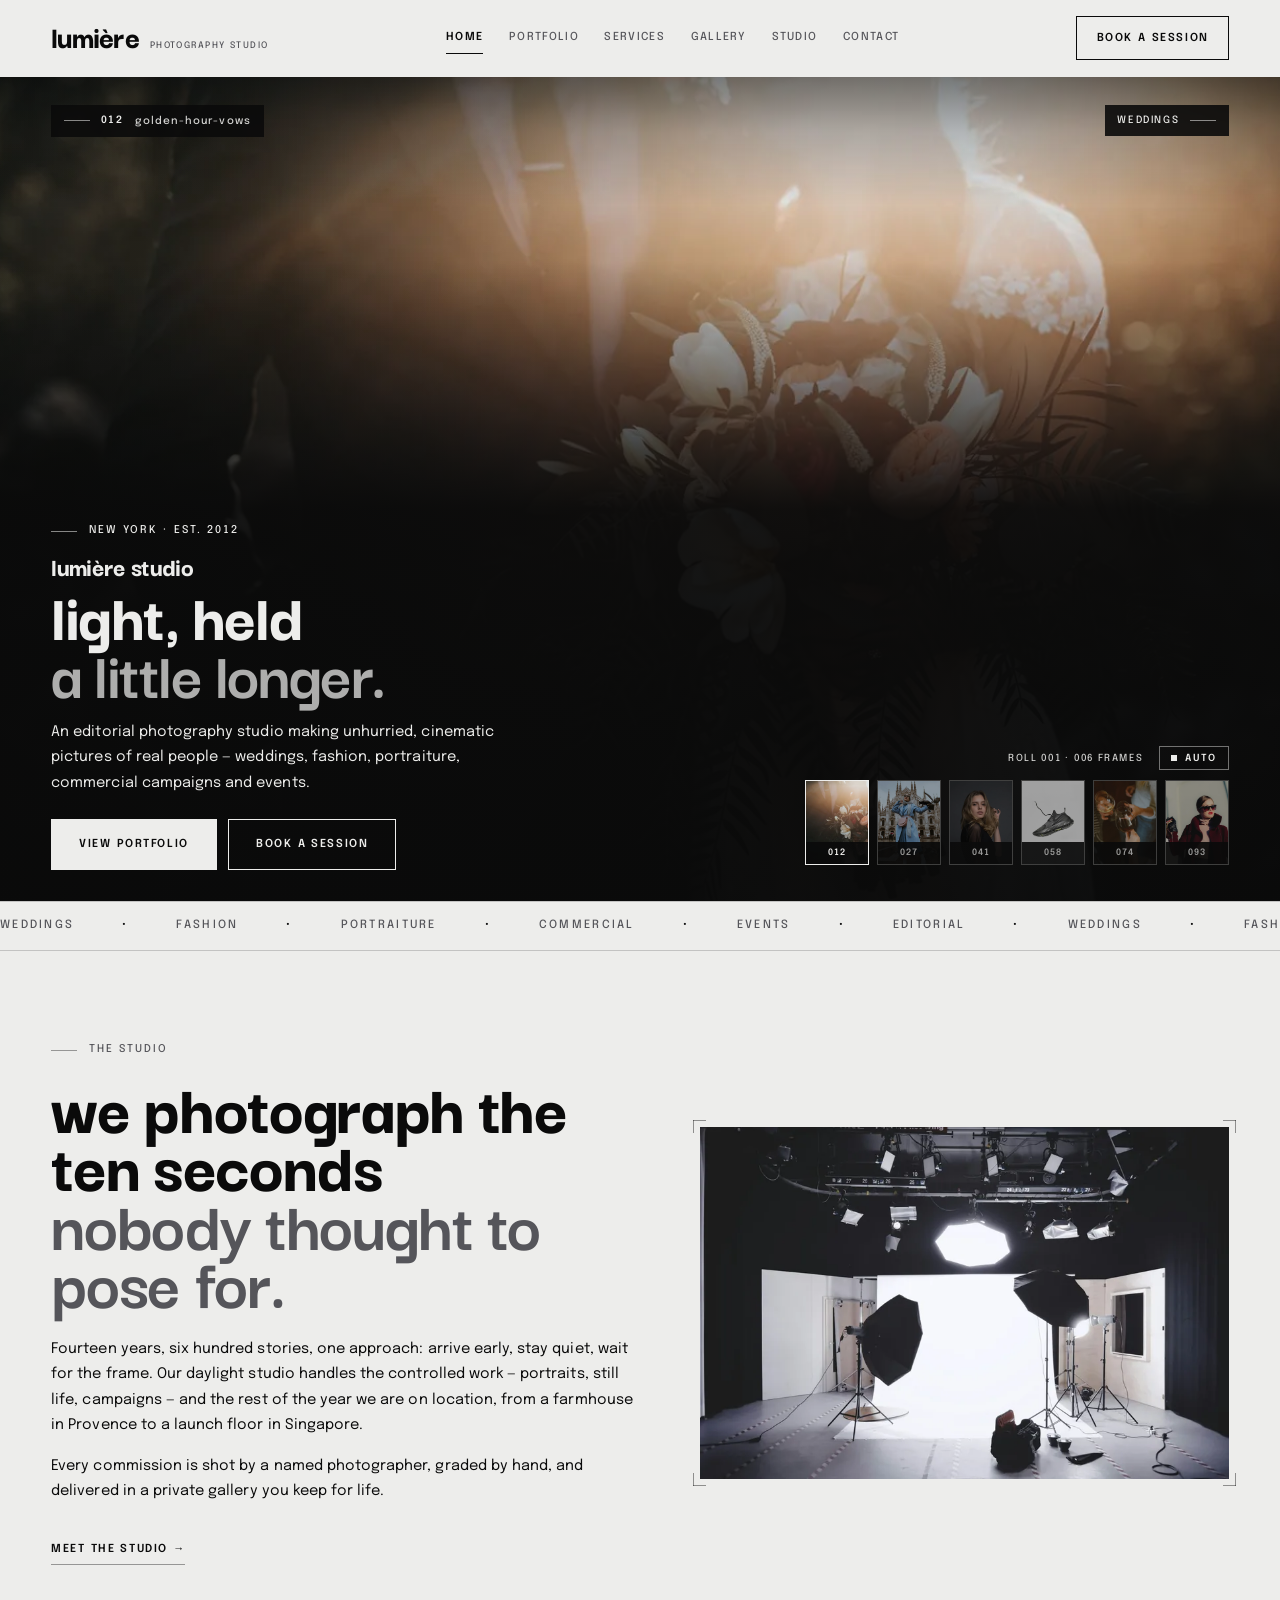
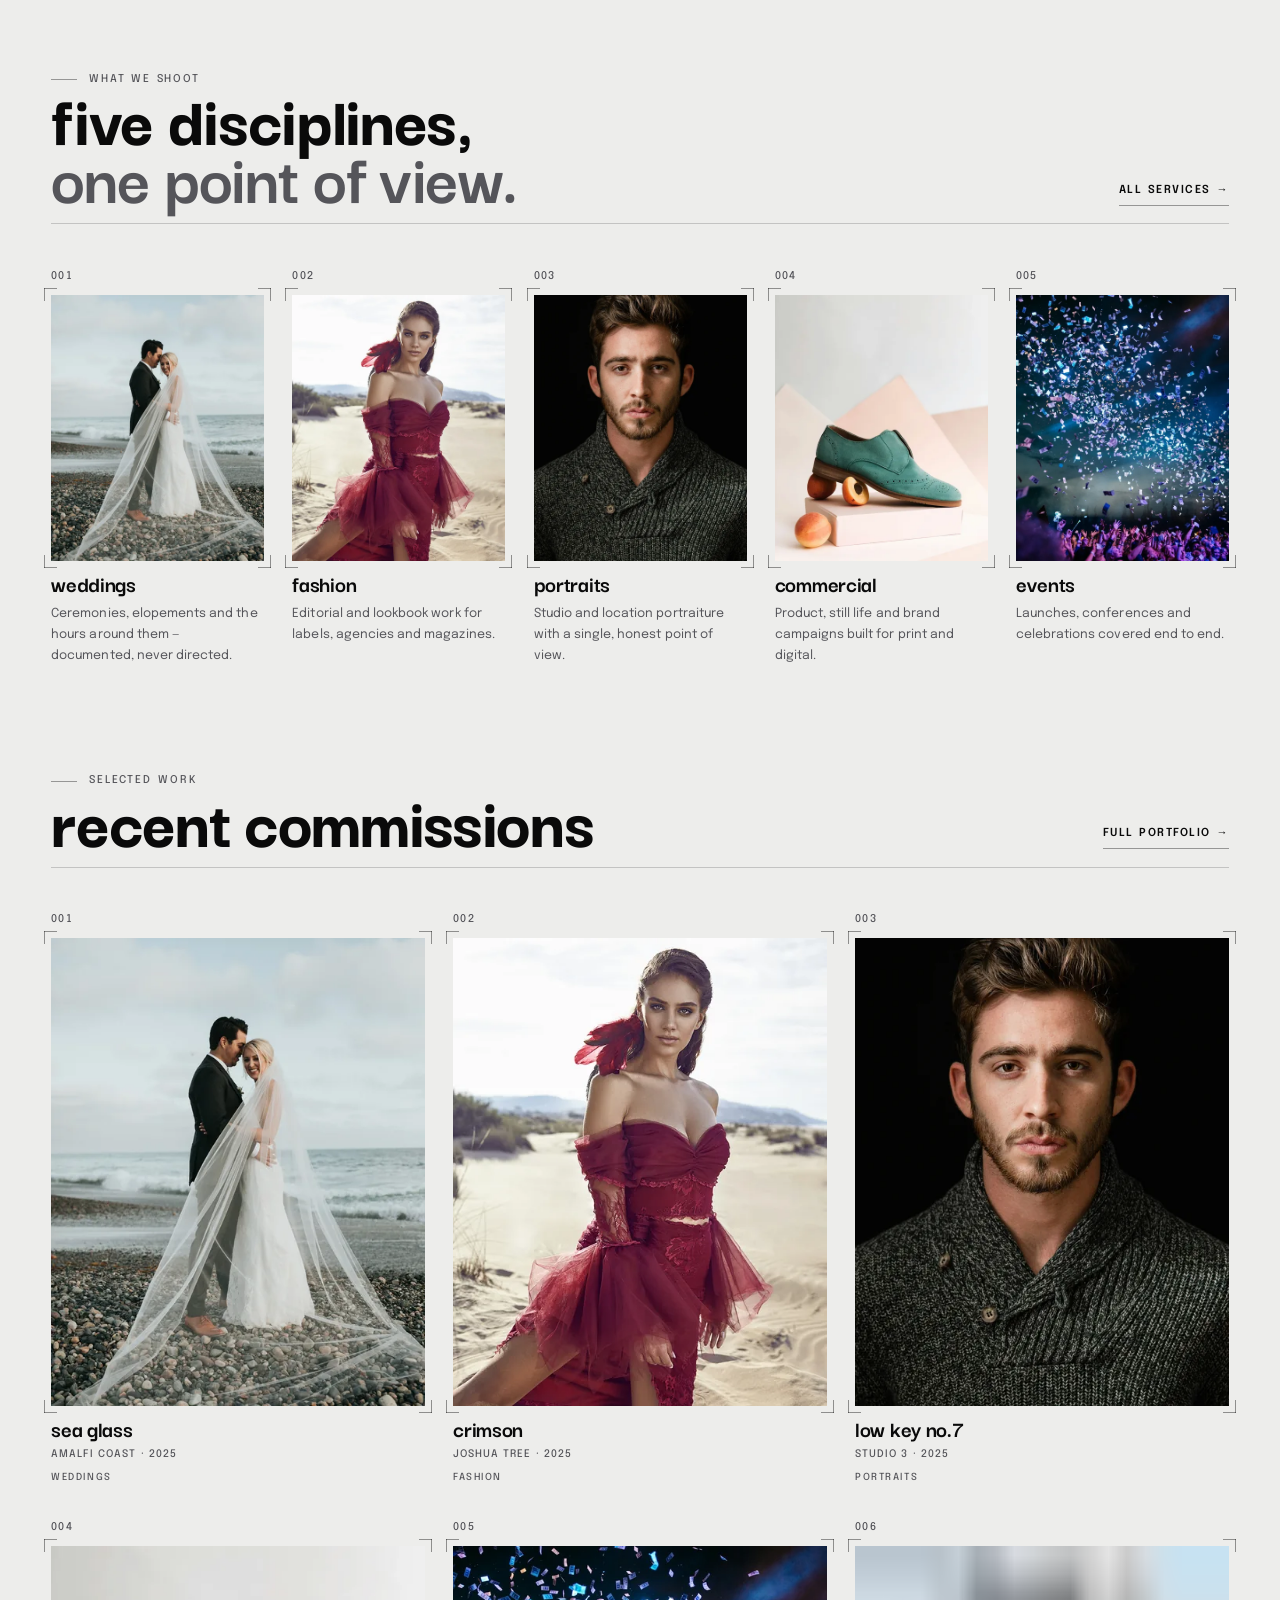
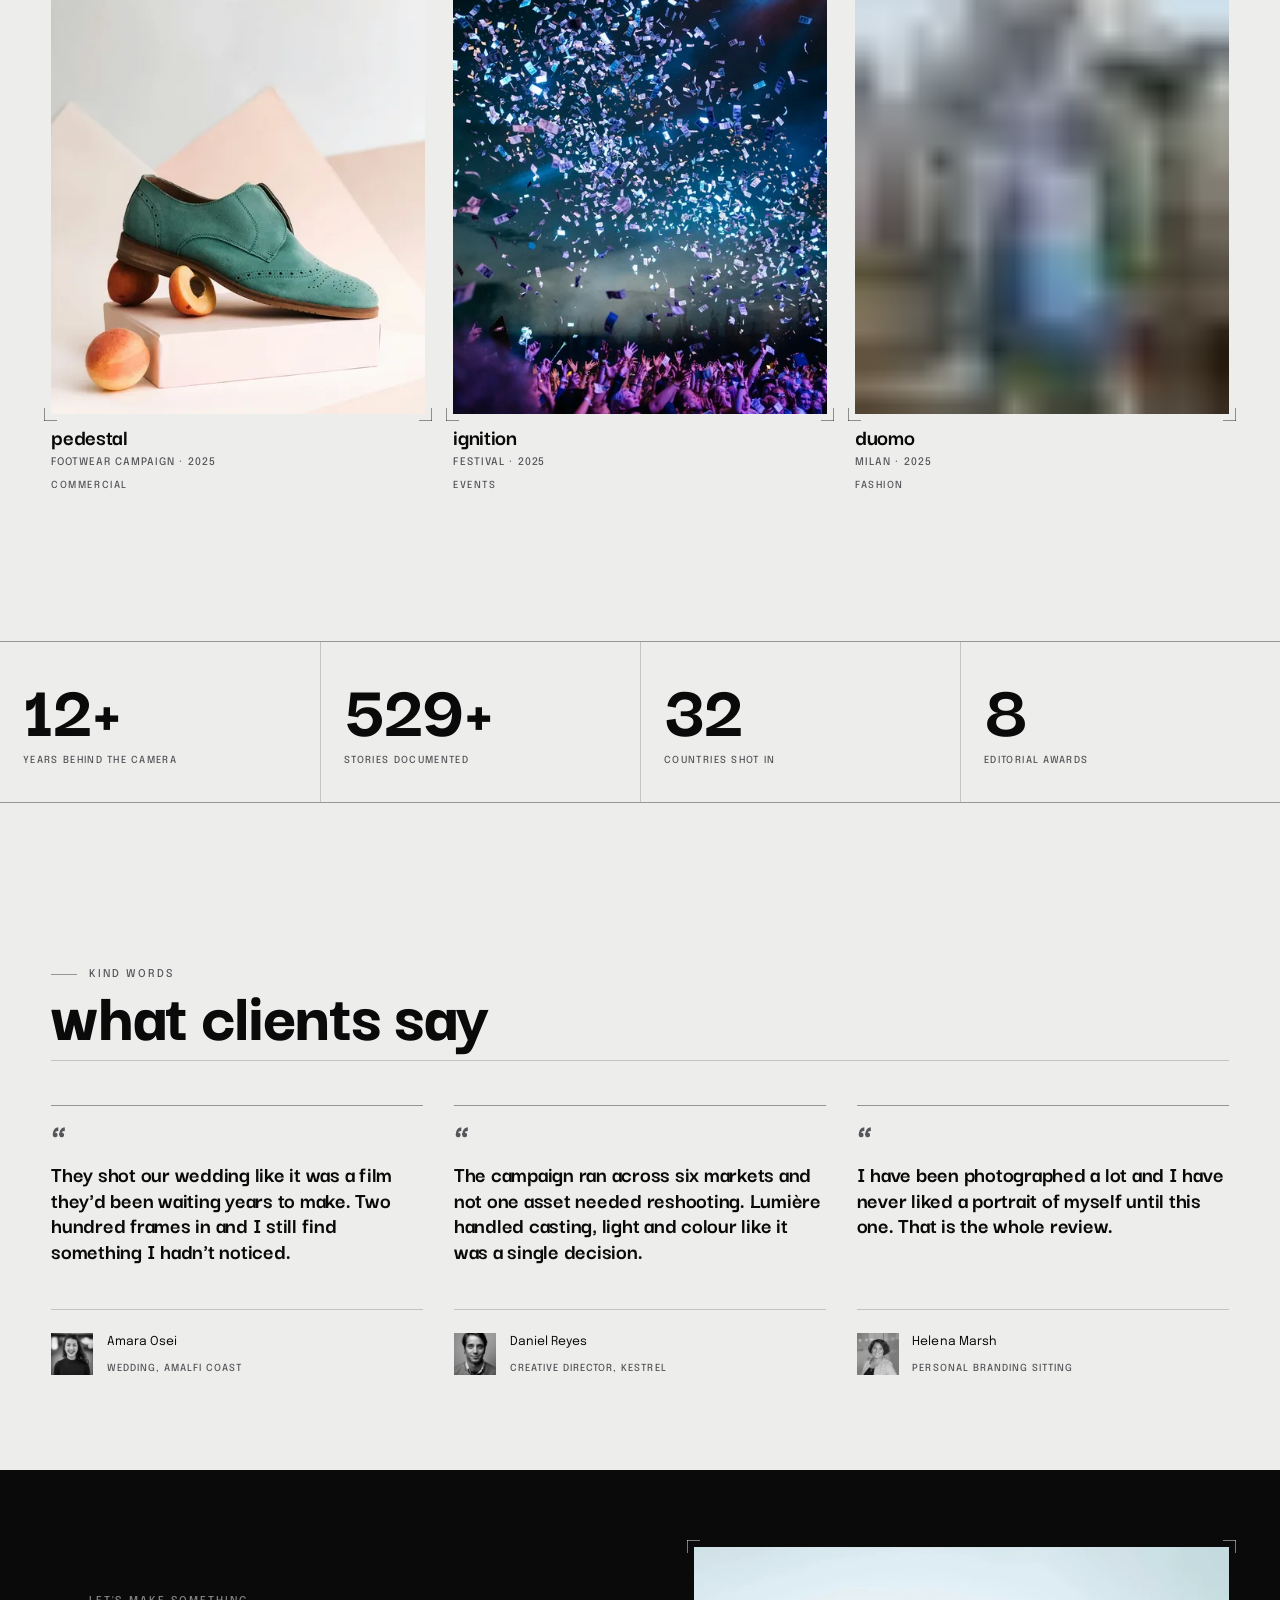
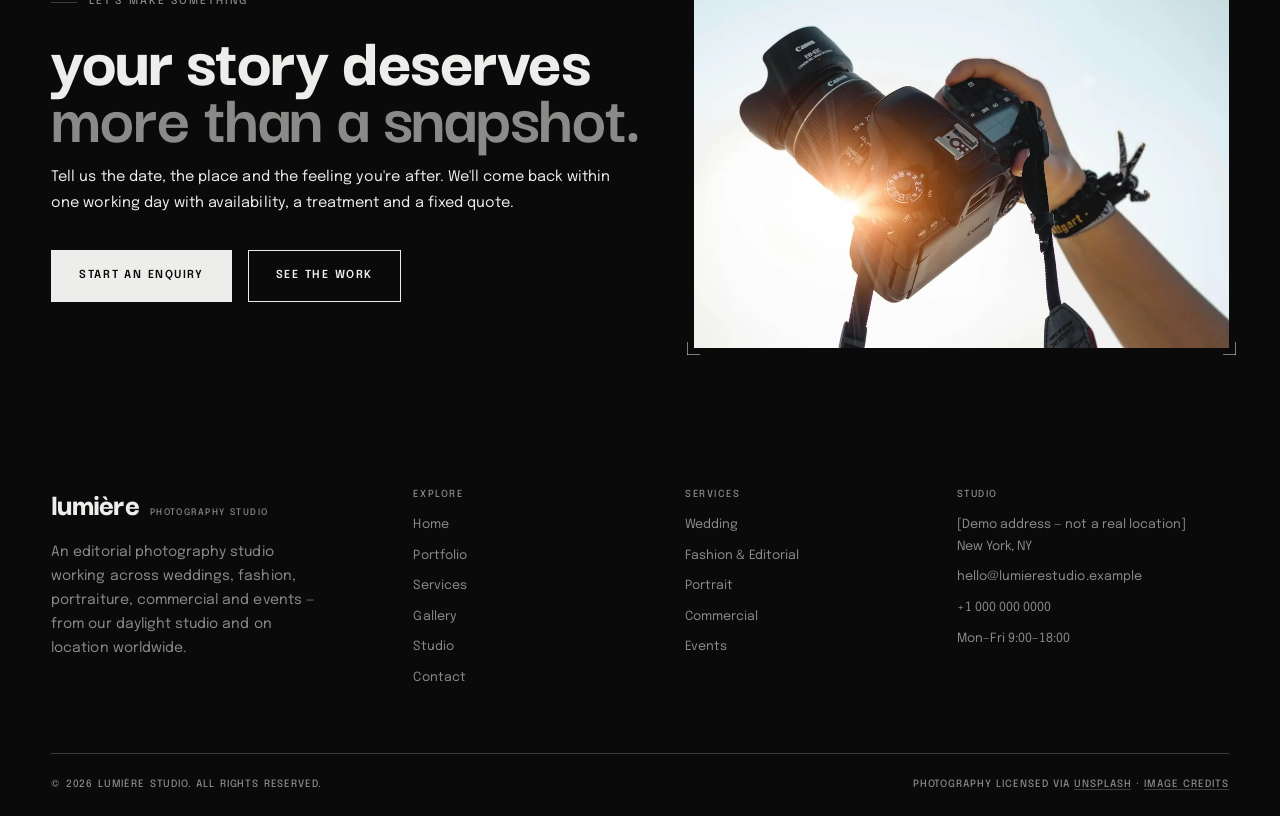
<file: index.html>
<!DOCTYPE html>
<html lang="en">
<head>
<meta charset="utf-8">
<meta name="viewport" content="width=device-width, initial-scale=1">
<title>Lumière Studio — Editorial Photography, New York</title>
<meta name="description" content="Lumière Studio is an editorial photography studio in New York shooting weddings, fashion, portraits, commercial campaigns and events worldwide.">
<meta name="theme-color" content="#EDEDEB">
<meta property="og:title" content="Lumière Studio — Editorial Photography, New York">
<meta property="og:description" content="Lumière Studio is an editorial photography studio in New York shooting weddings, fashion, portraits, commercial campaigns and events worldwide.">
<meta property="og:type" content="website">
<meta property="og:image" content="assets/images/hero/hero-golden-hour-vows-1400.webp">
<link rel="icon" href="assets/favicon.svg" type="image/svg+xml">
<link rel="preload" as="font" type="font/woff2" href="assets/fonts/darker-grotesque-latin-800-normal.woff2" crossorigin>
<link rel="preload" as="font" type="font/woff2" href="assets/fonts/epilogue-latin-400-normal.woff2" crossorigin>
<link rel="preload" as="font" type="font/woff2" href="assets/fonts/epilogue-latin-500-normal.woff2" crossorigin>
<link rel="preload" as="image" href="assets/images/hero/hero-golden-hour-vows-1400.webp" imagesrcset="assets/images/hero/hero-golden-hour-vows-900.webp 900w, assets/images/hero/hero-golden-hour-vows-1400.webp 1400w" imagesizes="100vw" fetchpriority="high">
<link rel="stylesheet" href="assets/css/main.css">
</head>
<body data-page="home">
<a class="skip" href="#main">Skip to content</a>
<header class="site-header">
  <div class="wrap site-header__in">
    <a class="brand" href="index.html" aria-label="Lumière Studio — home">
      <span class="brand__name">Lumière</span>
      <span class="brand__sub">Photography Studio</span>
    </a>
    <nav class="nav" aria-label="Primary"><a href="index.html" aria-current="page">Home</a><a href="portfolio.html">Portfolio</a><a href="services.html">Services</a><a href="gallery.html">Gallery</a><a href="about.html">Studio</a><a href="contact.html">Contact</a></nav>
    <a class="btn header-cta" href="contact.html">Book a Session</a>
    <button class="burger" aria-label="Menu" aria-expanded="false" aria-controls="mobile-nav"><span></span></button>
  </div>
</header>
<nav class="mobile-nav" id="mobile-nav" aria-label="Mobile">
  <a href="index.html">Home</a><a href="portfolio.html">Portfolio</a><a href="services.html">Services</a><a href="gallery.html">Gallery</a><a href="about.html">Studio</a><a href="contact.html">Contact</a>
  <div class="meta">hello@lumierestudio.example · +1 000 000 0000</div>
</nav>
<main id="main">
<!-- HOME HERO — the projected frame -->
<section class="proj" aria-label="Studio reel">
  <div class="proj__stage">

    <div class="proj__frames" data-proj-frames>
      <div class="proj__frame is-on" data-num="012" data-slug="golden-hour-vows" data-cat="Weddings" style="z-index:1">
        <img src="assets/images/hero/hero-golden-hour-vows-1400.webp" srcset="assets/images/hero/hero-golden-hour-vows-900.webp 900w, assets/images/hero/hero-golden-hour-vows-1400.webp 1400w" sizes="100vw" width="1400" height="787" alt="Bride backlit by golden evening sun, holding a bouquet" fetchpriority="high" loading="eager" decoding="async">
      </div>
      <div class="proj__frame" data-num="027" data-slug="duomo-editorial" data-cat="Fashion">
        <img style="object-position:50% 30%" src="assets/images/fashion/fashion-duomo-editorial-1000.webp" srcset="assets/images/fashion/fashion-duomo-editorial-480.webp 480w, assets/images/fashion/fashion-duomo-editorial-700.webp 700w, assets/images/fashion/fashion-duomo-editorial-1000.webp 1000w" sizes="100vw" width="1000" height="1250" alt="Street-style editorial shot in front of a cathedral facade" loading="lazy" decoding="async">
      </div>
      <div class="proj__frame" data-num="041" data-slug="low-key-studio" data-cat="Portraiture">
        <img style="object-position:50% 26%" src="assets/images/portraits/portrait-low-key-studio-1000.webp" srcset="assets/images/portraits/portrait-low-key-studio-480.webp 480w, assets/images/portraits/portrait-low-key-studio-700.webp 700w, assets/images/portraits/portrait-low-key-studio-1000.webp 1000w" sizes="100vw" width="1000" height="1250" alt="Low-key studio portrait of a woman in sheer black" loading="lazy" decoding="async">
      </div>
      <div class="proj__frame" data-num="058" data-slug="suspended-form" data-cat="Commercial">
        <img style="object-position:50% 44%" src="assets/images/commercial/commercial-suspended-form-1000.webp" srcset="assets/images/commercial/commercial-suspended-form-480.webp 480w, assets/images/commercial/commercial-suspended-form-700.webp 700w, assets/images/commercial/commercial-suspended-form-1000.webp 1000w" sizes="100vw" width="1000" height="1250" alt="Black running shoe suspended mid-air on white" loading="lazy" decoding="async">
      </div>
      <div class="proj__frame" data-num="074" data-slug="candlelit-toast" data-cat="Events">
        <img src="assets/images/hero/hero-candlelit-toast-1400.webp" srcset="assets/images/hero/hero-candlelit-toast-900.webp 900w, assets/images/hero/hero-candlelit-toast-1400.webp 1400w" sizes="100vw" width="1400" height="787" alt="Guests raising glasses in a warm candlelit toast" loading="lazy" decoding="async">
      </div>
      <div class="proj__frame" data-num="093" data-slug="editorial-street" data-cat="Editorial">
        <img src="assets/images/hero/hero-editorial-street-1400.webp" srcset="assets/images/hero/hero-editorial-street-900.webp 900w, assets/images/hero/hero-editorial-street-1400.webp 1400w" sizes="100vw" width="1400" height="787" alt="Fashion editorial: model in a burgundy coat with shopping bags" loading="lazy" decoding="async">
      </div>
    </div>

    <div class="proj__scrim" aria-hidden="true"></div>

    <div class="proj__ui">
      <div class="proj__top">
        <p class="proj__slate"><b data-proj-num>012</b><span data-proj-slug>golden-hour-vows</span></p>
        <p class="proj__cat" data-proj-cat>Weddings</p>
      </div>

      <div class="proj__bottom">
        <div class="proj__cap">
          <p class="eyebrow">New York · Est. 2012</p>
          <p class="proj__brand">Lumière Studio</p>
          <h1 class="proj__h">Light, held<br><span class="italic">a little longer.</span></h1>
          <p class="lead">An editorial photography studio making unhurried, cinematic pictures of real people — weddings, fashion, portraiture, commercial campaigns and events.</p>
          <div class="proj__actions">
            <a class="btn btn--solid" href="portfolio.html">View portfolio</a>
            <a class="btn" href="contact.html">Book a session</a>
          </div>
        </div>

        <div class="proj__reel">
          <div class="proj__reelhead">
            <p class="proj__reellabel" id="proj-reel-label">Roll 001 · 006 frames</p>
            <button type="button" class="proj__mode" data-proj-mode aria-pressed="false">Auto</button>
          </div>
          <ul class="proj__strip" data-proj-strip aria-labelledby="proj-reel-label">
            <li><button type="button" class="proj__thumb is-on" data-proj-go="0" aria-current="true" aria-label="Show frame 012 — golden-hour-vows, Weddings"><img src="assets/images/hero/hero-golden-hour-vows-900.webp" alt="" width="900" height="506" loading="eager" decoding="async"><span class="proj__thumbn">012</span></button></li>
            <li><button type="button" class="proj__thumb" data-proj-go="1" aria-label="Show frame 027 — duomo-editorial, Fashion"><img src="assets/images/fashion/fashion-duomo-editorial-480.webp" alt="" width="480" height="600" loading="eager" decoding="async"><span class="proj__thumbn">027</span></button></li>
            <li><button type="button" class="proj__thumb" data-proj-go="2" aria-label="Show frame 041 — low-key-studio, Portraiture"><img src="assets/images/portraits/portrait-low-key-studio-480.webp" alt="" width="480" height="600" loading="eager" decoding="async"><span class="proj__thumbn">041</span></button></li>
            <li><button type="button" class="proj__thumb" data-proj-go="3" aria-label="Show frame 058 — suspended-form, Commercial"><img src="assets/images/commercial/commercial-suspended-form-480.webp" alt="" width="480" height="600" loading="eager" decoding="async"><span class="proj__thumbn">058</span></button></li>
            <li><button type="button" class="proj__thumb" data-proj-go="4" aria-label="Show frame 074 — candlelit-toast, Events"><img src="assets/images/hero/hero-candlelit-toast-900.webp" alt="" width="900" height="506" loading="eager" decoding="async"><span class="proj__thumbn">074</span></button></li>
            <li><button type="button" class="proj__thumb" data-proj-go="5" aria-label="Show frame 093 — editorial-street, Editorial"><img src="assets/images/hero/hero-editorial-street-900.webp" alt="" width="900" height="506" loading="eager" decoding="async"><span class="proj__thumbn">093</span></button></li>
          </ul>
        </div>
      </div>
    </div>
  </div>
  <p class="vh" aria-live="polite" data-proj-live></p>
</section>

<div class="marquee" aria-hidden="true">
  <div class="marquee__t">
    <span>Weddings <i>&bull;</i> Fashion <i>&bull;</i> Portraiture <i>&bull;</i> Commercial <i>&bull;</i> Events <i>&bull;</i> Editorial <i>&bull;</i></span>
    <span>Weddings <i>&bull;</i> Fashion <i>&bull;</i> Portraiture <i>&bull;</i> Commercial <i>&bull;</i> Events <i>&bull;</i> Editorial <i>&bull;</i></span>
  </div>
</div>

<section class="section">
  <div class="wrap split split--wide">
    <div class="rv">
      <p class="eyebrow">The studio</p>
      <h2 class="h2">We photograph the ten seconds<br><span class="italic">nobody thought to pose for.</span></h2>
      <p class="lead" style="margin-top:1.6rem">Fourteen years, six hundred stories, one approach: arrive early, stay quiet, wait for the frame. Our daylight studio handles the controlled work — portraits, still life, campaigns — and the rest of the year we are on location, from a farmhouse in Provence to a launch floor in Singapore.</p>
      <p class="lead">Every commission is shot by a named photographer, graded by hand, and delivered in a private gallery you keep for life.</p>
      <div style="margin-top:2rem"><a class="link-u" href="about.html">Meet the studio &rarr;</a></div>
    </div>
    <div class="rv"><span class="crop"><span class="media ar-3x2" style="background-image:url([data-uri])"><img src="assets/images/about/about-studio-floor-1200.webp" srcset="assets/images/about/about-studio-floor-520.webp 520w, assets/images/about/about-studio-floor-800.webp 800w, assets/images/about/about-studio-floor-1200.webp 1200w" sizes="(max-width:900px) 100vw, 55vw" width="1200" height="800" alt="The studio floor with softboxes and lighting stands set up" loading="lazy" decoding="async"></span></span></div>
  </div>
</section>

<section class="section" style="padding-top:0">
  <div class="wrap">
    <div class="section-head rv">
      <div>
        <p class="eyebrow">What we shoot</p>
        <h2 class="h2">Five disciplines,<br><span class="italic">one point of view.</span></h2>
      </div>
      <a class="link-u" href="services.html">All services &rarr;</a>
    </div>
    <div class="sheet sheet--5">
      <a class="frame rv" href="portfolio.html#weddings">
  <span class="frame__n">001</span>
  <span class="crop"><span class="media" style="background-image:url([data-uri])"><img src="assets/images/weddings/cover-weddings-1000.webp" srcset="assets/images/weddings/cover-weddings-480.webp 480w, assets/images/weddings/cover-weddings-700.webp 700w, assets/images/weddings/cover-weddings-1000.webp 1000w" sizes="(max-width:560px) 100vw, (max-width:900px) 50vw, 33vw" width="1000" height="1250" alt="Bride and groom on a pebble beach, veil trailing in the wind" loading="lazy" decoding="async"></span></span>
  <span class="frame__cap">
    <span class="frame__t">Weddings</span>
    <span class="frame__d">Ceremonies, elopements and the hours around them — documented, never directed.</span>
  </span>
</a><a class="frame rv" href="portfolio.html#fashion">
  <span class="frame__n">002</span>
  <span class="crop"><span class="media" style="background-image:url([data-uri])"><img src="assets/images/fashion/cover-fashion-1000.webp" srcset="assets/images/fashion/cover-fashion-480.webp 480w, assets/images/fashion/cover-fashion-700.webp 700w, assets/images/fashion/cover-fashion-1000.webp 1000w" sizes="(max-width:560px) 100vw, (max-width:900px) 50vw, 33vw" width="1000" height="1250" alt="Model in a red tulle gown photographed in desert light" loading="lazy" decoding="async"></span></span>
  <span class="frame__cap">
    <span class="frame__t">Fashion</span>
    <span class="frame__d">Editorial and lookbook work for labels, agencies and magazines.</span>
  </span>
</a><a class="frame rv" href="portfolio.html#portraits">
  <span class="frame__n">003</span>
  <span class="crop"><span class="media" style="background-image:url([data-uri])"><img src="assets/images/portraits/cover-portraits-1000.webp" srcset="assets/images/portraits/cover-portraits-480.webp 480w, assets/images/portraits/cover-portraits-700.webp 700w, assets/images/portraits/cover-portraits-1000.webp 1000w" sizes="(max-width:560px) 100vw, (max-width:900px) 50vw, 33vw" width="1000" height="1250" alt="Low-key studio portrait of a man against a black backdrop" loading="lazy" decoding="async"></span></span>
  <span class="frame__cap">
    <span class="frame__t">Portraits</span>
    <span class="frame__d">Studio and location portraiture with a single, honest point of view.</span>
  </span>
</a><a class="frame rv" href="portfolio.html#commercial">
  <span class="frame__n">004</span>
  <span class="crop"><span class="media" style="background-image:url([data-uri])"><img src="assets/images/commercial/cover-commercial-1000.webp" srcset="assets/images/commercial/cover-commercial-480.webp 480w, assets/images/commercial/cover-commercial-700.webp 700w, assets/images/commercial/cover-commercial-1000.webp 1000w" sizes="(max-width:560px) 100vw, (max-width:900px) 50vw, 33vw" width="1000" height="1250" alt="Green leather brogue styled on a sculptural pedestal" loading="lazy" decoding="async"></span></span>
  <span class="frame__cap">
    <span class="frame__t">Commercial</span>
    <span class="frame__d">Product, still life and brand campaigns built for print and digital.</span>
  </span>
</a><a class="frame rv" href="portfolio.html#events">
  <span class="frame__n">005</span>
  <span class="crop"><span class="media" style="background-image:url([data-uri])"><img src="assets/images/events/cover-events-700.webp" srcset="assets/images/events/cover-events-480.webp 480w, assets/images/events/cover-events-700.webp 700w" sizes="(max-width:560px) 100vw, (max-width:900px) 50vw, 33vw" width="700" height="875" alt="Confetti bursting over a crowd under stage lights" loading="lazy" decoding="async"></span></span>
  <span class="frame__cap">
    <span class="frame__t">Events</span>
    <span class="frame__d">Launches, conferences and celebrations covered end to end.</span>
  </span>
</a>
    </div>
  </div>
</section>

<section class="section" style="padding-top:0">
  <div class="wrap">
    <div class="section-head rv">
      <div>
        <p class="eyebrow">Selected work</p>
        <h2 class="h2">Recent commissions</h2>
      </div>
      <a class="link-u" href="portfolio.html">Full portfolio &rarr;</a>
    </div>
    <div class="sheet sheet--3">
      <a class="frame rv" href="#" data-cat="weddings" data-lightbox="assets/images/weddings/cover-weddings-1000.webp" data-alt="Bride and groom on a pebble beach, veil trailing in the wind" data-caption="Sea Glass — Weddings, Amalfi Coast 2025">
  <span class="frame__n">001</span>
  <span class="crop"><span class="media" style="background-image:url([data-uri])"><img src="assets/images/weddings/cover-weddings-1000.webp" srcset="assets/images/weddings/cover-weddings-480.webp 480w, assets/images/weddings/cover-weddings-700.webp 700w, assets/images/weddings/cover-weddings-1000.webp 1000w" sizes="(max-width:560px) 100vw, (max-width:900px) 50vw, 33vw" width="1000" height="1250" alt="Bride and groom on a pebble beach, veil trailing in the wind" loading="lazy" decoding="async"></span></span>
  <span class="frame__cap">
    <span class="frame__t">Sea Glass</span>
    <span class="frame__m">Amalfi Coast · 2025</span>
    <span class="frame__c">Weddings</span>
  </span>
</a><a class="frame rv" href="#" data-cat="fashion" data-lightbox="assets/images/fashion/cover-fashion-1000.webp" data-alt="Model in a red tulle gown photographed in desert light" data-caption="Crimson — Fashion, Joshua Tree 2025">
  <span class="frame__n">002</span>
  <span class="crop"><span class="media" style="background-image:url([data-uri])"><img src="assets/images/fashion/cover-fashion-1000.webp" srcset="assets/images/fashion/cover-fashion-480.webp 480w, assets/images/fashion/cover-fashion-700.webp 700w, assets/images/fashion/cover-fashion-1000.webp 1000w" sizes="(max-width:560px) 100vw, (max-width:900px) 50vw, 33vw" width="1000" height="1250" alt="Model in a red tulle gown photographed in desert light" loading="lazy" decoding="async"></span></span>
  <span class="frame__cap">
    <span class="frame__t">Crimson</span>
    <span class="frame__m">Joshua Tree · 2025</span>
    <span class="frame__c">Fashion</span>
  </span>
</a><a class="frame rv" href="#" data-cat="portraits" data-lightbox="assets/images/portraits/cover-portraits-1000.webp" data-alt="Low-key studio portrait of a man against a black backdrop" data-caption="Low Key No.7 — Portraits, Studio 3 2025">
  <span class="frame__n">003</span>
  <span class="crop"><span class="media" style="background-image:url([data-uri])"><img src="assets/images/portraits/cover-portraits-1000.webp" srcset="assets/images/portraits/cover-portraits-480.webp 480w, assets/images/portraits/cover-portraits-700.webp 700w, assets/images/portraits/cover-portraits-1000.webp 1000w" sizes="(max-width:560px) 100vw, (max-width:900px) 50vw, 33vw" width="1000" height="1250" alt="Low-key studio portrait of a man against a black backdrop" loading="lazy" decoding="async"></span></span>
  <span class="frame__cap">
    <span class="frame__t">Low Key No.7</span>
    <span class="frame__m">Studio 3 · 2025</span>
    <span class="frame__c">Portraits</span>
  </span>
</a><a class="frame rv" href="#" data-cat="commercial" data-lightbox="assets/images/commercial/cover-commercial-1000.webp" data-alt="Green leather brogue styled on a sculptural pedestal" data-caption="Pedestal — Commercial, Footwear campaign 2025">
  <span class="frame__n">004</span>
  <span class="crop"><span class="media" style="background-image:url([data-uri])"><img src="assets/images/commercial/cover-commercial-1000.webp" srcset="assets/images/commercial/cover-commercial-480.webp 480w, assets/images/commercial/cover-commercial-700.webp 700w, assets/images/commercial/cover-commercial-1000.webp 1000w" sizes="(max-width:560px) 100vw, (max-width:900px) 50vw, 33vw" width="1000" height="1250" alt="Green leather brogue styled on a sculptural pedestal" loading="lazy" decoding="async"></span></span>
  <span class="frame__cap">
    <span class="frame__t">Pedestal</span>
    <span class="frame__m">Footwear campaign · 2025</span>
    <span class="frame__c">Commercial</span>
  </span>
</a><a class="frame rv" href="#" data-cat="events" data-lightbox="assets/images/events/cover-events-700.webp" data-alt="Confetti bursting over a crowd under stage lights" data-caption="Ignition — Events, Festival 2025">
  <span class="frame__n">005</span>
  <span class="crop"><span class="media" style="background-image:url([data-uri])"><img src="assets/images/events/cover-events-700.webp" srcset="assets/images/events/cover-events-480.webp 480w, assets/images/events/cover-events-700.webp 700w" sizes="(max-width:560px) 100vw, (max-width:900px) 50vw, 33vw" width="700" height="875" alt="Confetti bursting over a crowd under stage lights" loading="lazy" decoding="async"></span></span>
  <span class="frame__cap">
    <span class="frame__t">Ignition</span>
    <span class="frame__m">Festival · 2025</span>
    <span class="frame__c">Events</span>
  </span>
</a><a class="frame rv" href="#" data-cat="fashion" data-lightbox="assets/images/fashion/fashion-duomo-editorial-1000.webp" data-alt="Street-style editorial shot in front of a cathedral facade" data-caption="Duomo — Fashion, Milan 2025">
  <span class="frame__n">006</span>
  <span class="crop"><span class="media" style="background-image:url([data-uri])"><img src="assets/images/fashion/fashion-duomo-editorial-1000.webp" srcset="assets/images/fashion/fashion-duomo-editorial-480.webp 480w, assets/images/fashion/fashion-duomo-editorial-700.webp 700w, assets/images/fashion/fashion-duomo-editorial-1000.webp 1000w" sizes="(max-width:560px) 100vw, (max-width:900px) 50vw, 33vw" width="1000" height="1250" alt="Street-style editorial shot in front of a cathedral facade" loading="lazy" decoding="async"></span></span>
  <span class="frame__cap">
    <span class="frame__t">Duomo</span>
    <span class="frame__m">Milan · 2025</span>
    <span class="frame__c">Fashion</span>
  </span>
</a>
    </div>
  </div>
</section>

<section class="section--tight"><div class="stats"><div class="stat rv"><div class="stat__n"><span data-count="14" data-suffix="+">0</span></div><div class="stat__l">Years behind the camera</div></div><div class="stat rv"><div class="stat__n"><span data-count="620" data-suffix="+">0</span></div><div class="stat__l">Stories documented</div></div><div class="stat rv"><div class="stat__n"><span data-count="38" data-suffix="">0</span></div><div class="stat__l">Countries shot in</div></div><div class="stat rv"><div class="stat__n"><span data-count="9" data-suffix="">0</span></div><div class="stat__l">Editorial awards</div></div></div></section>

<section class="section">
  <div class="wrap">
    <div class="section-head rv">
      <div>
        <p class="eyebrow">Kind words</p>
        <h2 class="h2">What clients say</h2>
      </div>
    </div>
    <div class="grid g-3"><figure class="quote rv" style="margin:0">
  <div class="quote__mark">&ldquo;</div>
  <p>They shot our wedding like it was a film they'd been waiting years to make. Two hundred frames in and I still find something I hadn't noticed.</p>
  <figcaption class="quote__by">
    <img src="assets/images/about/avatar-client-02-200.webp" srcset="assets/images/about/avatar-client-02-200.webp 200w" sizes="88px" width="200" height="200" alt="Portrait of Amara Osei" loading="lazy" decoding="async">
    <span><span class="quote__n">Amara Osei</span><br><span class="quote__r">Wedding, Amalfi Coast</span></span>
  </figcaption>
</figure>
<figure class="quote rv" style="margin:0">
  <div class="quote__mark">&ldquo;</div>
  <p>The campaign ran across six markets and not one asset needed reshooting. Lumière handled casting, light and colour like it was a single decision.</p>
  <figcaption class="quote__by">
    <img src="assets/images/about/avatar-client-01-200.webp" srcset="assets/images/about/avatar-client-01-200.webp 200w" sizes="88px" width="200" height="200" alt="Portrait of Daniel Reyes" loading="lazy" decoding="async">
    <span><span class="quote__n">Daniel Reyes</span><br><span class="quote__r">Creative Director, Kestrel</span></span>
  </figcaption>
</figure>
<figure class="quote rv" style="margin:0">
  <div class="quote__mark">&ldquo;</div>
  <p>I have been photographed a lot and I have never liked a portrait of myself until this one. That is the whole review.</p>
  <figcaption class="quote__by">
    <img src="assets/images/about/avatar-client-03-200.webp" srcset="assets/images/about/avatar-client-03-200.webp 200w" sizes="88px" width="200" height="200" alt="Portrait of Helena Marsh" loading="lazy" decoding="async">
    <span><span class="quote__n">Helena Marsh</span><br><span class="quote__r">Personal branding sitting</span></span>
  </figcaption>
</figure></div>
  </div>
</section>

<section class="cta-band">
  <div class="wrap cta-band__in">
    <div class="cta-band__text rv">
    <p class="eyebrow">Let's make something</p>
    <h2 class="h1">Your story deserves<br><span class="italic">more than a snapshot.</span></h2>
    <p class="lead" style="margin-top:1.4rem">Tell us the date, the place and the feeling you're after. We'll come back within one working day with availability, a treatment and a fixed quote.</p>
    <div style="display:flex;gap:1rem;flex-wrap:wrap;margin-top:2.2rem">
      <a class="btn btn--solid" href="contact.html">Start an enquiry</a>
      <a class="btn" href="portfolio.html">See the work</a>
    </div>
    </div>
    <div class="on-ink rv"><span class="crop"><span class="media"><img src="assets/images/about/about-behind-the-scenes-1200.webp" srcset="assets/images/about/about-behind-the-scenes-520.webp 520w, assets/images/about/about-behind-the-scenes-800.webp 800w, assets/images/about/about-behind-the-scenes-1200.webp 1200w" sizes="100vw" width="1200" height="800" alt="Photographer lifting a camera into backlit sun" loading="lazy" decoding="async"></span></span></div>
  </div>
</section>
</main>
<footer class="site-footer">
  <div class="wrap">
    <div class="footer-top">
      <div class="footer-col">
        <a class="brand" href="index.html" style="margin-bottom:1.2rem">
          <span class="brand__name">Lumière</span>
          <span class="brand__sub">Photography Studio</span>
        </a>
        <p class="muted" style="font-size:.88rem;max-width:34ch">An editorial photography studio working across weddings, fashion, portraiture, commercial and events — from our daylight studio and on location worldwide.</p>
      </div>
      <div class="footer-col">
        <h4>Explore</h4>
        <ul><li><a href="index.html">Home</a></li><li><a href="portfolio.html">Portfolio</a></li><li><a href="services.html">Services</a></li><li><a href="gallery.html">Gallery</a></li><li><a href="about.html">Studio</a></li><li><a href="contact.html">Contact</a></li></ul>
      </div>
      <div class="footer-col">
        <h4>Services</h4>
        <ul>
          <li><a href="services.html#wedding">Wedding</a></li>
          <li><a href="services.html#fashion">Fashion &amp; Editorial</a></li>
          <li><a href="services.html#portrait">Portrait</a></li>
          <li><a href="services.html#commercial">Commercial</a></li>
          <li><a href="services.html#event">Events</a></li>
        </ul>
      </div>
      <div class="footer-col">
        <h4>Studio</h4>
        <ul>
          <li>[Demo address — not a real location]<br>New York, NY</li>
          <li><a href="mailto:hello@lumierestudio.example">hello@lumierestudio.example</a></li>
          <li><a href="tel:+10000000000">+1 000 000 0000</a></li>
          <li>Mon–Fri 9:00–18:00</li>
        </ul>
      </div>
    </div>
    <div class="footer-bot">
      <span>© <span data-year>2026</span> Lumière Studio. All rights reserved.</span>
      <span>Photography licensed via <a href="https://unsplash.com/license" rel="noopener">Unsplash</a> · <a href="CREDITS.md">Image credits</a></span>
    </div>
  </div>
</footer>
<div class="lb" role="dialog" aria-modal="true" aria-label="Image viewer">
  <button class="lb__close" aria-label="Close viewer">&#10005;</button>
  <button class="lb__btn lb__prev" aria-label="Previous image">&#8592;</button>
  <img src="[data-uri]" alt="">
  <button class="lb__btn lb__next" aria-label="Next image">&#8594;</button>
  <div class="lb__cap"></div>
</div>
<script src="assets/js/main.js" defer></script>
</body>
</html>
</file>
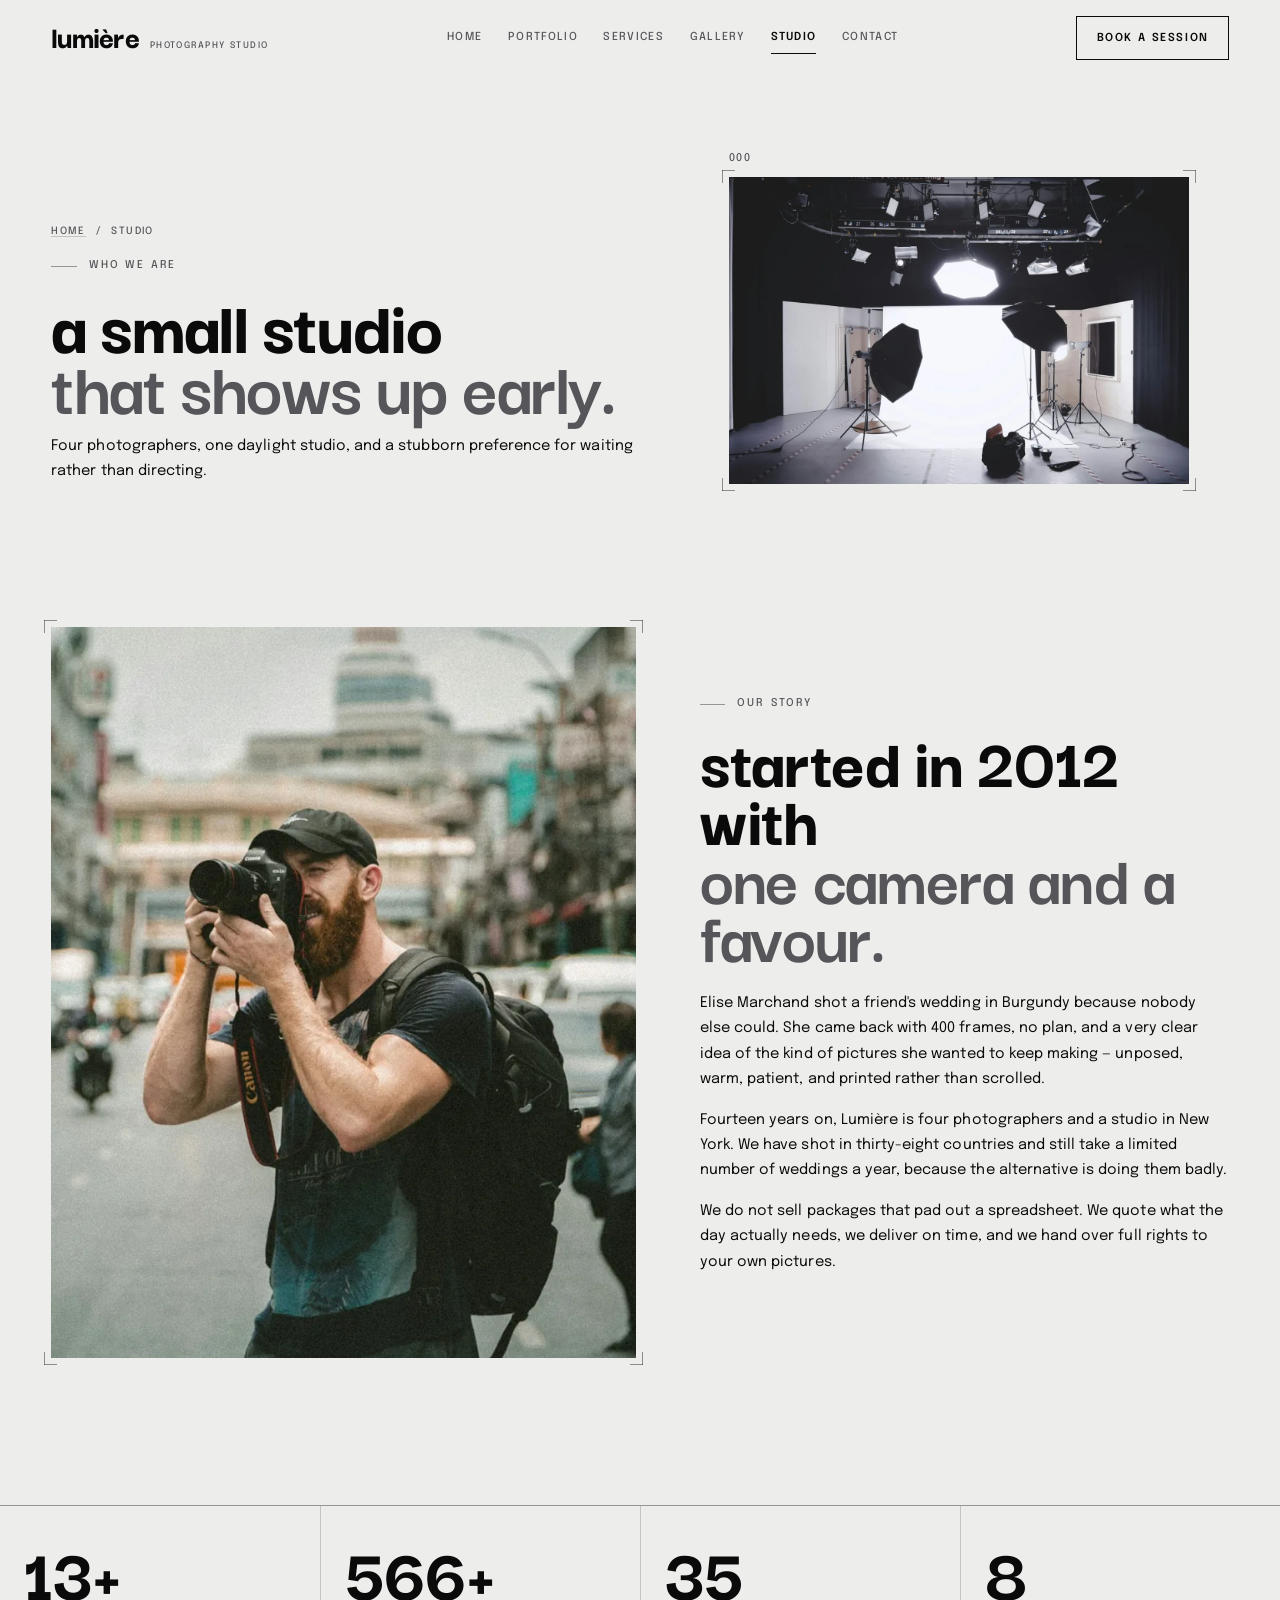
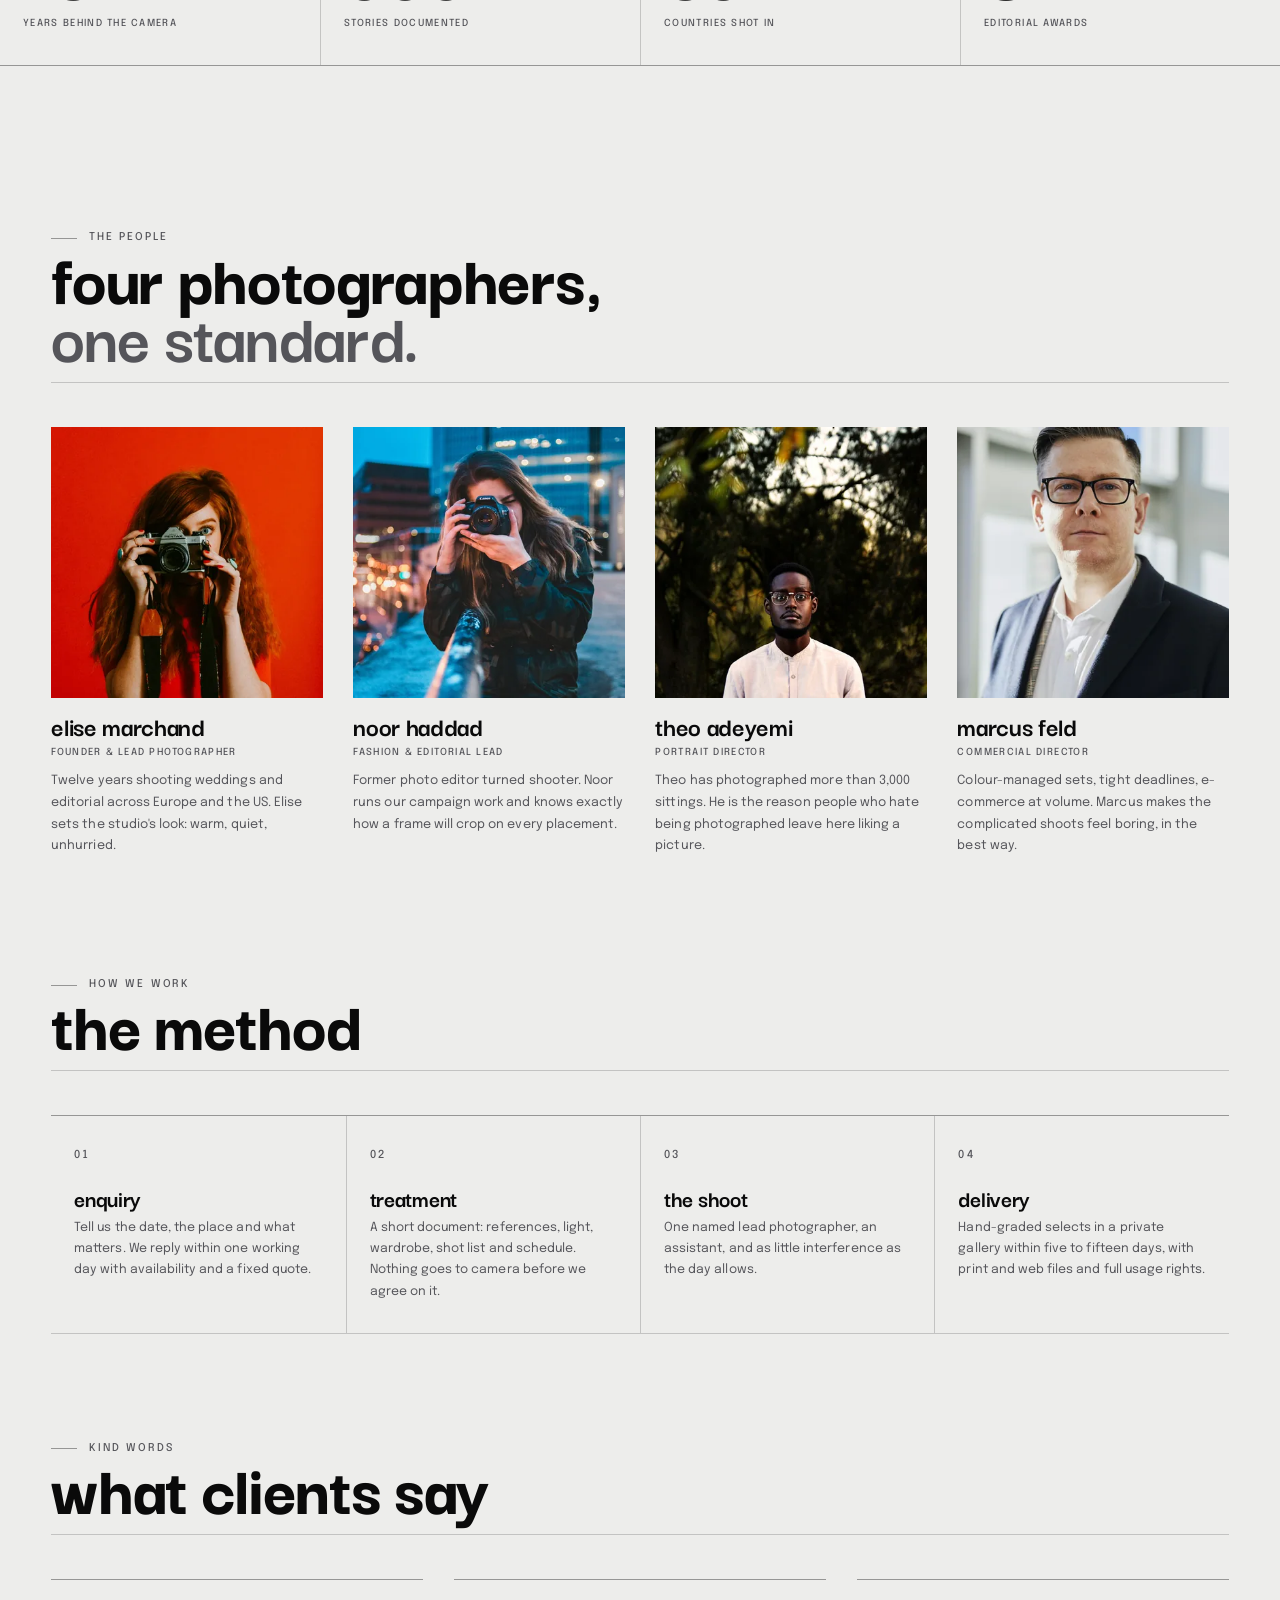
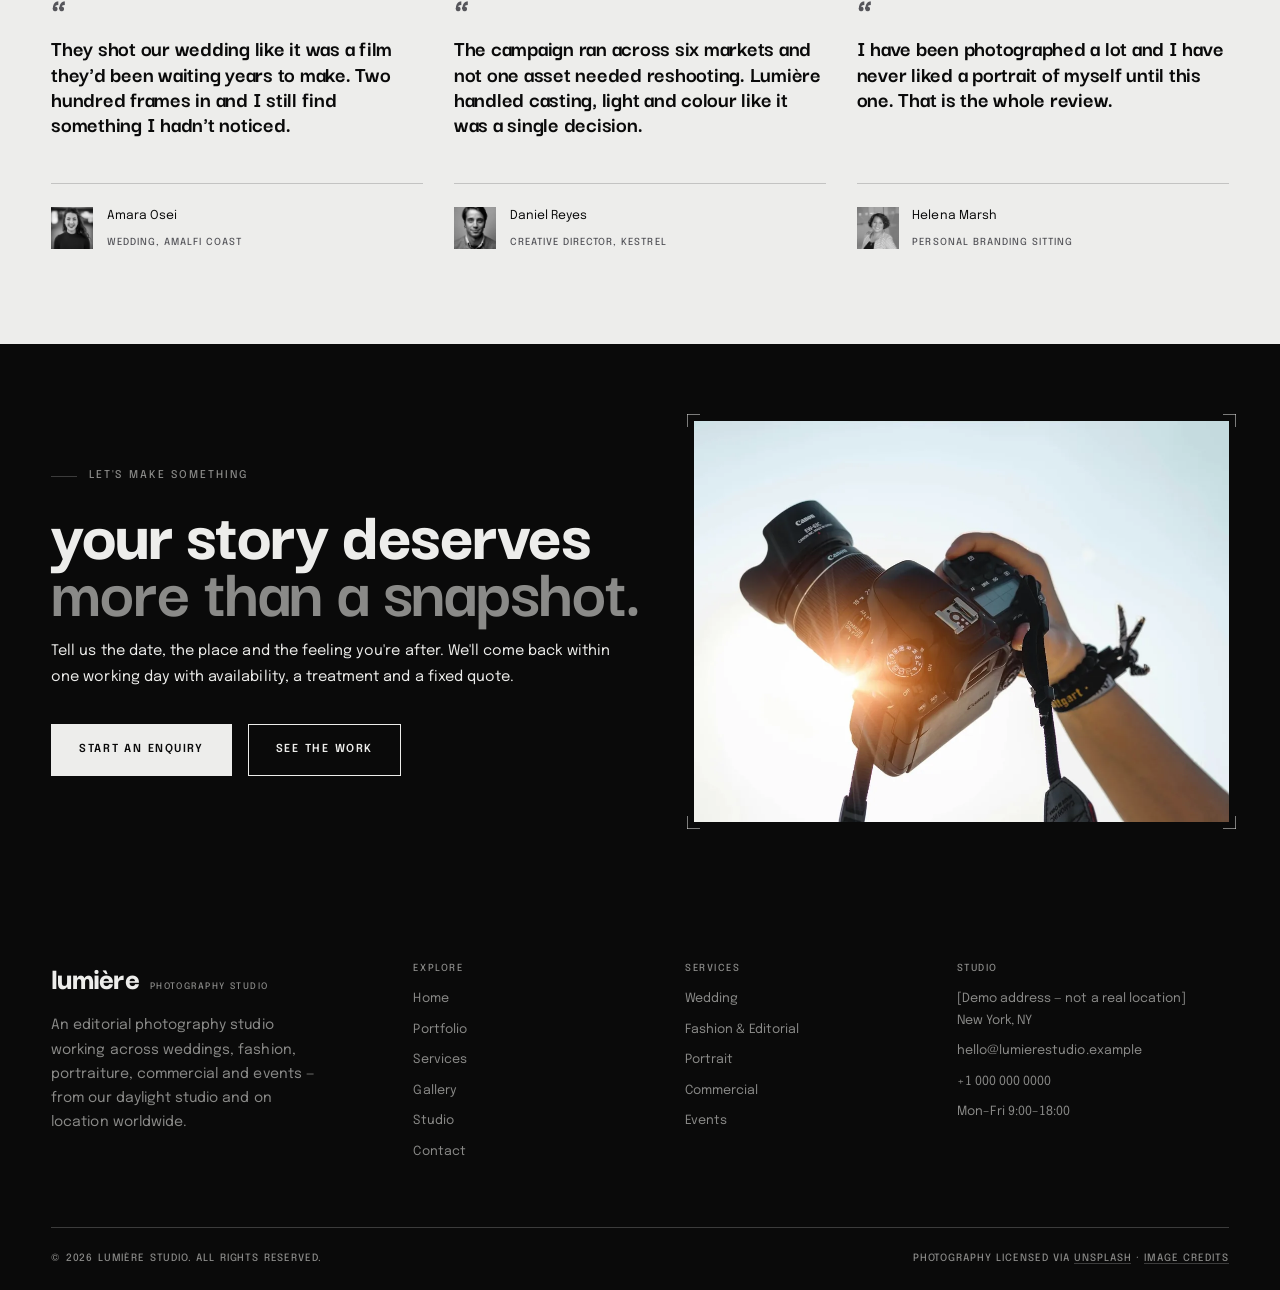
<file: about.html>
<!DOCTYPE html>
<html lang="en">
<head>
<meta charset="utf-8">
<meta name="viewport" content="width=device-width, initial-scale=1">
<title>The Studio — Lumière Studio</title>
<meta name="description" content="Meet Lumière Studio: a four-person editorial photography studio in New York, shooting worldwide since 2012.">
<meta name="theme-color" content="#EDEDEB">
<meta property="og:title" content="The Studio — Lumière Studio">
<meta property="og:description" content="Meet Lumière Studio: a four-person editorial photography studio in New York, shooting worldwide since 2012.">
<meta property="og:type" content="website">
<meta property="og:image" content="assets/images/hero/hero-golden-hour-vows-1400.webp">
<link rel="icon" href="assets/favicon.svg" type="image/svg+xml">
<link rel="preload" as="font" type="font/woff2" href="assets/fonts/darker-grotesque-latin-800-normal.woff2" crossorigin>
<link rel="preload" as="font" type="font/woff2" href="assets/fonts/epilogue-latin-400-normal.woff2" crossorigin>
<link rel="preload" as="font" type="font/woff2" href="assets/fonts/epilogue-latin-500-normal.woff2" crossorigin>
<link rel="stylesheet" href="assets/css/main.css">
</head>
<body data-page="about">
<a class="skip" href="#main">Skip to content</a>
<header class="site-header">
  <div class="wrap site-header__in">
    <a class="brand" href="index.html" aria-label="Lumière Studio — home">
      <span class="brand__name">Lumière</span>
      <span class="brand__sub">Photography Studio</span>
    </a>
    <nav class="nav" aria-label="Primary"><a href="index.html">Home</a><a href="portfolio.html">Portfolio</a><a href="services.html">Services</a><a href="gallery.html">Gallery</a><a href="about.html" aria-current="page">Studio</a><a href="contact.html">Contact</a></nav>
    <a class="btn header-cta" href="contact.html">Book a Session</a>
    <button class="burger" aria-label="Menu" aria-expanded="false" aria-controls="mobile-nav"><span></span></button>
  </div>
</header>
<nav class="mobile-nav" id="mobile-nav" aria-label="Mobile">
  <a href="index.html">Home</a><a href="portfolio.html">Portfolio</a><a href="services.html">Services</a><a href="gallery.html">Gallery</a><a href="about.html">Studio</a><a href="contact.html">Contact</a>
  <div class="meta">hello@lumierestudio.example · +1 000 000 0000</div>
</nav>
<main id="main">
<section class="masthead">
  <div class="wrap masthead__grid">
    <div class="masthead__text">
    <p class="crumbs"><a href="index.html">Home</a> &nbsp;/&nbsp; Studio</p>
    <p class="eyebrow">Who we are</p>
    <h1 class="h1">A small studio<br><span class="italic">that shows up early.</span></h1>
    <p class="lead" style="margin-top:1.2rem">Four photographers, one daylight studio, and a stubborn preference for waiting rather than directing.</p>
    </div>
    <figure class="frame masthead__frame rv">
      <span class="frame__n">000</span>
      <span class="crop"><span class="media"><img src="assets/images/about/about-studio-floor-1200.webp" srcset="assets/images/about/about-studio-floor-520.webp 520w, assets/images/about/about-studio-floor-800.webp 800w, assets/images/about/about-studio-floor-1200.webp 1200w" sizes="100vw" width="1200" height="800" alt="The studio floor with softboxes and lighting stands set up" loading="eager" fetchpriority="high" decoding="sync"></span></span>
    </figure>
  </div>
</section>

<section class="section">
  <div class="wrap split split--wide">
    <div class="rv"><span class="crop"><span class="media ar-4x5" style="background-image:url([data-uri])"><img src="assets/images/about/about-on-location-700.webp" srcset="assets/images/about/about-on-location-480.webp 480w, assets/images/about/about-on-location-700.webp 700w" sizes="(max-width:900px) 100vw, 55vw" width="700" height="875" alt="Photographer shooting handheld on a busy street" loading="lazy" decoding="async"></span></span></div>
    <div class="rv">
      <p class="eyebrow">Our story</p>
      <h2 class="h2">Started in 2012 with<br><span class="italic">one camera and a favour.</span></h2>
      <p class="lead" style="margin-top:1.6rem">Elise Marchand shot a friend's wedding in Burgundy because nobody else could. She came back with 400 frames, no plan, and a very clear idea of the kind of pictures she wanted to keep making — unposed, warm, patient, and printed rather than scrolled.</p>
      <p class="lead">Fourteen years on, Lumière is four photographers and a studio in New York. We have shot in thirty-eight countries and still take a limited number of weddings a year, because the alternative is doing them badly.</p>
      <p class="lead">We do not sell packages that pad out a spreadsheet. We quote what the day actually needs, we deliver on time, and we hand over full rights to your own pictures.</p>
    </div>
  </div>
</section>

<section class="section--tight"><div class="stats"><div class="stat rv"><div class="stat__n"><span data-count="14" data-suffix="+">0</span></div><div class="stat__l">Years behind the camera</div></div><div class="stat rv"><div class="stat__n"><span data-count="620" data-suffix="+">0</span></div><div class="stat__l">Stories documented</div></div><div class="stat rv"><div class="stat__n"><span data-count="38" data-suffix="">0</span></div><div class="stat__l">Countries shot in</div></div><div class="stat rv"><div class="stat__n"><span data-count="9" data-suffix="">0</span></div><div class="stat__l">Editorial awards</div></div></div></section>

<section class="section">
  <div class="wrap">
    <div class="section-head rv">
      <div><p class="eyebrow">The people</p><h2 class="h2">Four photographers,<br><span class="italic">one standard.</span></h2></div>
    </div>
    <div class="grid g-4"><article class="member rv">
  <div class="media ar-1x1" style="background-image:url([data-uri])"><img src="assets/images/about/team-founder-640.webp" srcset="assets/images/about/team-founder-400.webp 400w, assets/images/about/team-founder-640.webp 640w" sizes="(max-width:560px) 100vw, (max-width:900px) 50vw, 25vw" width="640" height="640" alt="Portrait of the studio founder holding a film camera" loading="lazy" decoding="async"></div>
  <h3 class="member__n">Elise Marchand</h3>
  <div class="member__r">Founder &amp; Lead Photographer</div>
  <p class="member__b">Twelve years shooting weddings and editorial across Europe and the US. Elise sets the studio's look: warm, quiet, unhurried.</p>
</article><article class="member rv">
  <div class="media ar-1x1" style="background-image:url([data-uri])"><img src="assets/images/about/team-lead-photographer-640.webp" srcset="assets/images/about/team-lead-photographer-400.webp 400w, assets/images/about/team-lead-photographer-640.webp 640w" sizes="(max-width:560px) 100vw, (max-width:900px) 50vw, 25vw" width="640" height="640" alt="Photographer framing a shot on a city bridge at dusk" loading="lazy" decoding="async"></div>
  <h3 class="member__n">Noor Haddad</h3>
  <div class="member__r">Fashion &amp; Editorial Lead</div>
  <p class="member__b">Former photo editor turned shooter. Noor runs our campaign work and knows exactly how a frame will crop on every placement.</p>
</article><article class="member rv">
  <div class="media ar-1x1" style="background-image:url([data-uri])"><img src="assets/images/about/team-portrait-director-640.webp" srcset="assets/images/about/team-portrait-director-400.webp 400w, assets/images/about/team-portrait-director-640.webp 640w" sizes="(max-width:560px) 100vw, (max-width:900px) 50vw, 25vw" width="640" height="640" alt="Portrait of the studio&#x27;s portrait director outdoors" loading="lazy" decoding="async"></div>
  <h3 class="member__n">Theo Adeyemi</h3>
  <div class="member__r">Portrait Director</div>
  <p class="member__b">Theo has photographed more than 3,000 sittings. He is the reason people who hate being photographed leave here liking a picture.</p>
</article><article class="member rv">
  <div class="media ar-1x1" style="background-image:url([data-uri])"><img src="assets/images/about/team-commercial-director-640.webp" srcset="assets/images/about/team-commercial-director-400.webp 400w, assets/images/about/team-commercial-director-640.webp 640w" sizes="(max-width:560px) 100vw, (max-width:900px) 50vw, 25vw" width="640" height="640" alt="Portrait of the studio&#x27;s commercial director" loading="lazy" decoding="async"></div>
  <h3 class="member__n">Marcus Feld</h3>
  <div class="member__r">Commercial Director</div>
  <p class="member__b">Colour-managed sets, tight deadlines, e-commerce at volume. Marcus makes the complicated shoots feel boring, in the best way.</p>
</article></div>
  </div>
</section>

<section class="section" style="padding-top:0">
  <div class="wrap">
    <div class="section-head rv">
      <div><p class="eyebrow">How we work</p><h2 class="h2">The method</h2></div>
    </div>
    <div class="steps">
      <div class="step rv"><div class="step__n">01</div><h3>Enquiry</h3><p>Tell us the date, the place and what matters. We reply within one working day with availability and a fixed quote.</p></div><div class="step rv"><div class="step__n">02</div><h3>Treatment</h3><p>A short document: references, light, wardrobe, shot list and schedule. Nothing goes to camera before we agree on it.</p></div><div class="step rv"><div class="step__n">03</div><h3>The shoot</h3><p>One named lead photographer, an assistant, and as little interference as the day allows.</p></div><div class="step rv"><div class="step__n">04</div><h3>Delivery</h3><p>Hand-graded selects in a private gallery within five to fifteen days, with print and web files and full usage rights.</p></div>
    </div>
  </div>
</section>

<section class="section" style="padding-top:0">
  <div class="wrap">
    <div class="section-head rv"><div><p class="eyebrow">Kind words</p><h2 class="h2">What clients say</h2></div></div>
    <div class="grid g-3"><figure class="quote rv" style="margin:0">
  <div class="quote__mark">&ldquo;</div>
  <p>They shot our wedding like it was a film they'd been waiting years to make. Two hundred frames in and I still find something I hadn't noticed.</p>
  <figcaption class="quote__by">
    <img src="assets/images/about/avatar-client-02-200.webp" srcset="assets/images/about/avatar-client-02-200.webp 200w" sizes="88px" width="200" height="200" alt="Portrait of Amara Osei" loading="lazy" decoding="async">
    <span><span class="quote__n">Amara Osei</span><br><span class="quote__r">Wedding, Amalfi Coast</span></span>
  </figcaption>
</figure>
<figure class="quote rv" style="margin:0">
  <div class="quote__mark">&ldquo;</div>
  <p>The campaign ran across six markets and not one asset needed reshooting. Lumière handled casting, light and colour like it was a single decision.</p>
  <figcaption class="quote__by">
    <img src="assets/images/about/avatar-client-01-200.webp" srcset="assets/images/about/avatar-client-01-200.webp 200w" sizes="88px" width="200" height="200" alt="Portrait of Daniel Reyes" loading="lazy" decoding="async">
    <span><span class="quote__n">Daniel Reyes</span><br><span class="quote__r">Creative Director, Kestrel</span></span>
  </figcaption>
</figure>
<figure class="quote rv" style="margin:0">
  <div class="quote__mark">&ldquo;</div>
  <p>I have been photographed a lot and I have never liked a portrait of myself until this one. That is the whole review.</p>
  <figcaption class="quote__by">
    <img src="assets/images/about/avatar-client-03-200.webp" srcset="assets/images/about/avatar-client-03-200.webp 200w" sizes="88px" width="200" height="200" alt="Portrait of Helena Marsh" loading="lazy" decoding="async">
    <span><span class="quote__n">Helena Marsh</span><br><span class="quote__r">Personal branding sitting</span></span>
  </figcaption>
</figure></div>
  </div>
</section>

<section class="cta-band">
  <div class="wrap cta-band__in">
    <div class="cta-band__text rv">
    <p class="eyebrow">Let's make something</p>
    <h2 class="h1">Your story deserves<br><span class="italic">more than a snapshot.</span></h2>
    <p class="lead" style="margin-top:1.4rem">Tell us the date, the place and the feeling you're after. We'll come back within one working day with availability, a treatment and a fixed quote.</p>
    <div style="display:flex;gap:1rem;flex-wrap:wrap;margin-top:2.2rem">
      <a class="btn btn--solid" href="contact.html">Start an enquiry</a>
      <a class="btn" href="portfolio.html">See the work</a>
    </div>
    </div>
    <div class="on-ink rv"><span class="crop"><span class="media"><img src="assets/images/about/about-behind-the-scenes-1200.webp" srcset="assets/images/about/about-behind-the-scenes-520.webp 520w, assets/images/about/about-behind-the-scenes-800.webp 800w, assets/images/about/about-behind-the-scenes-1200.webp 1200w" sizes="100vw" width="1200" height="800" alt="Photographer lifting a camera into backlit sun" loading="lazy" decoding="async"></span></span></div>
  </div>
</section>
</main>
<footer class="site-footer">
  <div class="wrap">
    <div class="footer-top">
      <div class="footer-col">
        <a class="brand" href="index.html" style="margin-bottom:1.2rem">
          <span class="brand__name">Lumière</span>
          <span class="brand__sub">Photography Studio</span>
        </a>
        <p class="muted" style="font-size:.88rem;max-width:34ch">An editorial photography studio working across weddings, fashion, portraiture, commercial and events — from our daylight studio and on location worldwide.</p>
      </div>
      <div class="footer-col">
        <h4>Explore</h4>
        <ul><li><a href="index.html">Home</a></li><li><a href="portfolio.html">Portfolio</a></li><li><a href="services.html">Services</a></li><li><a href="gallery.html">Gallery</a></li><li><a href="about.html">Studio</a></li><li><a href="contact.html">Contact</a></li></ul>
      </div>
      <div class="footer-col">
        <h4>Services</h4>
        <ul>
          <li><a href="services.html#wedding">Wedding</a></li>
          <li><a href="services.html#fashion">Fashion &amp; Editorial</a></li>
          <li><a href="services.html#portrait">Portrait</a></li>
          <li><a href="services.html#commercial">Commercial</a></li>
          <li><a href="services.html#event">Events</a></li>
        </ul>
      </div>
      <div class="footer-col">
        <h4>Studio</h4>
        <ul>
          <li>[Demo address — not a real location]<br>New York, NY</li>
          <li><a href="mailto:hello@lumierestudio.example">hello@lumierestudio.example</a></li>
          <li><a href="tel:+10000000000">+1 000 000 0000</a></li>
          <li>Mon–Fri 9:00–18:00</li>
        </ul>
      </div>
    </div>
    <div class="footer-bot">
      <span>© <span data-year>2026</span> Lumière Studio. All rights reserved.</span>
      <span>Photography licensed via <a href="https://unsplash.com/license" rel="noopener">Unsplash</a> · <a href="CREDITS.md">Image credits</a></span>
    </div>
  </div>
</footer>
<div class="lb" role="dialog" aria-modal="true" aria-label="Image viewer">
  <button class="lb__close" aria-label="Close viewer">&#10005;</button>
  <button class="lb__btn lb__prev" aria-label="Previous image">&#8592;</button>
  <img src="[data-uri]" alt="">
  <button class="lb__btn lb__next" aria-label="Next image">&#8594;</button>
  <div class="lb__cap"></div>
</div>
<script src="assets/js/main.js" defer></script>
</body>
</html>
</file>
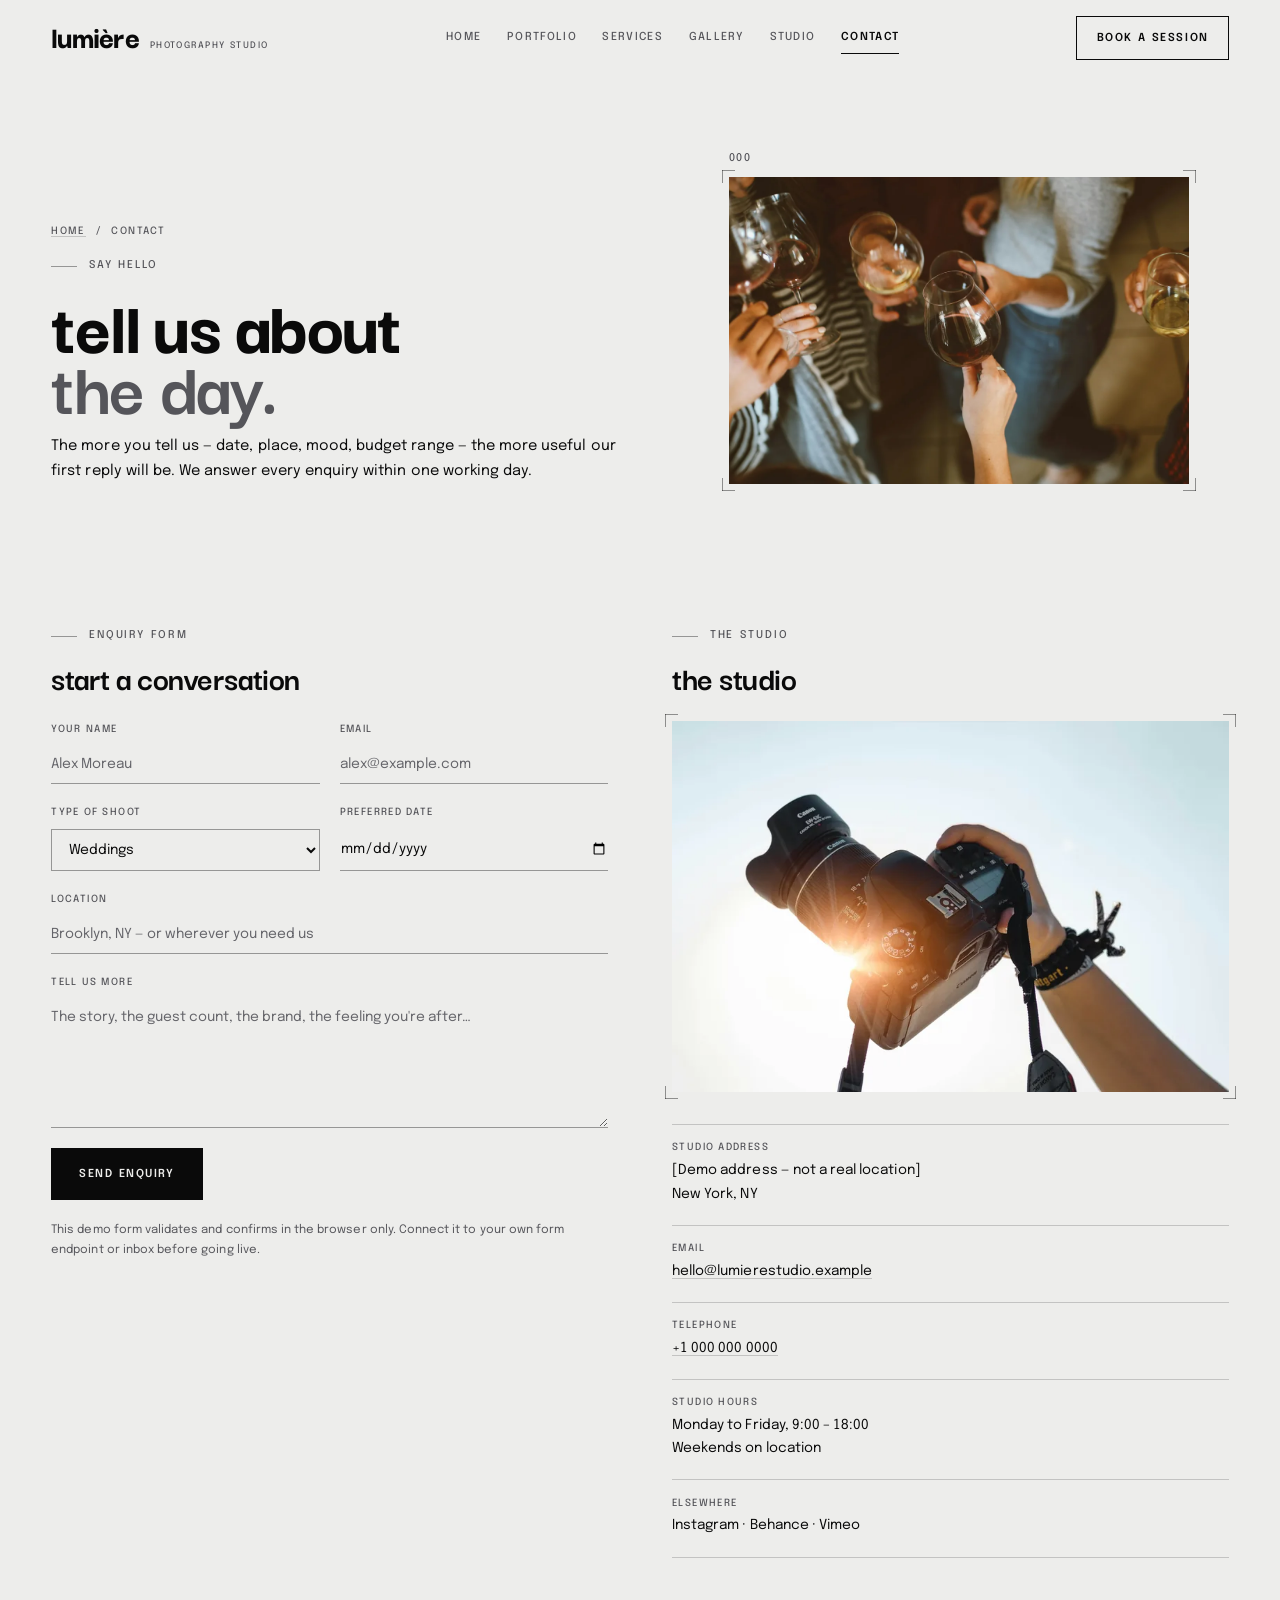
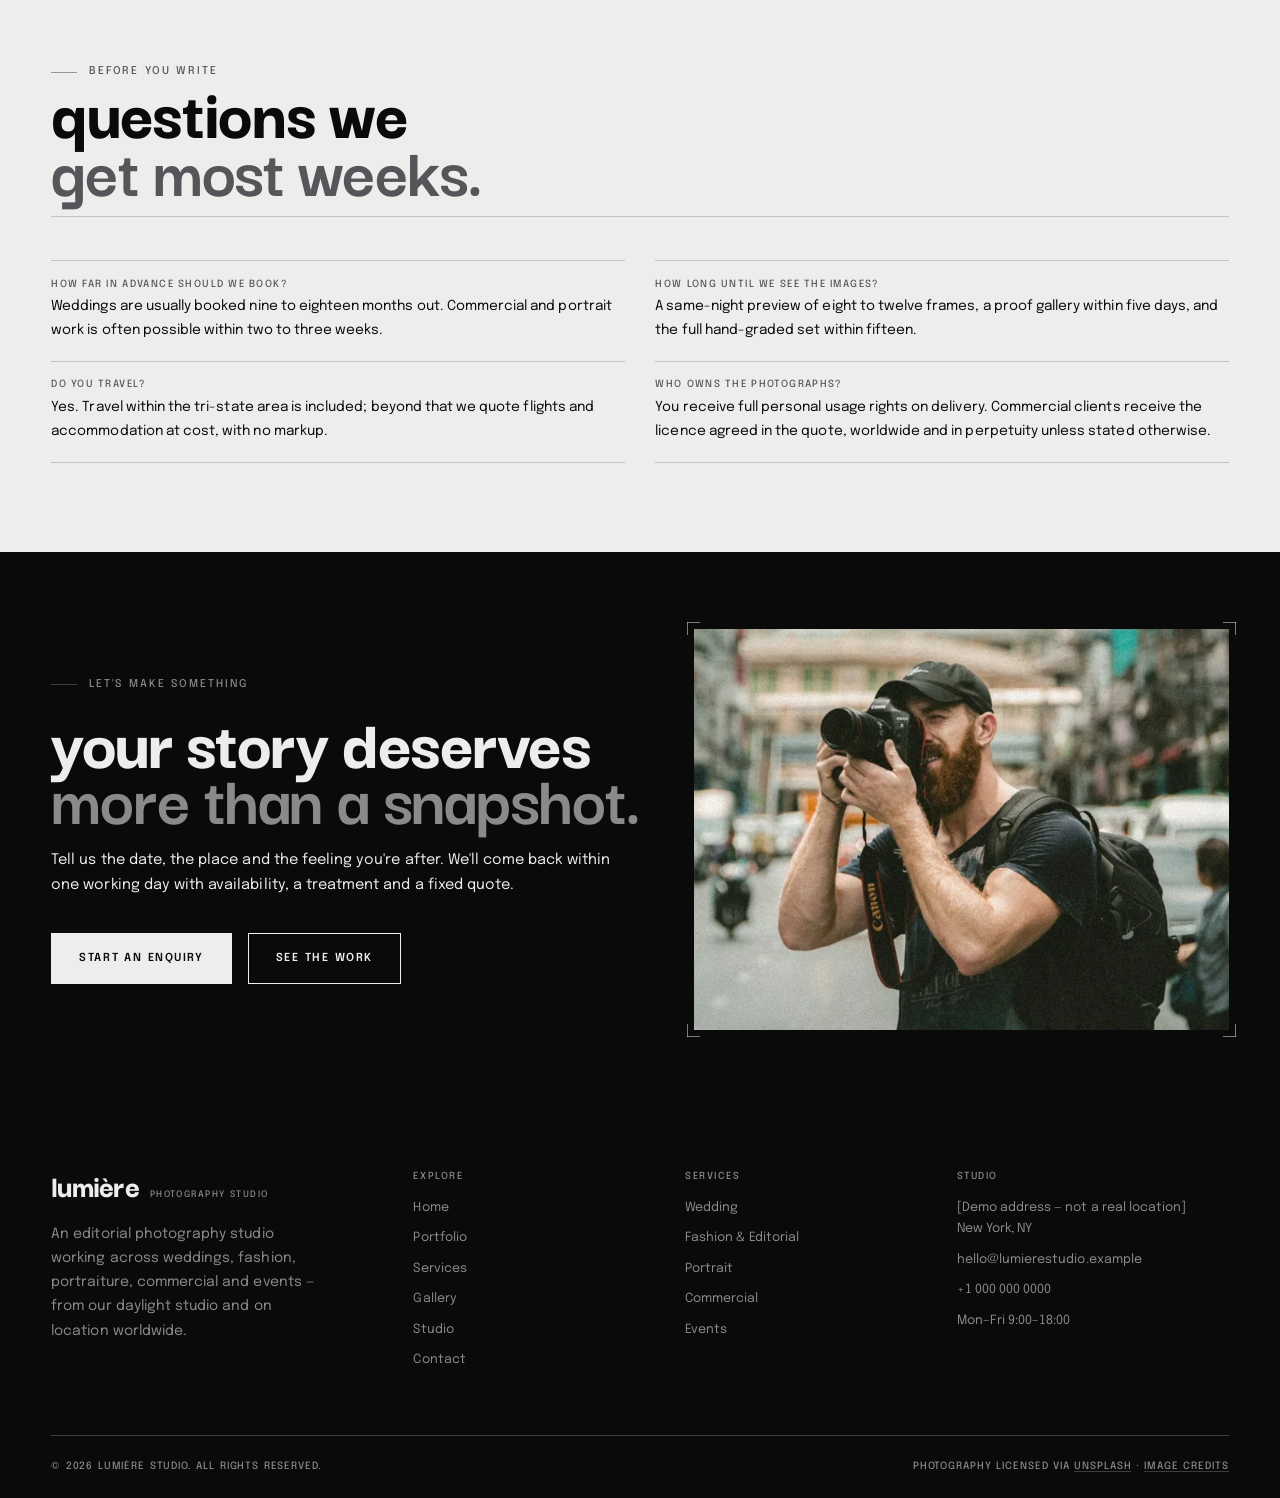
<file: contact.html>
<!DOCTYPE html>
<html lang="en">
<head>
<meta charset="utf-8">
<meta name="viewport" content="width=device-width, initial-scale=1">
<title>Contact — Lumière Studio</title>
<meta name="description" content="Enquire about wedding, fashion, portrait, commercial or event photography with Lumière Studio in New York.">
<meta name="theme-color" content="#EDEDEB">
<meta property="og:title" content="Contact — Lumière Studio">
<meta property="og:description" content="Enquire about wedding, fashion, portrait, commercial or event photography with Lumière Studio in New York.">
<meta property="og:type" content="website">
<meta property="og:image" content="assets/images/hero/hero-golden-hour-vows-1400.webp">
<link rel="icon" href="assets/favicon.svg" type="image/svg+xml">
<link rel="preload" as="font" type="font/woff2" href="assets/fonts/darker-grotesque-latin-800-normal.woff2" crossorigin>
<link rel="preload" as="font" type="font/woff2" href="assets/fonts/epilogue-latin-400-normal.woff2" crossorigin>
<link rel="preload" as="font" type="font/woff2" href="assets/fonts/epilogue-latin-500-normal.woff2" crossorigin>
<link rel="stylesheet" href="assets/css/main.css">
</head>
<body data-page="contact">
<a class="skip" href="#main">Skip to content</a>
<header class="site-header">
  <div class="wrap site-header__in">
    <a class="brand" href="index.html" aria-label="Lumière Studio — home">
      <span class="brand__name">Lumière</span>
      <span class="brand__sub">Photography Studio</span>
    </a>
    <nav class="nav" aria-label="Primary"><a href="index.html">Home</a><a href="portfolio.html">Portfolio</a><a href="services.html">Services</a><a href="gallery.html">Gallery</a><a href="about.html">Studio</a><a href="contact.html" aria-current="page">Contact</a></nav>
    <a class="btn header-cta" href="contact.html">Book a Session</a>
    <button class="burger" aria-label="Menu" aria-expanded="false" aria-controls="mobile-nav"><span></span></button>
  </div>
</header>
<nav class="mobile-nav" id="mobile-nav" aria-label="Mobile">
  <a href="index.html">Home</a><a href="portfolio.html">Portfolio</a><a href="services.html">Services</a><a href="gallery.html">Gallery</a><a href="about.html">Studio</a><a href="contact.html">Contact</a>
  <div class="meta">hello@lumierestudio.example · +1 000 000 0000</div>
</nav>
<main id="main">
<section class="masthead">
  <div class="wrap masthead__grid">
    <div class="masthead__text">
    <p class="crumbs"><a href="index.html">Home</a> &nbsp;/&nbsp; Contact</p>
    <p class="eyebrow">Say hello</p>
    <h1 class="h1">Tell us about<br><span class="italic">the day.</span></h1>
    <p class="lead" style="margin-top:1.2rem">The more you tell us — date, place, mood, budget range — the more useful our first reply will be. We answer every enquiry within one working day.</p>
    </div>
    <figure class="frame masthead__frame rv">
      <span class="frame__n">000</span>
      <span class="crop"><span class="media"><img src="assets/images/hero/hero-candlelit-toast-1400.webp" srcset="assets/images/hero/hero-candlelit-toast-900.webp 900w, assets/images/hero/hero-candlelit-toast-1400.webp 1400w" sizes="100vw" width="1400" height="787" alt="Guests raising glasses in a warm candlelit toast" loading="eager" fetchpriority="high" decoding="sync"></span></span>
    </figure>
  </div>
</section>

<section class="section">
  <div class="wrap split" style="align-items:start">
    <div class="rv">
      <p class="eyebrow">Enquiry form</p>
      <h2 class="h3" style="margin-bottom:1.8rem">Start a conversation</h2>
      <form class="form" data-contact-form novalidate>
        <div class="form-row">
          <div class="field"><label for="name">Your name</label><input id="name" name="name" type="text" placeholder="Alex Moreau" required></div>
          <div class="field"><label for="email">Email</label><input id="email" name="email" type="email" placeholder="alex@example.com" required></div>
        </div>
        <div class="form-row">
          <div class="field"><label for="type">Type of shoot</label><select id="type" name="type"><option>Weddings</option><option>Fashion</option><option>Portraits</option><option>Commercial</option><option>Events</option><option>Something else</option></select></div>
          <div class="field"><label for="date">Preferred date</label><input id="date" name="date" type="date"></div>
        </div>
        <div class="field"><label for="place">Location</label><input id="place" name="place" type="text" placeholder="Brooklyn, NY — or wherever you need us"></div>
        <div class="field"><label for="msg">Tell us more</label><textarea id="msg" name="msg" placeholder="The story, the guest count, the brand, the feeling you're after…" required></textarea></div>
        <div class="form-ok">Thank you — your enquiry has been noted. In a live deployment this form posts to the studio inbox; you would hear back within one working day.</div>
        <div><button class="btn btn--solid" type="submit">Send enquiry</button></div>
        <p class="form-note">This demo form validates and confirms in the browser only. Connect it to your own form endpoint or inbox before going live.</p>
      </form>
    </div>
    <div class="rv">
      <p class="eyebrow">The studio</p>
      <h2 class="h3" style="margin-bottom:1.8rem">The studio</h2>
      <span class="crop"><span class="media ar-3x2" style="background-image:url([data-uri])"><img src="assets/images/about/about-behind-the-scenes-1200.webp" srcset="assets/images/about/about-behind-the-scenes-520.webp 520w, assets/images/about/about-behind-the-scenes-800.webp 800w, assets/images/about/about-behind-the-scenes-1200.webp 1200w" sizes="(max-width:900px) 100vw, 55vw" width="1200" height="800" alt="Photographer raising a camera into backlit sun flare" loading="lazy" decoding="async"></span></span>
      <div style="margin-top:2rem">
        <div class="info-item"><h4>Studio address</h4><p>[Demo address — not a real location]<br>New York, NY</p></div>
        <div class="info-item"><h4>Email</h4><p><a href="mailto:hello@lumierestudio.example">hello@lumierestudio.example</a></p></div>
        <div class="info-item"><h4>Telephone</h4><p><a href="tel:+10000000000">+1 000 000 0000</a></p></div>
        <div class="info-item"><h4>Studio hours</h4><p>Monday to Friday, 9:00 – 18:00<br>Weekends on location</p></div>
        <div class="info-item"><h4>Elsewhere</h4><p>Instagram · Behance · Vimeo</p></div>
      </div>
    </div>
  </div>
</section>

<section class="section" style="padding-top:0">
  <div class="wrap">
    <div class="section-head rv"><div><p class="eyebrow">Before you write</p><h2 class="h2">Questions we<br><span class="italic">get most weeks.</span></h2></div></div>
    <div class="grid g-2" style="align-items:start">
      <div><div class="info-item rv"><h4>How far in advance should we book?</h4><p>Weddings are usually booked nine to eighteen months out. Commercial and portrait work is often possible within two to three weeks.</p></div><div class="info-item rv"><h4>Do you travel?</h4><p>Yes. Travel within the tri-state area is included; beyond that we quote flights and accommodation at cost, with no markup.</p></div></div>
      <div><div class="info-item rv"><h4>How long until we see the images?</h4><p>A same-night preview of eight to twelve frames, a proof gallery within five days, and the full hand-graded set within fifteen.</p></div><div class="info-item rv"><h4>Who owns the photographs?</h4><p>You receive full personal usage rights on delivery. Commercial clients receive the licence agreed in the quote, worldwide and in perpetuity unless stated otherwise.</p></div></div>
    </div>
  </div>
</section>

<section class="cta-band">
  <div class="wrap cta-band__in">
    <div class="cta-band__text rv">
    <p class="eyebrow">Let's make something</p>
    <h2 class="h1">Your story deserves<br><span class="italic">more than a snapshot.</span></h2>
    <p class="lead" style="margin-top:1.4rem">Tell us the date, the place and the feeling you're after. We'll come back within one working day with availability, a treatment and a fixed quote.</p>
    <div style="display:flex;gap:1rem;flex-wrap:wrap;margin-top:2.2rem">
      <a class="btn btn--solid" href="contact.html">Start an enquiry</a>
      <a class="btn" href="portfolio.html">See the work</a>
    </div>
    </div>
    <div class="on-ink rv"><span class="crop"><span class="media"><img src="assets/images/about/about-on-location-700.webp" srcset="assets/images/about/about-on-location-480.webp 480w, assets/images/about/about-on-location-700.webp 700w" sizes="100vw" width="700" height="875" alt="Photographer lifting a camera into backlit sun" loading="lazy" decoding="async"></span></span></div>
  </div>
</section>
</main>
<footer class="site-footer">
  <div class="wrap">
    <div class="footer-top">
      <div class="footer-col">
        <a class="brand" href="index.html" style="margin-bottom:1.2rem">
          <span class="brand__name">Lumière</span>
          <span class="brand__sub">Photography Studio</span>
        </a>
        <p class="muted" style="font-size:.88rem;max-width:34ch">An editorial photography studio working across weddings, fashion, portraiture, commercial and events — from our daylight studio and on location worldwide.</p>
      </div>
      <div class="footer-col">
        <h4>Explore</h4>
        <ul><li><a href="index.html">Home</a></li><li><a href="portfolio.html">Portfolio</a></li><li><a href="services.html">Services</a></li><li><a href="gallery.html">Gallery</a></li><li><a href="about.html">Studio</a></li><li><a href="contact.html">Contact</a></li></ul>
      </div>
      <div class="footer-col">
        <h4>Services</h4>
        <ul>
          <li><a href="services.html#wedding">Wedding</a></li>
          <li><a href="services.html#fashion">Fashion &amp; Editorial</a></li>
          <li><a href="services.html#portrait">Portrait</a></li>
          <li><a href="services.html#commercial">Commercial</a></li>
          <li><a href="services.html#event">Events</a></li>
        </ul>
      </div>
      <div class="footer-col">
        <h4>Studio</h4>
        <ul>
          <li>[Demo address — not a real location]<br>New York, NY</li>
          <li><a href="mailto:hello@lumierestudio.example">hello@lumierestudio.example</a></li>
          <li><a href="tel:+10000000000">+1 000 000 0000</a></li>
          <li>Mon–Fri 9:00–18:00</li>
        </ul>
      </div>
    </div>
    <div class="footer-bot">
      <span>© <span data-year>2026</span> Lumière Studio. All rights reserved.</span>
      <span>Photography licensed via <a href="https://unsplash.com/license" rel="noopener">Unsplash</a> · <a href="CREDITS.md">Image credits</a></span>
    </div>
  </div>
</footer>
<div class="lb" role="dialog" aria-modal="true" aria-label="Image viewer">
  <button class="lb__close" aria-label="Close viewer">&#10005;</button>
  <button class="lb__btn lb__prev" aria-label="Previous image">&#8592;</button>
  <img src="[data-uri]" alt="">
  <button class="lb__btn lb__next" aria-label="Next image">&#8594;</button>
  <div class="lb__cap"></div>
</div>
<script src="assets/js/main.js" defer></script>
</body>
</html>
</file>
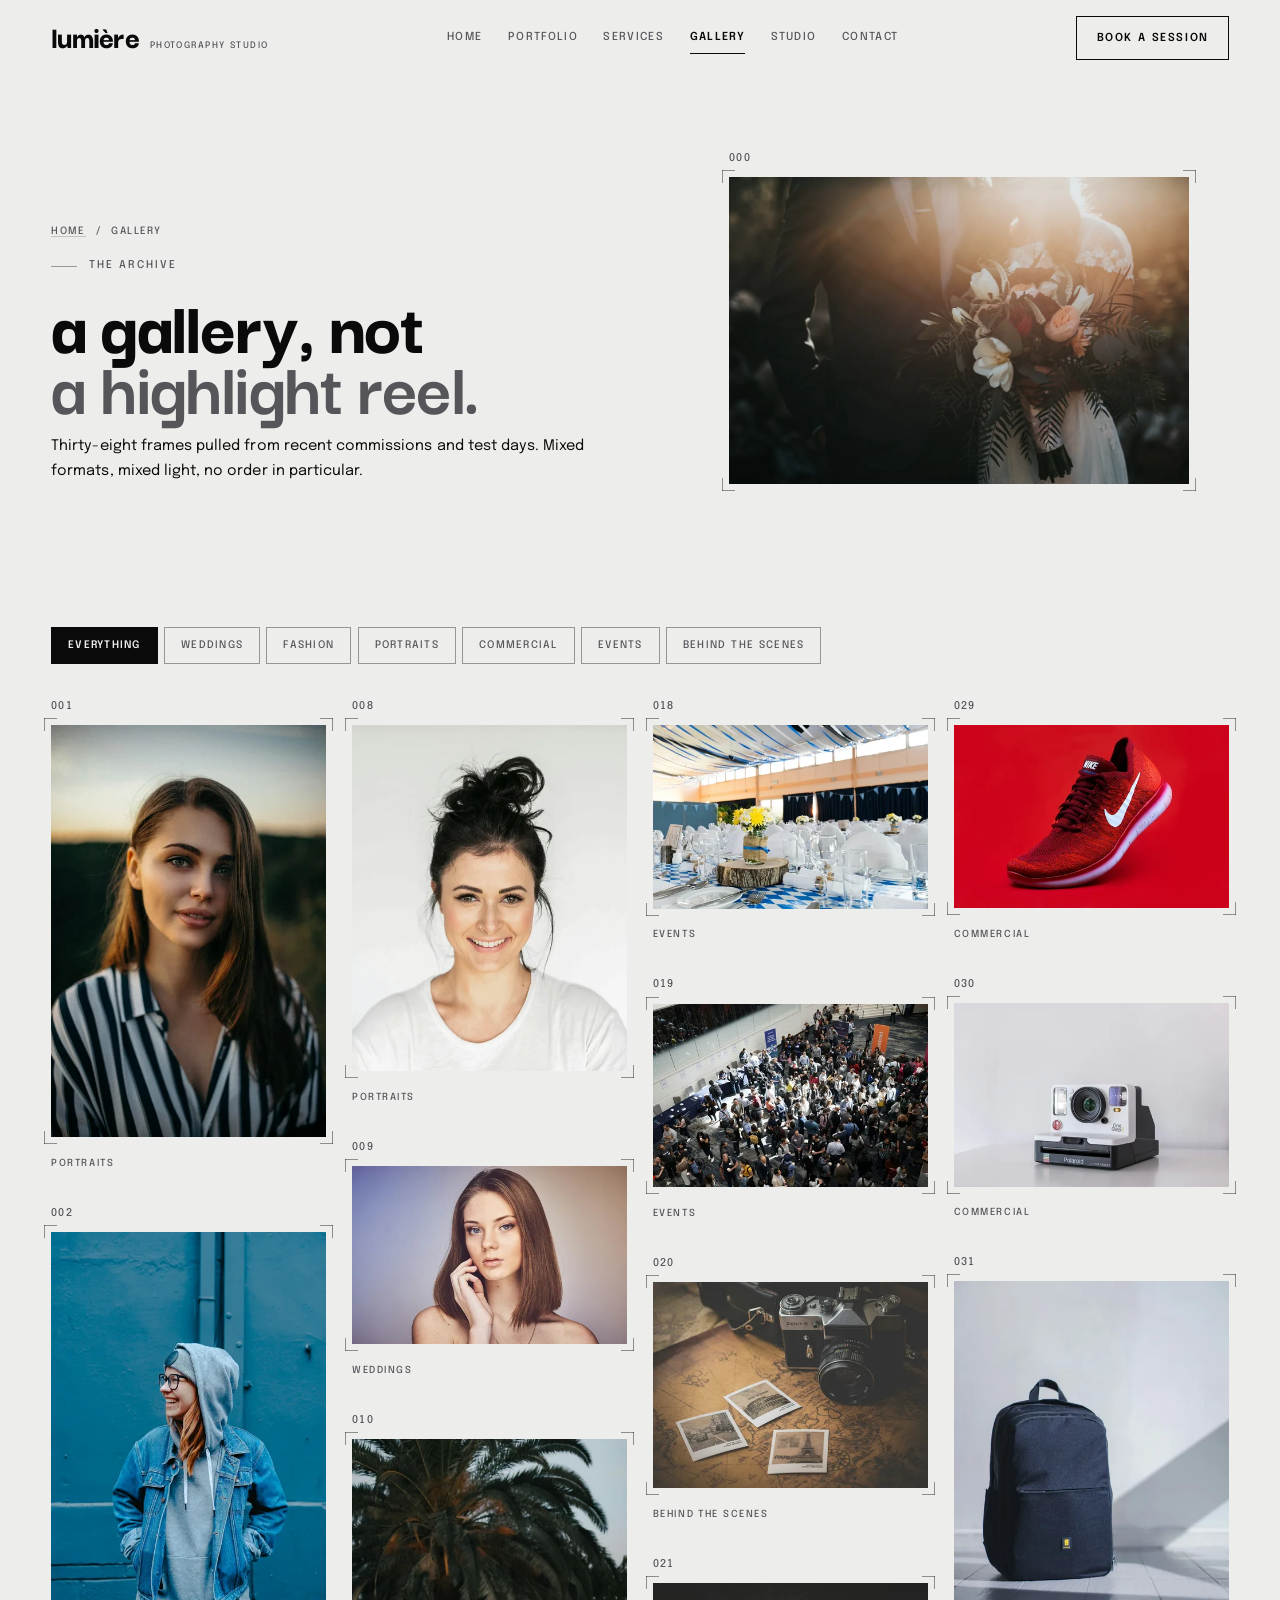
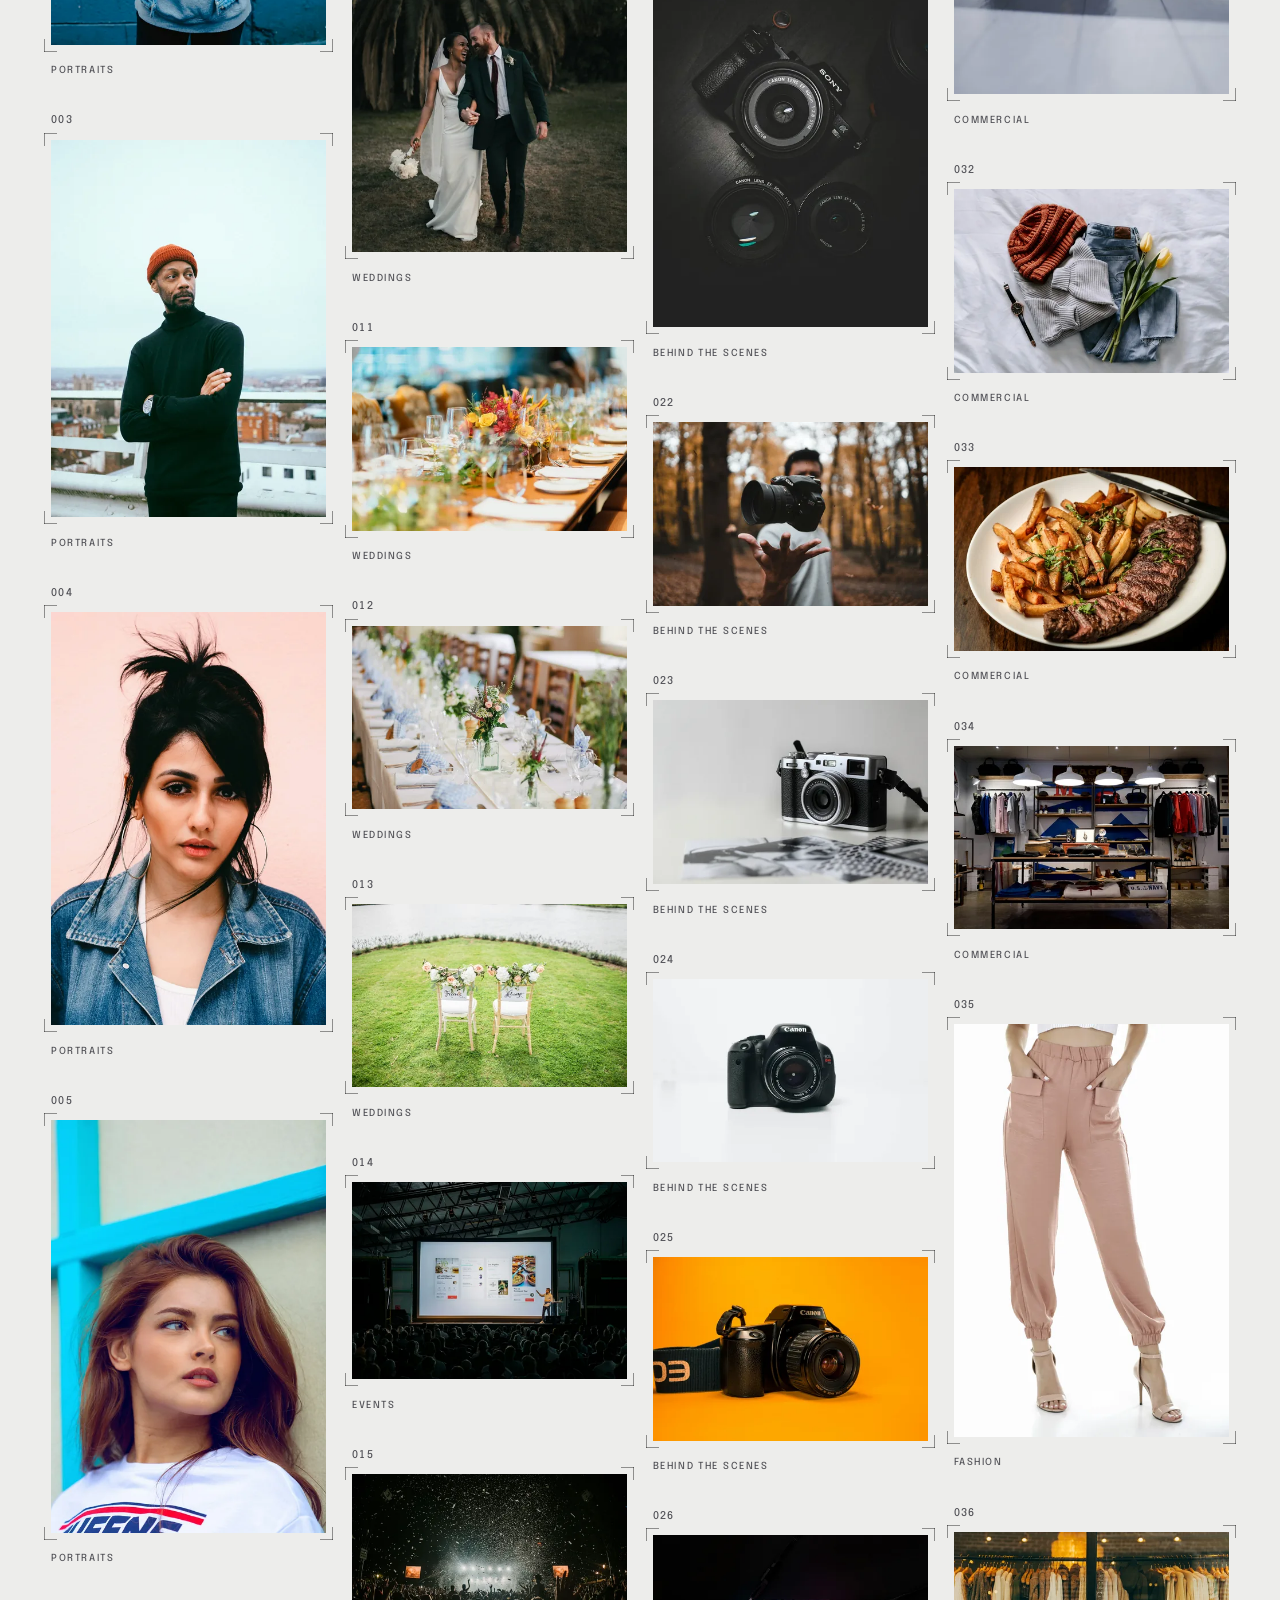
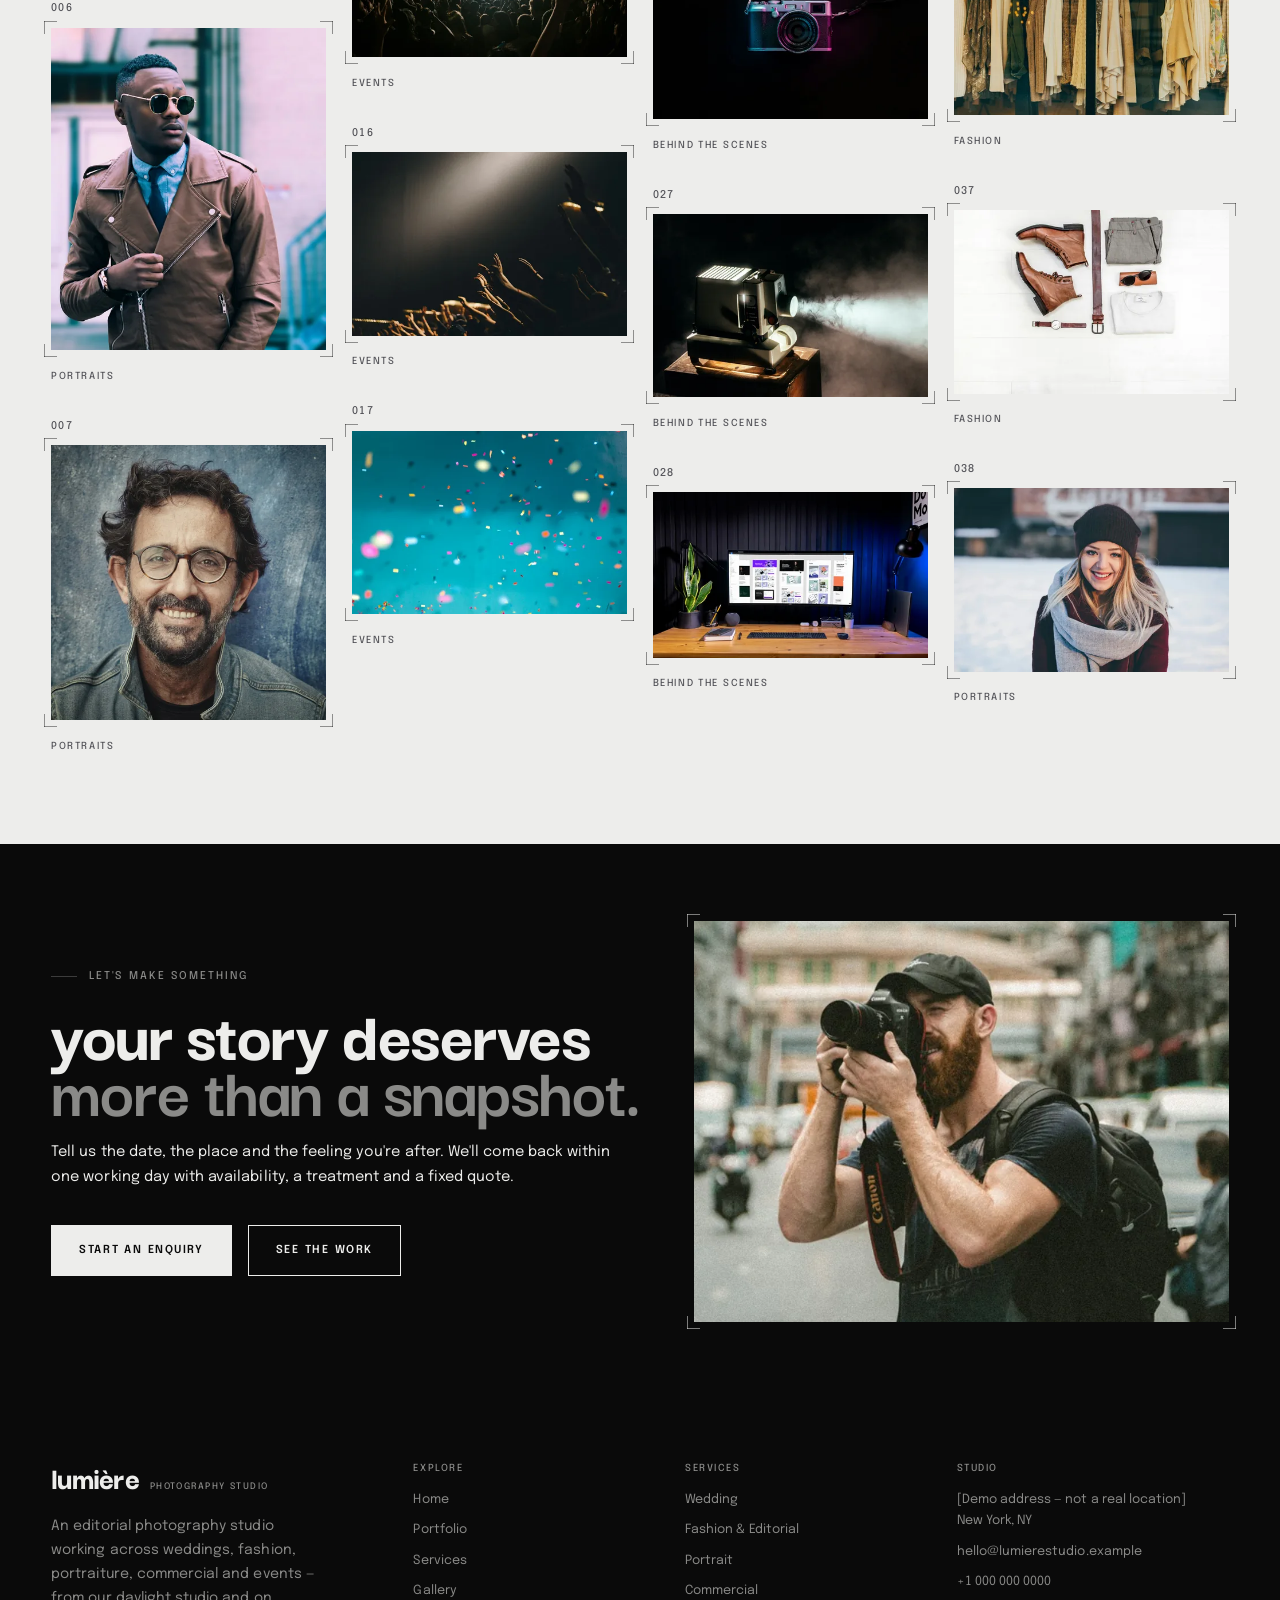
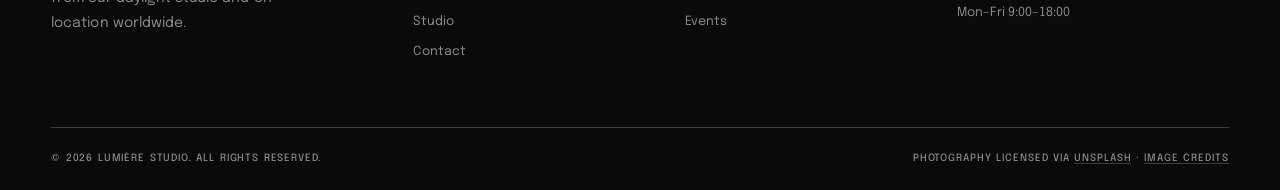
<file: gallery.html>
<!DOCTYPE html>
<html lang="en">
<head>
<meta charset="utf-8">
<meta name="viewport" content="width=device-width, initial-scale=1">
<title>Gallery — Lumière Studio</title>
<meta name="description" content="A rolling gallery of frames from Lumière Studio: weddings, fashion, portraits, commercial work, events and life behind the scenes.">
<meta name="theme-color" content="#EDEDEB">
<meta property="og:title" content="Gallery — Lumière Studio">
<meta property="og:description" content="A rolling gallery of frames from Lumière Studio: weddings, fashion, portraits, commercial work, events and life behind the scenes.">
<meta property="og:type" content="website">
<meta property="og:image" content="assets/images/hero/hero-golden-hour-vows-1400.webp">
<link rel="icon" href="assets/favicon.svg" type="image/svg+xml">
<link rel="preload" as="font" type="font/woff2" href="assets/fonts/darker-grotesque-latin-800-normal.woff2" crossorigin>
<link rel="preload" as="font" type="font/woff2" href="assets/fonts/epilogue-latin-400-normal.woff2" crossorigin>
<link rel="preload" as="font" type="font/woff2" href="assets/fonts/epilogue-latin-500-normal.woff2" crossorigin>
<link rel="stylesheet" href="assets/css/main.css">
</head>
<body data-page="gallery">
<a class="skip" href="#main">Skip to content</a>
<header class="site-header">
  <div class="wrap site-header__in">
    <a class="brand" href="index.html" aria-label="Lumière Studio — home">
      <span class="brand__name">Lumière</span>
      <span class="brand__sub">Photography Studio</span>
    </a>
    <nav class="nav" aria-label="Primary"><a href="index.html">Home</a><a href="portfolio.html">Portfolio</a><a href="services.html">Services</a><a href="gallery.html" aria-current="page">Gallery</a><a href="about.html">Studio</a><a href="contact.html">Contact</a></nav>
    <a class="btn header-cta" href="contact.html">Book a Session</a>
    <button class="burger" aria-label="Menu" aria-expanded="false" aria-controls="mobile-nav"><span></span></button>
  </div>
</header>
<nav class="mobile-nav" id="mobile-nav" aria-label="Mobile">
  <a href="index.html">Home</a><a href="portfolio.html">Portfolio</a><a href="services.html">Services</a><a href="gallery.html">Gallery</a><a href="about.html">Studio</a><a href="contact.html">Contact</a>
  <div class="meta">hello@lumierestudio.example · +1 000 000 0000</div>
</nav>
<main id="main">
<section class="masthead">
  <div class="wrap masthead__grid">
    <div class="masthead__text">
    <p class="crumbs"><a href="index.html">Home</a> &nbsp;/&nbsp; Gallery</p>
    <p class="eyebrow">The archive</p>
    <h1 class="h1">A gallery, not<br><span class="italic">a highlight reel.</span></h1>
    <p class="lead" style="margin-top:1.2rem">Thirty-eight frames pulled from recent commissions and test days. Mixed formats, mixed light, no order in particular.</p>
    </div>
    <figure class="frame masthead__frame rv">
      <span class="frame__n">000</span>
      <span class="crop"><span class="media"><img src="assets/images/hero/hero-golden-hour-vows-1400.webp" srcset="assets/images/hero/hero-golden-hour-vows-900.webp 900w, assets/images/hero/hero-golden-hour-vows-1400.webp 1400w" sizes="100vw" width="1400" height="787" alt="Bride backlit by golden evening sun, holding a bouquet" loading="eager" fetchpriority="high" decoding="sync"></span></span>
    </figure>
  </div>
</section>
<section class="section">
  <div class="wrap">
    <div class="filters" data-filters><button data-filter="all" class="is-active">Everything</button><button data-filter="weddings">Weddings</button><button data-filter="fashion">Fashion</button><button data-filter="portraits">Portraits</button><button data-filter="commercial">Commercial</button><button data-filter="events">Events</button><button data-filter="studio">Behind the scenes</button></div>
    <div class="masonry">
      <a class="frame m-item rv" href="#" data-cat="portraits" data-lightbox="assets/images/gallery/gallery-portrait-daylight-1200.webp" data-alt="Natural-light portrait of a woman against a pale wall" data-caption="Natural-light portrait of a woman against a pale wall">
  <span class="frame__n">001</span>
  <span class="crop"><span class="media" style="background-image:url([data-uri])"><img src="assets/images/gallery/gallery-portrait-daylight-1200.webp" srcset="assets/images/gallery/gallery-portrait-daylight-480.webp 480w, assets/images/gallery/gallery-portrait-daylight-800.webp 800w, assets/images/gallery/gallery-portrait-daylight-1200.webp 1200w" sizes="(max-width:460px) 100vw, (max-width:800px) 50vw, (max-width:1200px) 33vw, 25vw" width="1200" height="1798" alt="Natural-light portrait of a woman against a pale wall" loading="lazy" decoding="async"></span></span>
  <span class="frame__cap"><span class="frame__c">Portraits</span></span>
</a><a class="frame m-item rv" href="#" data-cat="portraits" data-lightbox="assets/images/gallery/gallery-portrait-window-1200.webp" data-alt="Window-lit portrait of a woman in a red top" data-caption="Window-lit portrait of a woman in a red top">
  <span class="frame__n">002</span>
  <span class="crop"><span class="media" style="background-image:url([data-uri])"><img src="assets/images/gallery/gallery-portrait-window-1200.webp" srcset="assets/images/gallery/gallery-portrait-window-480.webp 480w, assets/images/gallery/gallery-portrait-window-800.webp 800w, assets/images/gallery/gallery-portrait-window-1200.webp 1200w" sizes="(max-width:460px) 100vw, (max-width:800px) 50vw, (max-width:1200px) 33vw, 25vw" width="1200" height="1800" alt="Window-lit portrait of a woman in a red top" loading="lazy" decoding="async"></span></span>
  <span class="frame__cap"><span class="frame__c">Portraits</span></span>
</a><a class="frame m-item rv" href="#" data-cat="portraits" data-lightbox="assets/images/gallery/gallery-portrait-rooftop-1200.webp" data-alt="Man in a black turtleneck on a rooftop above the city" data-caption="Man in a black turtleneck on a rooftop above the city">
  <span class="frame__n">003</span>
  <span class="crop"><span class="media" style="background-image:url([data-uri])"><img src="assets/images/gallery/gallery-portrait-rooftop-1200.webp" srcset="assets/images/gallery/gallery-portrait-rooftop-480.webp 480w, assets/images/gallery/gallery-portrait-rooftop-800.webp 800w, assets/images/gallery/gallery-portrait-rooftop-1200.webp 1200w" sizes="(max-width:460px) 100vw, (max-width:800px) 50vw, (max-width:1200px) 33vw, 25vw" width="1200" height="1649" alt="Man in a black turtleneck on a rooftop above the city" loading="lazy" decoding="async"></span></span>
  <span class="frame__cap"><span class="frame__c">Portraits</span></span>
</a><a class="frame m-item rv" href="#" data-cat="portraits" data-lightbox="assets/images/gallery/gallery-portrait-denim-1200.webp" data-alt="Portrait of a woman in a denim jacket on a pink backdrop" data-caption="Portrait of a woman in a denim jacket on a pink backdrop">
  <span class="frame__n">004</span>
  <span class="crop"><span class="media" style="background-image:url([data-uri])"><img src="assets/images/gallery/gallery-portrait-denim-1200.webp" srcset="assets/images/gallery/gallery-portrait-denim-480.webp 480w, assets/images/gallery/gallery-portrait-denim-800.webp 800w, assets/images/gallery/gallery-portrait-denim-1200.webp 1200w" sizes="(max-width:460px) 100vw, (max-width:800px) 50vw, (max-width:1200px) 33vw, 25vw" width="1200" height="1800" alt="Portrait of a woman in a denim jacket on a pink backdrop" loading="lazy" decoding="async"></span></span>
  <span class="frame__cap"><span class="frame__c">Portraits</span></span>
</a><a class="frame m-item rv" href="#" data-cat="portraits" data-lightbox="assets/images/gallery/gallery-portrait-window-light-1200.webp" data-alt="Portrait of a woman beside a bright turquoise window frame" data-caption="Portrait of a woman beside a bright turquoise window frame">
  <span class="frame__n">005</span>
  <span class="crop"><span class="media" style="background-image:url([data-uri])"><img src="assets/images/gallery/gallery-portrait-window-light-1200.webp" srcset="assets/images/gallery/gallery-portrait-window-light-480.webp 480w, assets/images/gallery/gallery-portrait-window-light-800.webp 800w, assets/images/gallery/gallery-portrait-window-light-1200.webp 1200w" sizes="(max-width:460px) 100vw, (max-width:800px) 50vw, (max-width:1200px) 33vw, 25vw" width="1200" height="1800" alt="Portrait of a woman beside a bright turquoise window frame" loading="lazy" decoding="async"></span></span>
  <span class="frame__cap"><span class="frame__c">Portraits</span></span>
</a><a class="frame m-item rv" href="#" data-cat="portraits" data-lightbox="assets/images/gallery/gallery-street-style-1200.webp" data-alt="Street-style portrait of a man in a leather jacket" data-caption="Street-style portrait of a man in a leather jacket">
  <span class="frame__n">006</span>
  <span class="crop"><span class="media" style="background-image:url([data-uri])"><img src="assets/images/gallery/gallery-street-style-1200.webp" srcset="assets/images/gallery/gallery-street-style-480.webp 480w, assets/images/gallery/gallery-street-style-800.webp 800w, assets/images/gallery/gallery-street-style-1200.webp 1200w" sizes="(max-width:460px) 100vw, (max-width:800px) 50vw, (max-width:1200px) 33vw, 25vw" width="1200" height="1409" alt="Street-style portrait of a man in a leather jacket" loading="lazy" decoding="async"></span></span>
  <span class="frame__cap"><span class="frame__c">Portraits</span></span>
</a><a class="frame m-item rv" href="#" data-cat="portraits" data-lightbox="assets/images/gallery/gallery-character-study-1200.webp" data-alt="Character portrait of a man with glasses against slate blue" data-caption="Character portrait of a man with glasses against slate blue">
  <span class="frame__n">007</span>
  <span class="crop"><span class="media" style="background-image:url([data-uri])"><img src="assets/images/gallery/gallery-character-study-1200.webp" srcset="assets/images/gallery/gallery-character-study-480.webp 480w, assets/images/gallery/gallery-character-study-800.webp 800w, assets/images/gallery/gallery-character-study-1200.webp 1200w" sizes="(max-width:460px) 100vw, (max-width:800px) 50vw, (max-width:1200px) 33vw, 25vw" width="1200" height="1200" alt="Character portrait of a man with glasses against slate blue" loading="lazy" decoding="async"></span></span>
  <span class="frame__cap"><span class="frame__c">Portraits</span></span>
</a><a class="frame m-item rv" href="#" data-cat="portraits" data-lightbox="assets/images/gallery/gallery-beauty-clean-1200.webp" data-alt="Clean beauty portrait of a woman on white" data-caption="Clean beauty portrait of a woman on white">
  <span class="frame__n">008</span>
  <span class="crop"><span class="media" style="background-image:url([data-uri])"><img src="assets/images/gallery/gallery-beauty-clean-1200.webp" srcset="assets/images/gallery/gallery-beauty-clean-480.webp 480w, assets/images/gallery/gallery-beauty-clean-800.webp 800w, assets/images/gallery/gallery-beauty-clean-1200.webp 1200w" sizes="(max-width:460px) 100vw, (max-width:800px) 50vw, (max-width:1200px) 33vw, 25vw" width="1200" height="1510" alt="Clean beauty portrait of a woman on white" loading="lazy" decoding="async"></span></span>
  <span class="frame__cap"><span class="frame__c">Portraits</span></span>
</a><a class="frame m-item rv" href="#" data-cat="weddings" data-lightbox="assets/images/gallery/gallery-bridal-portrait-1200.webp" data-alt="Bridal portrait framed by palm trees" data-caption="Bridal portrait framed by palm trees">
  <span class="frame__n">009</span>
  <span class="crop"><span class="media" style="background-image:url([data-uri])"><img src="assets/images/gallery/gallery-bridal-portrait-1200.webp" srcset="assets/images/gallery/gallery-bridal-portrait-480.webp 480w, assets/images/gallery/gallery-bridal-portrait-800.webp 800w, assets/images/gallery/gallery-bridal-portrait-1200.webp 1200w" sizes="(max-width:460px) 100vw, (max-width:800px) 50vw, (max-width:1200px) 33vw, 25vw" width="1200" height="778" alt="Bridal portrait framed by palm trees" loading="lazy" decoding="async"></span></span>
  <span class="frame__cap"><span class="frame__c">Weddings</span></span>
</a><a class="frame m-item rv" href="#" data-cat="weddings" data-lightbox="assets/images/gallery/gallery-couple-walk-1200.webp" data-alt="Couple walking together after their ceremony" data-caption="Couple walking together after their ceremony">
  <span class="frame__n">010</span>
  <span class="crop"><span class="media" style="background-image:url([data-uri])"><img src="assets/images/gallery/gallery-couple-walk-1200.webp" srcset="assets/images/gallery/gallery-couple-walk-480.webp 480w, assets/images/gallery/gallery-couple-walk-800.webp 800w, assets/images/gallery/gallery-couple-walk-1200.webp 1200w" sizes="(max-width:460px) 100vw, (max-width:800px) 50vw, (max-width:1200px) 33vw, 25vw" width="1200" height="1800" alt="Couple walking together after their ceremony" loading="lazy" decoding="async"></span></span>
  <span class="frame__cap"><span class="frame__c">Weddings</span></span>
</a><a class="frame m-item rv" href="#" data-cat="weddings" data-lightbox="assets/images/gallery/gallery-reception-table-1200.webp" data-alt="Reception table dressed with flowers and glassware" data-caption="Reception table dressed with flowers and glassware">
  <span class="frame__n">011</span>
  <span class="crop"><span class="media" style="background-image:url([data-uri])"><img src="assets/images/gallery/gallery-reception-table-1200.webp" srcset="assets/images/gallery/gallery-reception-table-480.webp 480w, assets/images/gallery/gallery-reception-table-800.webp 800w, assets/images/gallery/gallery-reception-table-1200.webp 1200w" sizes="(max-width:460px) 100vw, (max-width:800px) 50vw, (max-width:1200px) 33vw, 25vw" width="1200" height="801" alt="Reception table dressed with flowers and glassware" loading="lazy" decoding="async"></span></span>
  <span class="frame__cap"><span class="frame__c">Weddings</span></span>
</a><a class="frame m-item rv" href="#" data-cat="weddings" data-lightbox="assets/images/gallery/gallery-long-table-1200.webp" data-alt="Long banquet table set for a wedding breakfast" data-caption="Long banquet table set for a wedding breakfast">
  <span class="frame__n">012</span>
  <span class="crop"><span class="media" style="background-image:url([data-uri])"><img src="assets/images/gallery/gallery-long-table-1200.webp" srcset="assets/images/gallery/gallery-long-table-480.webp 480w, assets/images/gallery/gallery-long-table-800.webp 800w, assets/images/gallery/gallery-long-table-1200.webp 1200w" sizes="(max-width:460px) 100vw, (max-width:800px) 50vw, (max-width:1200px) 33vw, 25vw" width="1200" height="800" alt="Long banquet table set for a wedding breakfast" loading="lazy" decoding="async"></span></span>
  <span class="frame__cap"><span class="frame__c">Weddings</span></span>
</a><a class="frame m-item rv" href="#" data-cat="weddings" data-lightbox="assets/images/gallery/gallery-ceremony-chairs-1200.webp" data-alt="Two ceremony chairs decorated with flowers on a lawn" data-caption="Two ceremony chairs decorated with flowers on a lawn">
  <span class="frame__n">013</span>
  <span class="crop"><span class="media" style="background-image:url([data-uri])"><img src="assets/images/gallery/gallery-ceremony-chairs-1200.webp" srcset="assets/images/gallery/gallery-ceremony-chairs-480.webp 480w, assets/images/gallery/gallery-ceremony-chairs-800.webp 800w, assets/images/gallery/gallery-ceremony-chairs-1200.webp 1200w" sizes="(max-width:460px) 100vw, (max-width:800px) 50vw, (max-width:1200px) 33vw, 25vw" width="1200" height="800" alt="Two ceremony chairs decorated with flowers on a lawn" loading="lazy" decoding="async"></span></span>
  <span class="frame__cap"><span class="frame__c">Weddings</span></span>
</a><a class="frame m-item rv" href="#" data-cat="events" data-lightbox="assets/images/gallery/gallery-stage-talk-1200.webp" data-alt="Speaker on stage in front of a large presentation screen" data-caption="Speaker on stage in front of a large presentation screen">
  <span class="frame__n">014</span>
  <span class="crop"><span class="media" style="background-image:url([data-uri])"><img src="assets/images/gallery/gallery-stage-talk-1200.webp" srcset="assets/images/gallery/gallery-stage-talk-480.webp 480w, assets/images/gallery/gallery-stage-talk-800.webp 800w, assets/images/gallery/gallery-stage-talk-1200.webp 1200w" sizes="(max-width:460px) 100vw, (max-width:800px) 50vw, (max-width:1200px) 33vw, 25vw" width="1200" height="857" alt="Speaker on stage in front of a large presentation screen" loading="lazy" decoding="async"></span></span>
  <span class="frame__cap"><span class="frame__c">Events</span></span>
</a><a class="frame m-item rv" href="#" data-cat="events" data-lightbox="assets/images/gallery/gallery-crowd-confetti-1200.webp" data-alt="Confetti raining over a crowd with hands in the air" data-caption="Confetti raining over a crowd with hands in the air">
  <span class="frame__n">015</span>
  <span class="crop"><span class="media" style="background-image:url([data-uri])"><img src="assets/images/gallery/gallery-crowd-confetti-1200.webp" srcset="assets/images/gallery/gallery-crowd-confetti-480.webp 480w, assets/images/gallery/gallery-crowd-confetti-800.webp 800w, assets/images/gallery/gallery-crowd-confetti-1200.webp 1200w" sizes="(max-width:460px) 100vw, (max-width:800px) 50vw, (max-width:1200px) 33vw, 25vw" width="1200" height="801" alt="Confetti raining over a crowd with hands in the air" loading="lazy" decoding="async"></span></span>
  <span class="frame__cap"><span class="frame__c">Events</span></span>
</a><a class="frame m-item rv" href="#" data-cat="events" data-lightbox="assets/images/gallery/gallery-golden-hands-1200.webp" data-alt="Hands raised in golden light in a dark venue" data-caption="Hands raised in golden light in a dark venue">
  <span class="frame__n">016</span>
  <span class="crop"><span class="media" style="background-image:url([data-uri])"><img src="assets/images/gallery/gallery-golden-hands-1200.webp" srcset="assets/images/gallery/gallery-golden-hands-480.webp 480w, assets/images/gallery/gallery-golden-hands-800.webp 800w, assets/images/gallery/gallery-golden-hands-1200.webp 1200w" sizes="(max-width:460px) 100vw, (max-width:800px) 50vw, (max-width:1200px) 33vw, 25vw" width="1200" height="800" alt="Hands raised in golden light in a dark venue" loading="lazy" decoding="async"></span></span>
  <span class="frame__cap"><span class="frame__c">Events</span></span>
</a><a class="frame m-item rv" href="#" data-cat="events" data-lightbox="assets/images/gallery/gallery-confetti-macro-1200.webp" data-alt="Confetti suspended against a teal background" data-caption="Confetti suspended against a teal background">
  <span class="frame__n">017</span>
  <span class="crop"><span class="media" style="background-image:url([data-uri])"><img src="assets/images/gallery/gallery-confetti-macro-1200.webp" srcset="assets/images/gallery/gallery-confetti-macro-480.webp 480w, assets/images/gallery/gallery-confetti-macro-800.webp 800w, assets/images/gallery/gallery-confetti-macro-1200.webp 1200w" sizes="(max-width:460px) 100vw, (max-width:800px) 50vw, (max-width:1200px) 33vw, 25vw" width="1200" height="800" alt="Confetti suspended against a teal background" loading="lazy" decoding="async"></span></span>
  <span class="frame__cap"><span class="frame__c">Events</span></span>
</a><a class="frame m-item rv" href="#" data-cat="events" data-lightbox="assets/images/gallery/gallery-festival-lights-1200.webp" data-alt="Festival crowd lit by sweeping stage lights" data-caption="Festival crowd lit by sweeping stage lights">
  <span class="frame__n">018</span>
  <span class="crop"><span class="media" style="background-image:url([data-uri])"><img src="assets/images/gallery/gallery-festival-lights-1200.webp" srcset="assets/images/gallery/gallery-festival-lights-480.webp 480w, assets/images/gallery/gallery-festival-lights-800.webp 800w, assets/images/gallery/gallery-festival-lights-1200.webp 1200w" sizes="(max-width:460px) 100vw, (max-width:800px) 50vw, (max-width:1200px) 33vw, 25vw" width="1200" height="801" alt="Festival crowd lit by sweeping stage lights" loading="lazy" decoding="async"></span></span>
  <span class="frame__cap"><span class="frame__c">Events</span></span>
</a><a class="frame m-item rv" href="#" data-cat="events" data-lightbox="assets/images/gallery/gallery-crowd-aerial-1200.webp" data-alt="Aerial view of a crowd gathered at an outdoor event" data-caption="Aerial view of a crowd gathered at an outdoor event">
  <span class="frame__n">019</span>
  <span class="crop"><span class="media" style="background-image:url([data-uri])"><img src="assets/images/gallery/gallery-crowd-aerial-1200.webp" srcset="assets/images/gallery/gallery-crowd-aerial-480.webp 480w, assets/images/gallery/gallery-crowd-aerial-800.webp 800w, assets/images/gallery/gallery-crowd-aerial-1200.webp 1200w" sizes="(max-width:460px) 100vw, (max-width:800px) 50vw, (max-width:1200px) 33vw, 25vw" width="1200" height="800" alt="Aerial view of a crowd gathered at an outdoor event" loading="lazy" decoding="async"></span></span>
  <span class="frame__cap"><span class="frame__c">Events</span></span>
</a><a class="frame m-item rv" href="#" data-cat="studio" data-lightbox="assets/images/gallery/gallery-analogue-prints-1200.webp" data-alt="Vintage camera resting beside instant prints and a map" data-caption="Vintage camera resting beside instant prints and a map">
  <span class="frame__n">020</span>
  <span class="crop"><span class="media" style="background-image:url([data-uri])"><img src="assets/images/gallery/gallery-analogue-prints-1200.webp" srcset="assets/images/gallery/gallery-analogue-prints-480.webp 480w, assets/images/gallery/gallery-analogue-prints-800.webp 800w, assets/images/gallery/gallery-analogue-prints-1200.webp 1200w" sizes="(max-width:460px) 100vw, (max-width:800px) 50vw, (max-width:1200px) 33vw, 25vw" width="1200" height="900" alt="Vintage camera resting beside instant prints and a map" loading="lazy" decoding="async"></span></span>
  <span class="frame__cap"><span class="frame__c">Behind the scenes</span></span>
</a><a class="frame m-item rv" href="#" data-cat="studio" data-lightbox="assets/images/gallery/gallery-camera-and-lenses-1200.webp" data-alt="Camera body and prime lenses laid out on black" data-caption="Camera body and prime lenses laid out on black">
  <span class="frame__n">021</span>
  <span class="crop"><span class="media" style="background-image:url([data-uri])"><img src="assets/images/gallery/gallery-camera-and-lenses-1200.webp" srcset="assets/images/gallery/gallery-camera-and-lenses-480.webp 480w, assets/images/gallery/gallery-camera-and-lenses-800.webp 800w, assets/images/gallery/gallery-camera-and-lenses-1200.webp 1200w" sizes="(max-width:460px) 100vw, (max-width:800px) 50vw, (max-width:1200px) 33vw, 25vw" width="1200" height="1500" alt="Camera body and prime lenses laid out on black" loading="lazy" decoding="async"></span></span>
  <span class="frame__cap"><span class="frame__c">Behind the scenes</span></span>
</a><a class="frame m-item rv" href="#" data-cat="studio" data-lightbox="assets/images/gallery/gallery-camera-white-1200.webp" data-alt="DSLR camera photographed as a clean product still" data-caption="DSLR camera photographed as a clean product still">
  <span class="frame__n">022</span>
  <span class="crop"><span class="media" style="background-image:url([data-uri])"><img src="assets/images/gallery/gallery-camera-white-1200.webp" srcset="assets/images/gallery/gallery-camera-white-480.webp 480w, assets/images/gallery/gallery-camera-white-800.webp 800w, assets/images/gallery/gallery-camera-white-1200.webp 1200w" sizes="(max-width:460px) 100vw, (max-width:800px) 50vw, (max-width:1200px) 33vw, 25vw" width="1200" height="800" alt="DSLR camera photographed as a clean product still" loading="lazy" decoding="async"></span></span>
  <span class="frame__cap"><span class="frame__c">Behind the scenes</span></span>
</a><a class="frame m-item rv" href="#" data-cat="studio" data-lightbox="assets/images/gallery/gallery-rangefinder-1200.webp" data-alt="Rangefinder camera resting on a contact sheet" data-caption="Rangefinder camera resting on a contact sheet">
  <span class="frame__n">023</span>
  <span class="crop"><span class="media" style="background-image:url([data-uri])"><img src="assets/images/gallery/gallery-rangefinder-1200.webp" srcset="assets/images/gallery/gallery-rangefinder-480.webp 480w, assets/images/gallery/gallery-rangefinder-800.webp 800w, assets/images/gallery/gallery-rangefinder-1200.webp 1200w" sizes="(max-width:460px) 100vw, (max-width:800px) 50vw, (max-width:1200px) 33vw, 25vw" width="1200" height="800" alt="Rangefinder camera resting on a contact sheet" loading="lazy" decoding="async"></span></span>
  <span class="frame__cap"><span class="frame__c">Behind the scenes</span></span>
</a><a class="frame m-item rv" href="#" data-cat="studio" data-lightbox="assets/images/gallery/gallery-forest-shoot-1200.webp" data-alt="Photographer reaching out while shooting in autumn woods" data-caption="Photographer reaching out while shooting in autumn woods">
  <span class="frame__n">024</span>
  <span class="crop"><span class="media" style="background-image:url([data-uri])"><img src="assets/images/gallery/gallery-forest-shoot-1200.webp" srcset="assets/images/gallery/gallery-forest-shoot-480.webp 480w, assets/images/gallery/gallery-forest-shoot-800.webp 800w, assets/images/gallery/gallery-forest-shoot-1200.webp 1200w" sizes="(max-width:460px) 100vw, (max-width:800px) 50vw, (max-width:1200px) 33vw, 25vw" width="1200" height="800" alt="Photographer reaching out while shooting in autumn woods" loading="lazy" decoding="async"></span></span>
  <span class="frame__cap"><span class="frame__c">Behind the scenes</span></span>
</a><a class="frame m-item rv" href="#" data-cat="studio" data-lightbox="assets/images/gallery/gallery-camera-orange-1200.webp" data-alt="DSLR camera on a bright orange background" data-caption="DSLR camera on a bright orange background">
  <span class="frame__n">025</span>
  <span class="crop"><span class="media" style="background-image:url([data-uri])"><img src="assets/images/gallery/gallery-camera-orange-1200.webp" srcset="assets/images/gallery/gallery-camera-orange-480.webp 480w, assets/images/gallery/gallery-camera-orange-800.webp 800w, assets/images/gallery/gallery-camera-orange-1200.webp 1200w" sizes="(max-width:460px) 100vw, (max-width:800px) 50vw, (max-width:1200px) 33vw, 25vw" width="1200" height="800" alt="DSLR camera on a bright orange background" loading="lazy" decoding="async"></span></span>
  <span class="frame__cap"><span class="frame__c">Behind the scenes</span></span>
</a><a class="frame m-item rv" href="#" data-cat="studio" data-lightbox="assets/images/gallery/gallery-neon-camera-1200.webp" data-alt="Camera outlined in pink and blue neon light" data-caption="Camera outlined in pink and blue neon light">
  <span class="frame__n">026</span>
  <span class="crop"><span class="media" style="background-image:url([data-uri])"><img src="assets/images/gallery/gallery-neon-camera-1200.webp" srcset="assets/images/gallery/gallery-neon-camera-480.webp 480w, assets/images/gallery/gallery-neon-camera-800.webp 800w, assets/images/gallery/gallery-neon-camera-1200.webp 1200w" sizes="(max-width:460px) 100vw, (max-width:800px) 50vw, (max-width:1200px) 33vw, 25vw" width="1200" height="800" alt="Camera outlined in pink and blue neon light" loading="lazy" decoding="async"></span></span>
  <span class="frame__cap"><span class="frame__c">Behind the scenes</span></span>
</a><a class="frame m-item rv" href="#" data-cat="studio" data-lightbox="assets/images/gallery/gallery-projector-1200.webp" data-alt="Vintage projector throwing a beam through haze" data-caption="Vintage projector throwing a beam through haze">
  <span class="frame__n">027</span>
  <span class="crop"><span class="media" style="background-image:url([data-uri])"><img src="assets/images/gallery/gallery-projector-1200.webp" srcset="assets/images/gallery/gallery-projector-480.webp 480w, assets/images/gallery/gallery-projector-800.webp 800w, assets/images/gallery/gallery-projector-1200.webp 1200w" sizes="(max-width:460px) 100vw, (max-width:800px) 50vw, (max-width:1200px) 33vw, 25vw" width="1200" height="800" alt="Vintage projector throwing a beam through haze" loading="lazy" decoding="async"></span></span>
  <span class="frame__cap"><span class="frame__c">Behind the scenes</span></span>
</a><a class="frame m-item rv" href="#" data-cat="studio" data-lightbox="assets/images/gallery/gallery-studio-desk-1200.webp" data-alt="Retouching desk with a colour-calibrated monitor" data-caption="Retouching desk with a colour-calibrated monitor">
  <span class="frame__n">028</span>
  <span class="crop"><span class="media" style="background-image:url([data-uri])"><img src="assets/images/gallery/gallery-studio-desk-1200.webp" srcset="assets/images/gallery/gallery-studio-desk-480.webp 480w, assets/images/gallery/gallery-studio-desk-800.webp 800w, assets/images/gallery/gallery-studio-desk-1200.webp 1200w" sizes="(max-width:460px) 100vw, (max-width:800px) 50vw, (max-width:1200px) 33vw, 25vw" width="1200" height="721" alt="Retouching desk with a colour-calibrated monitor" loading="lazy" decoding="async"></span></span>
  <span class="frame__cap"><span class="frame__c">Behind the scenes</span></span>
</a><a class="frame m-item rv" href="#" data-cat="commercial" data-lightbox="assets/images/gallery/gallery-red-sneaker-1200.webp" data-alt="Red running shoe on a bold red background" data-caption="Red running shoe on a bold red background">
  <span class="frame__n">029</span>
  <span class="crop"><span class="media" style="background-image:url([data-uri])"><img src="assets/images/gallery/gallery-red-sneaker-1200.webp" srcset="assets/images/gallery/gallery-red-sneaker-480.webp 480w, assets/images/gallery/gallery-red-sneaker-800.webp 800w, assets/images/gallery/gallery-red-sneaker-1200.webp 1200w" sizes="(max-width:460px) 100vw, (max-width:800px) 50vw, (max-width:1200px) 33vw, 25vw" width="1200" height="800" alt="Red running shoe on a bold red background" loading="lazy" decoding="async"></span></span>
  <span class="frame__cap"><span class="frame__c">Commercial</span></span>
</a><a class="frame m-item rv" href="#" data-cat="commercial" data-lightbox="assets/images/gallery/gallery-instant-camera-1200.webp" data-alt="Instant camera photographed on a white surface" data-caption="Instant camera photographed on a white surface">
  <span class="frame__n">030</span>
  <span class="crop"><span class="media" style="background-image:url([data-uri])"><img src="assets/images/gallery/gallery-instant-camera-1200.webp" srcset="assets/images/gallery/gallery-instant-camera-480.webp 480w, assets/images/gallery/gallery-instant-camera-800.webp 800w, assets/images/gallery/gallery-instant-camera-1200.webp 1200w" sizes="(max-width:460px) 100vw, (max-width:800px) 50vw, (max-width:1200px) 33vw, 25vw" width="1200" height="800" alt="Instant camera photographed on a white surface" loading="lazy" decoding="async"></span></span>
  <span class="frame__cap"><span class="frame__c">Commercial</span></span>
</a><a class="frame m-item rv" href="#" data-cat="commercial" data-lightbox="assets/images/gallery/gallery-backpack-1200.webp" data-alt="Navy backpack lit by hard window light" data-caption="Navy backpack lit by hard window light">
  <span class="frame__n">031</span>
  <span class="crop"><span class="media" style="background-image:url([data-uri])"><img src="assets/images/gallery/gallery-backpack-1200.webp" srcset="assets/images/gallery/gallery-backpack-480.webp 480w, assets/images/gallery/gallery-backpack-800.webp 800w, assets/images/gallery/gallery-backpack-1200.webp 1200w" sizes="(max-width:460px) 100vw, (max-width:800px) 50vw, (max-width:1200px) 33vw, 25vw" width="1200" height="1800" alt="Navy backpack lit by hard window light" loading="lazy" decoding="async"></span></span>
  <span class="frame__cap"><span class="frame__c">Commercial</span></span>
</a><a class="frame m-item rv" href="#" data-cat="commercial" data-lightbox="assets/images/gallery/gallery-flatlay-knit-1200.webp" data-alt="Flat lay of knitwear, denim and tulips on linen" data-caption="Flat lay of knitwear, denim and tulips on linen">
  <span class="frame__n">032</span>
  <span class="crop"><span class="media" style="background-image:url([data-uri])"><img src="assets/images/gallery/gallery-flatlay-knit-1200.webp" srcset="assets/images/gallery/gallery-flatlay-knit-480.webp 480w, assets/images/gallery/gallery-flatlay-knit-800.webp 800w, assets/images/gallery/gallery-flatlay-knit-1200.webp 1200w" sizes="(max-width:460px) 100vw, (max-width:800px) 50vw, (max-width:1200px) 33vw, 25vw" width="1200" height="800" alt="Flat lay of knitwear, denim and tulips on linen" loading="lazy" decoding="async"></span></span>
  <span class="frame__cap"><span class="frame__c">Commercial</span></span>
</a><a class="frame m-item rv" href="#" data-cat="commercial" data-lightbox="assets/images/gallery/gallery-food-editorial-1200.webp" data-alt="Steak and fries plated for a restaurant campaign" data-caption="Steak and fries plated for a restaurant campaign">
  <span class="frame__n">033</span>
  <span class="crop"><span class="media" style="background-image:url([data-uri])"><img src="assets/images/gallery/gallery-food-editorial-1200.webp" srcset="assets/images/gallery/gallery-food-editorial-480.webp 480w, assets/images/gallery/gallery-food-editorial-800.webp 800w, assets/images/gallery/gallery-food-editorial-1200.webp 1200w" sizes="(max-width:460px) 100vw, (max-width:800px) 50vw, (max-width:1200px) 33vw, 25vw" width="1200" height="800" alt="Steak and fries plated for a restaurant campaign" loading="lazy" decoding="async"></span></span>
  <span class="frame__cap"><span class="frame__c">Commercial</span></span>
</a><a class="frame m-item rv" href="#" data-cat="commercial" data-lightbox="assets/images/gallery/gallery-retail-interior-1200.webp" data-alt="Interior of a menswear store shot for a brand campaign" data-caption="Interior of a menswear store shot for a brand campaign">
  <span class="frame__n">034</span>
  <span class="crop"><span class="media" style="background-image:url([data-uri])"><img src="assets/images/gallery/gallery-retail-interior-1200.webp" srcset="assets/images/gallery/gallery-retail-interior-480.webp 480w, assets/images/gallery/gallery-retail-interior-800.webp 800w, assets/images/gallery/gallery-retail-interior-1200.webp 1200w" sizes="(max-width:460px) 100vw, (max-width:800px) 50vw, (max-width:1200px) 33vw, 25vw" width="1200" height="801" alt="Interior of a menswear store shot for a brand campaign" loading="lazy" decoding="async"></span></span>
  <span class="frame__cap"><span class="frame__c">Commercial</span></span>
</a><a class="frame m-item rv" href="#" data-cat="fashion" data-lightbox="assets/images/gallery/gallery-lookbook-still-1200.webp" data-alt="Lookbook still life of trousers and heeled sandals" data-caption="Lookbook still life of trousers and heeled sandals">
  <span class="frame__n">035</span>
  <span class="crop"><span class="media" style="background-image:url([data-uri])"><img src="assets/images/gallery/gallery-lookbook-still-1200.webp" srcset="assets/images/gallery/gallery-lookbook-still-480.webp 480w, assets/images/gallery/gallery-lookbook-still-800.webp 800w, assets/images/gallery/gallery-lookbook-still-1200.webp 1200w" sizes="(max-width:460px) 100vw, (max-width:800px) 50vw, (max-width:1200px) 33vw, 25vw" width="1200" height="1800" alt="Lookbook still life of trousers and heeled sandals" loading="lazy" decoding="async"></span></span>
  <span class="frame__cap"><span class="frame__c">Fashion</span></span>
</a><a class="frame m-item rv" href="#" data-cat="fashion" data-lightbox="assets/images/gallery/gallery-boutique-rail-1200.webp" data-alt="Boutique rail of garments shot for a lookbook" data-caption="Boutique rail of garments shot for a lookbook">
  <span class="frame__n">036</span>
  <span class="crop"><span class="media" style="background-image:url([data-uri])"><img src="assets/images/gallery/gallery-boutique-rail-1200.webp" srcset="assets/images/gallery/gallery-boutique-rail-480.webp 480w, assets/images/gallery/gallery-boutique-rail-800.webp 800w, assets/images/gallery/gallery-boutique-rail-1200.webp 1200w" sizes="(max-width:460px) 100vw, (max-width:800px) 50vw, (max-width:1200px) 33vw, 25vw" width="1200" height="800" alt="Boutique rail of garments shot for a lookbook" loading="lazy" decoding="async"></span></span>
  <span class="frame__cap"><span class="frame__c">Fashion</span></span>
</a><a class="frame m-item rv" href="#" data-cat="fashion" data-lightbox="assets/images/gallery/gallery-mens-flatlay-1200.webp" data-alt="Menswear flat lay with boots, belt and watch" data-caption="Menswear flat lay with boots, belt and watch">
  <span class="frame__n">037</span>
  <span class="crop"><span class="media" style="background-image:url([data-uri])"><img src="assets/images/gallery/gallery-mens-flatlay-1200.webp" srcset="assets/images/gallery/gallery-mens-flatlay-480.webp 480w, assets/images/gallery/gallery-mens-flatlay-800.webp 800w, assets/images/gallery/gallery-mens-flatlay-1200.webp 1200w" sizes="(max-width:460px) 100vw, (max-width:800px) 50vw, (max-width:1200px) 33vw, 25vw" width="1200" height="800" alt="Menswear flat lay with boots, belt and watch" loading="lazy" decoding="async"></span></span>
  <span class="frame__cap"><span class="frame__c">Fashion</span></span>
</a><a class="frame m-item rv" href="#" data-cat="portraits" data-lightbox="assets/images/gallery/gallery-winter-portrait-1200.webp" data-alt="Smiling winter portrait shot on a frozen lakeside" data-caption="Smiling winter portrait shot on a frozen lakeside">
  <span class="frame__n">038</span>
  <span class="crop"><span class="media" style="background-image:url([data-uri])"><img src="assets/images/gallery/gallery-winter-portrait-1200.webp" srcset="assets/images/gallery/gallery-winter-portrait-480.webp 480w, assets/images/gallery/gallery-winter-portrait-800.webp 800w, assets/images/gallery/gallery-winter-portrait-1200.webp 1200w" sizes="(max-width:460px) 100vw, (max-width:800px) 50vw, (max-width:1200px) 33vw, 25vw" width="1200" height="800" alt="Smiling winter portrait shot on a frozen lakeside" loading="lazy" decoding="async"></span></span>
  <span class="frame__cap"><span class="frame__c">Portraits</span></span>
</a>
    </div>
  </div>
</section>
<section class="cta-band">
  <div class="wrap cta-band__in">
    <div class="cta-band__text rv">
    <p class="eyebrow">Let's make something</p>
    <h2 class="h1">Your story deserves<br><span class="italic">more than a snapshot.</span></h2>
    <p class="lead" style="margin-top:1.4rem">Tell us the date, the place and the feeling you're after. We'll come back within one working day with availability, a treatment and a fixed quote.</p>
    <div style="display:flex;gap:1rem;flex-wrap:wrap;margin-top:2.2rem">
      <a class="btn btn--solid" href="contact.html">Start an enquiry</a>
      <a class="btn" href="portfolio.html">See the work</a>
    </div>
    </div>
    <div class="on-ink rv"><span class="crop"><span class="media"><img src="assets/images/about/about-on-location-700.webp" srcset="assets/images/about/about-on-location-480.webp 480w, assets/images/about/about-on-location-700.webp 700w" sizes="100vw" width="700" height="875" alt="Photographer lifting a camera into backlit sun" loading="lazy" decoding="async"></span></span></div>
  </div>
</section>
</main>
<footer class="site-footer">
  <div class="wrap">
    <div class="footer-top">
      <div class="footer-col">
        <a class="brand" href="index.html" style="margin-bottom:1.2rem">
          <span class="brand__name">Lumière</span>
          <span class="brand__sub">Photography Studio</span>
        </a>
        <p class="muted" style="font-size:.88rem;max-width:34ch">An editorial photography studio working across weddings, fashion, portraiture, commercial and events — from our daylight studio and on location worldwide.</p>
      </div>
      <div class="footer-col">
        <h4>Explore</h4>
        <ul><li><a href="index.html">Home</a></li><li><a href="portfolio.html">Portfolio</a></li><li><a href="services.html">Services</a></li><li><a href="gallery.html">Gallery</a></li><li><a href="about.html">Studio</a></li><li><a href="contact.html">Contact</a></li></ul>
      </div>
      <div class="footer-col">
        <h4>Services</h4>
        <ul>
          <li><a href="services.html#wedding">Wedding</a></li>
          <li><a href="services.html#fashion">Fashion &amp; Editorial</a></li>
          <li><a href="services.html#portrait">Portrait</a></li>
          <li><a href="services.html#commercial">Commercial</a></li>
          <li><a href="services.html#event">Events</a></li>
        </ul>
      </div>
      <div class="footer-col">
        <h4>Studio</h4>
        <ul>
          <li>[Demo address — not a real location]<br>New York, NY</li>
          <li><a href="mailto:hello@lumierestudio.example">hello@lumierestudio.example</a></li>
          <li><a href="tel:+10000000000">+1 000 000 0000</a></li>
          <li>Mon–Fri 9:00–18:00</li>
        </ul>
      </div>
    </div>
    <div class="footer-bot">
      <span>© <span data-year>2026</span> Lumière Studio. All rights reserved.</span>
      <span>Photography licensed via <a href="https://unsplash.com/license" rel="noopener">Unsplash</a> · <a href="CREDITS.md">Image credits</a></span>
    </div>
  </div>
</footer>
<div class="lb" role="dialog" aria-modal="true" aria-label="Image viewer">
  <button class="lb__close" aria-label="Close viewer">&#10005;</button>
  <button class="lb__btn lb__prev" aria-label="Previous image">&#8592;</button>
  <img src="[data-uri]" alt="">
  <button class="lb__btn lb__next" aria-label="Next image">&#8594;</button>
  <div class="lb__cap"></div>
</div>
<script src="assets/js/main.js" defer></script>
</body>
</html>
</file>
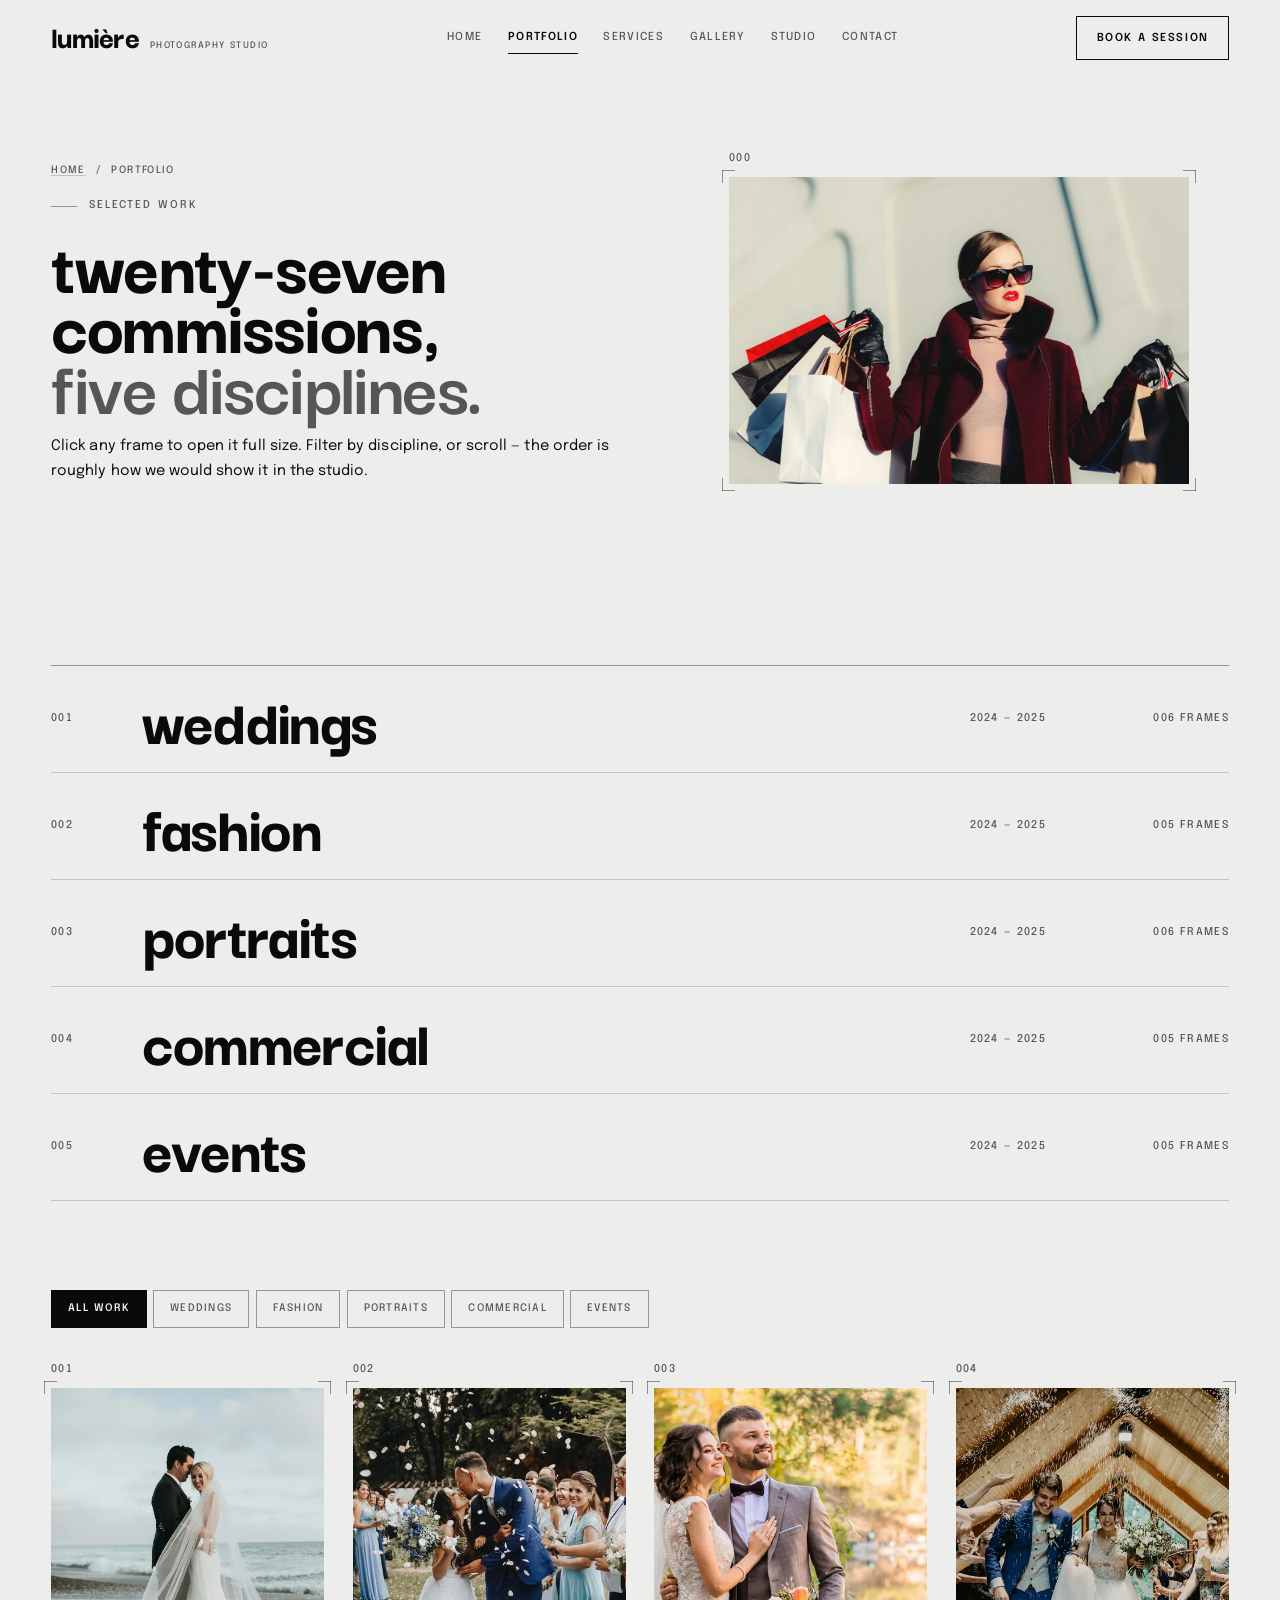
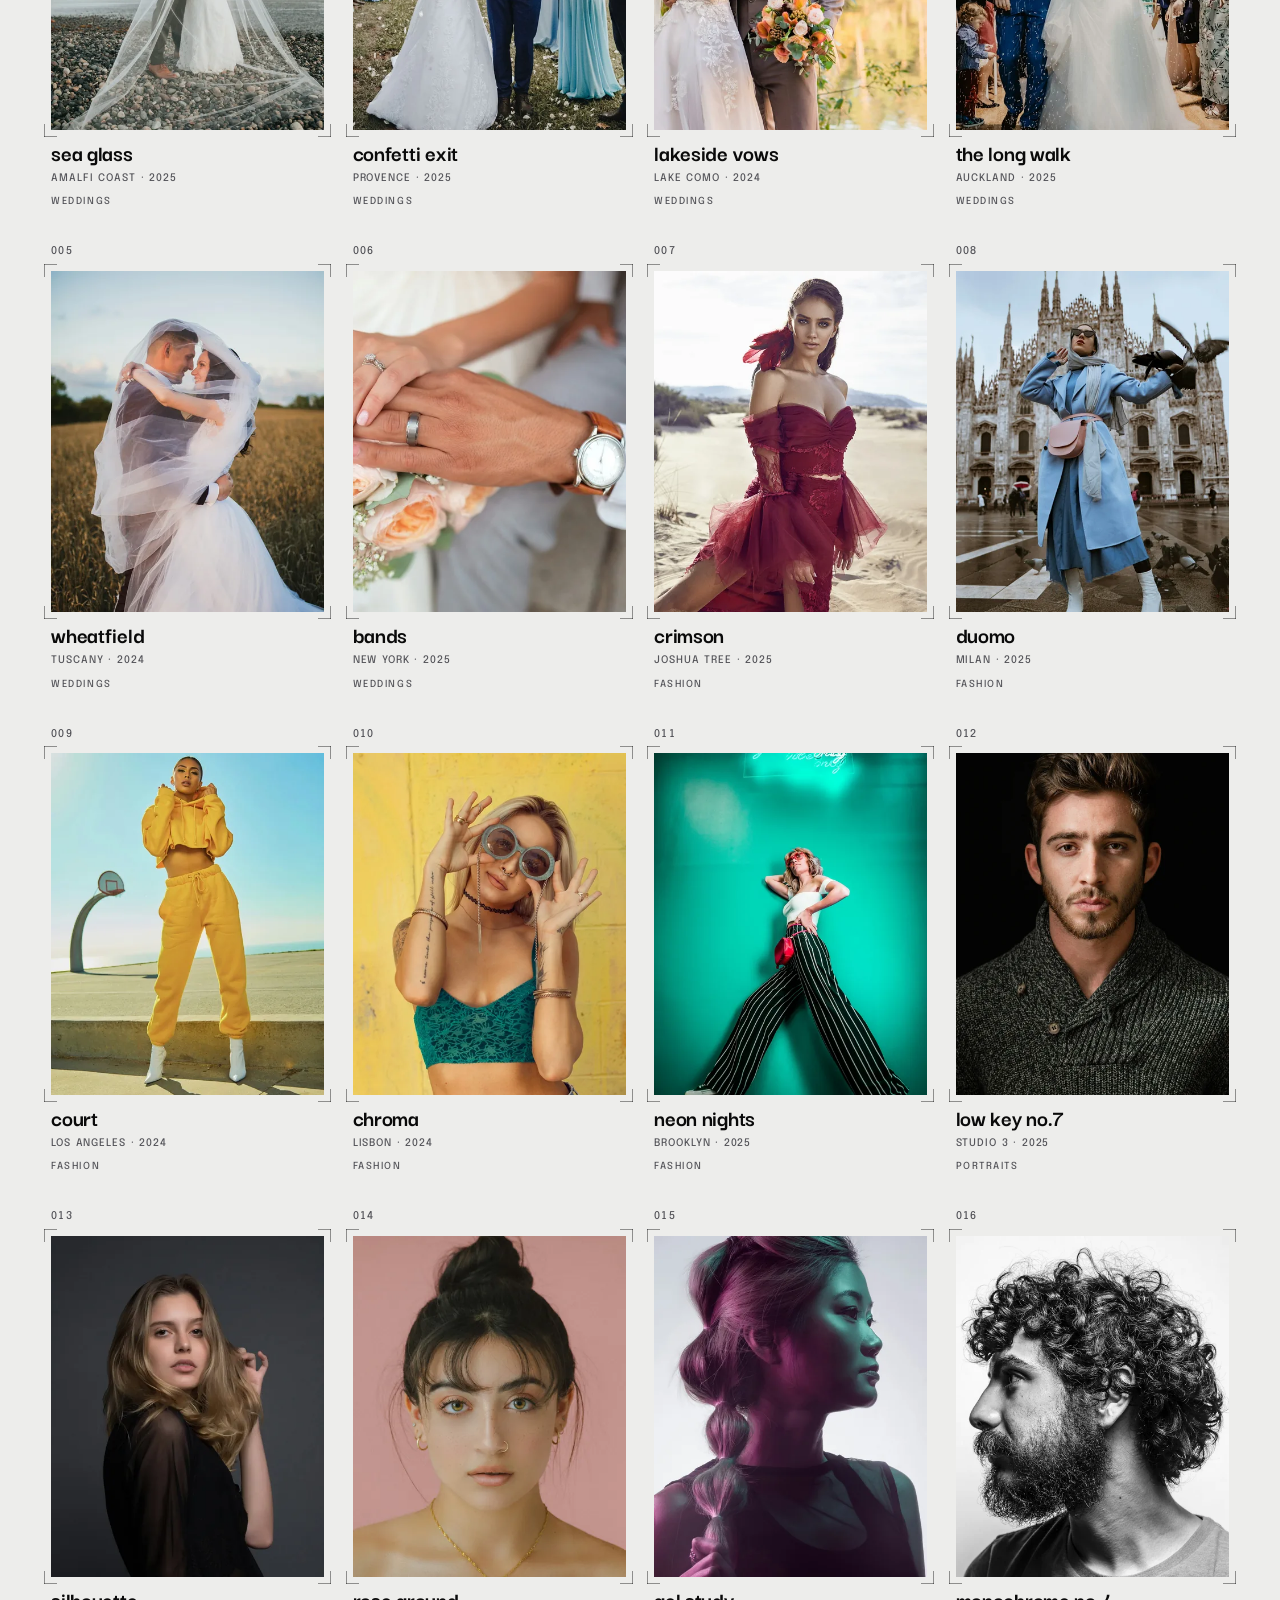
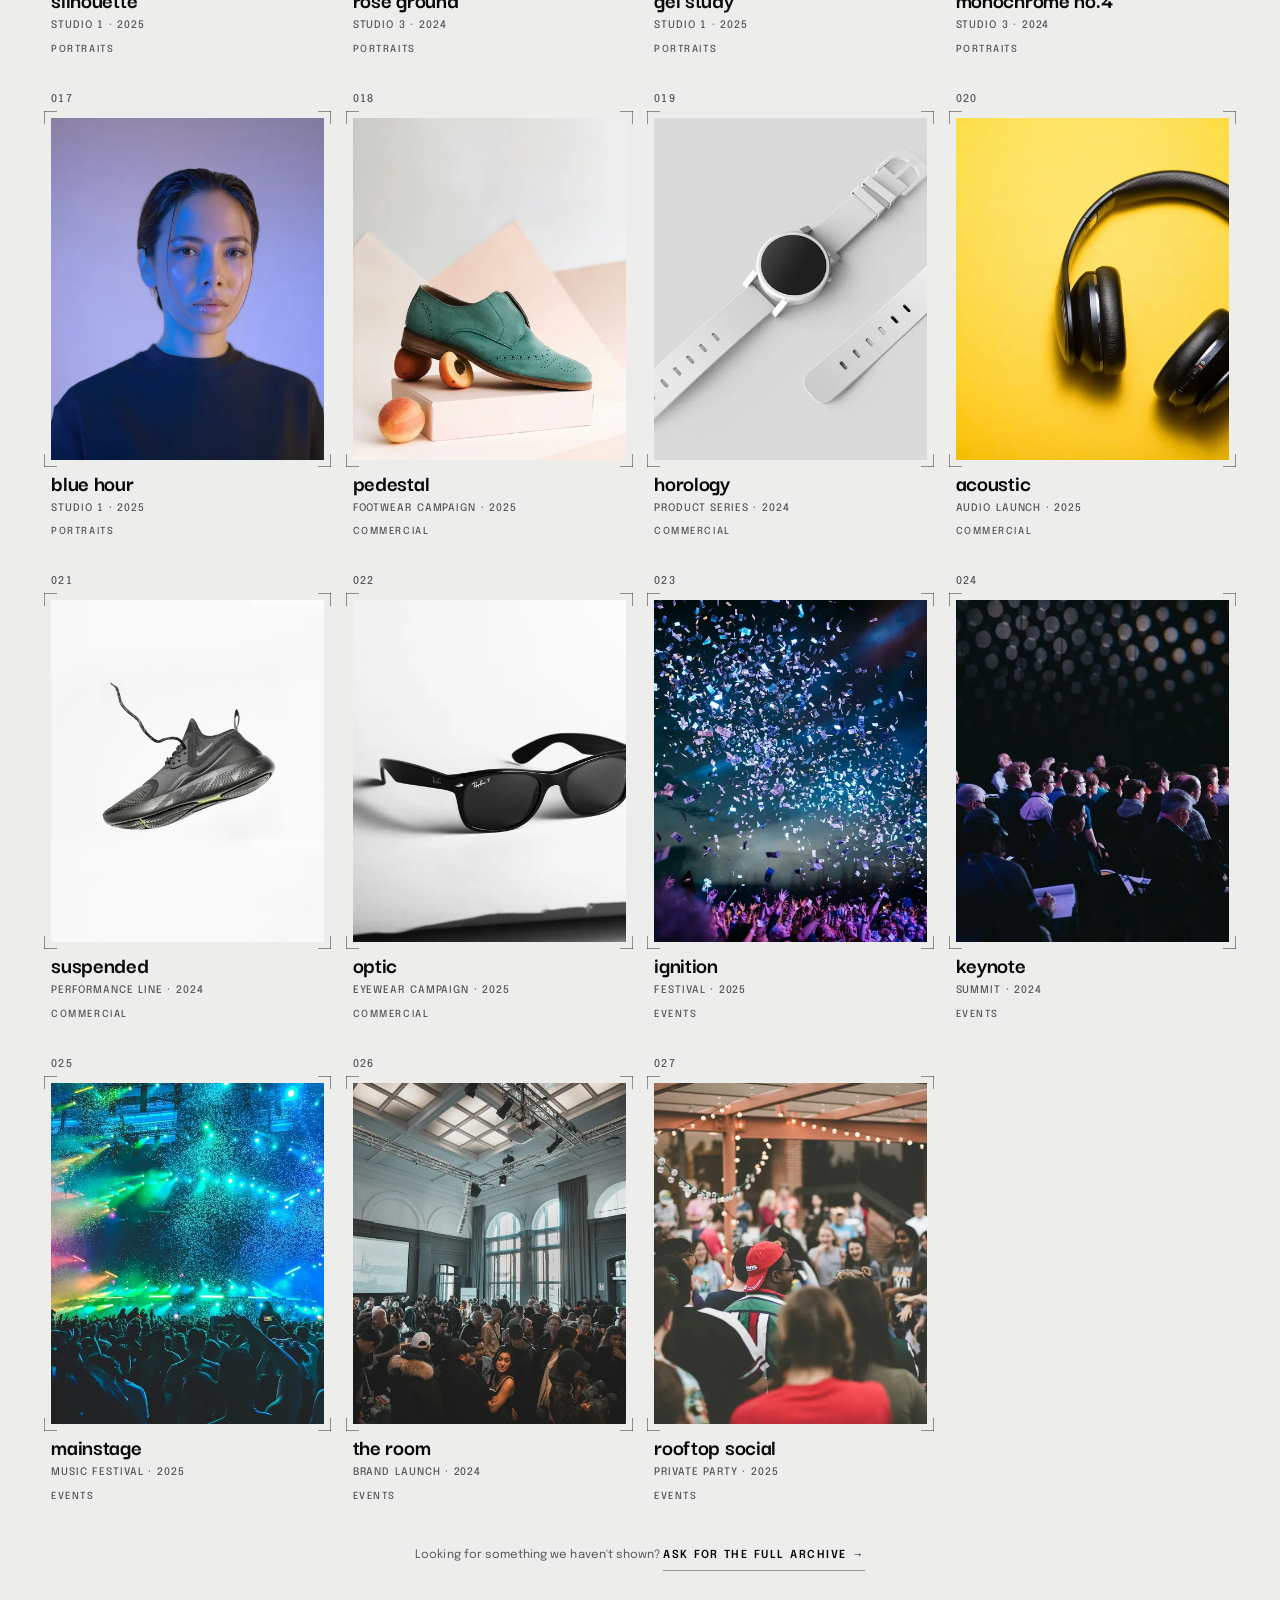
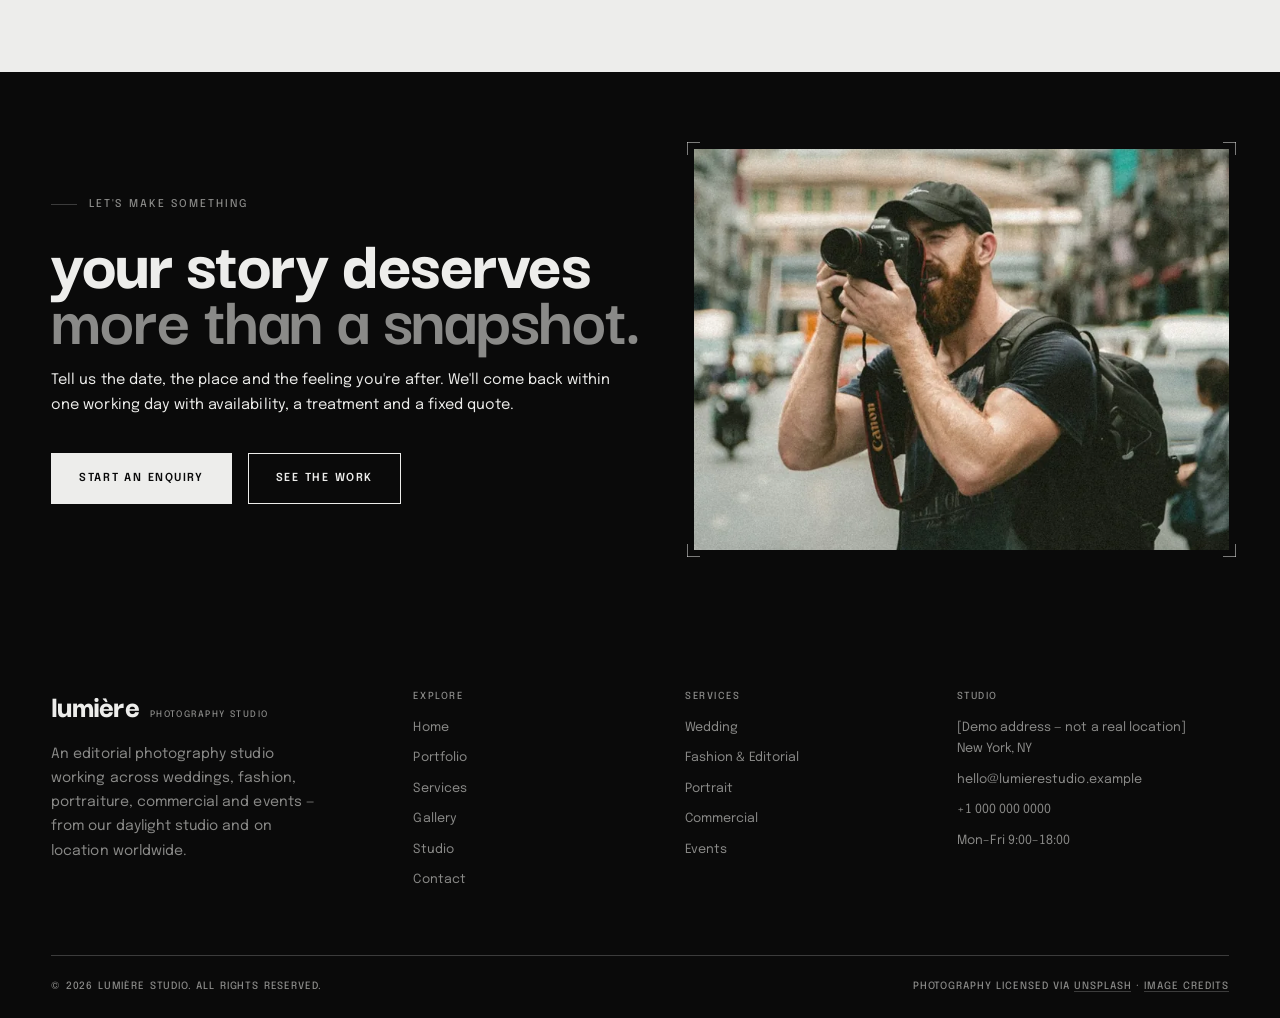
<file: portfolio.html>
<!DOCTYPE html>
<html lang="en">
<head>
<meta charset="utf-8">
<meta name="viewport" content="width=device-width, initial-scale=1">
<title>Portfolio — Lumière Studio</title>
<meta name="description" content="Selected wedding, fashion, portrait, commercial and event photography from Lumière Studio.">
<meta name="theme-color" content="#EDEDEB">
<meta property="og:title" content="Portfolio — Lumière Studio">
<meta property="og:description" content="Selected wedding, fashion, portrait, commercial and event photography from Lumière Studio.">
<meta property="og:type" content="website">
<meta property="og:image" content="assets/images/hero/hero-golden-hour-vows-1400.webp">
<link rel="icon" href="assets/favicon.svg" type="image/svg+xml">
<link rel="preload" as="font" type="font/woff2" href="assets/fonts/darker-grotesque-latin-800-normal.woff2" crossorigin>
<link rel="preload" as="font" type="font/woff2" href="assets/fonts/epilogue-latin-400-normal.woff2" crossorigin>
<link rel="preload" as="font" type="font/woff2" href="assets/fonts/epilogue-latin-500-normal.woff2" crossorigin>
<link rel="stylesheet" href="assets/css/main.css">
</head>
<body data-page="portfolio">
<a class="skip" href="#main">Skip to content</a>
<header class="site-header">
  <div class="wrap site-header__in">
    <a class="brand" href="index.html" aria-label="Lumière Studio — home">
      <span class="brand__name">Lumière</span>
      <span class="brand__sub">Photography Studio</span>
    </a>
    <nav class="nav" aria-label="Primary"><a href="index.html">Home</a><a href="portfolio.html" aria-current="page">Portfolio</a><a href="services.html">Services</a><a href="gallery.html">Gallery</a><a href="about.html">Studio</a><a href="contact.html">Contact</a></nav>
    <a class="btn header-cta" href="contact.html">Book a Session</a>
    <button class="burger" aria-label="Menu" aria-expanded="false" aria-controls="mobile-nav"><span></span></button>
  </div>
</header>
<nav class="mobile-nav" id="mobile-nav" aria-label="Mobile">
  <a href="index.html">Home</a><a href="portfolio.html">Portfolio</a><a href="services.html">Services</a><a href="gallery.html">Gallery</a><a href="about.html">Studio</a><a href="contact.html">Contact</a>
  <div class="meta">hello@lumierestudio.example · +1 000 000 0000</div>
</nav>
<main id="main">
<section class="masthead">
  <div class="wrap masthead__grid">
    <div class="masthead__text">
    <p class="crumbs"><a href="index.html">Home</a> &nbsp;/&nbsp; Portfolio</p>
    <p class="eyebrow">Selected work</p>
    <h1 class="h1">Twenty-seven commissions,<br><span class="italic">five disciplines.</span></h1>
    <p class="lead" style="margin-top:1.2rem">Click any frame to open it full size. Filter by discipline, or scroll — the order is roughly how we would show it in the studio.</p>
    </div>
    <figure class="frame masthead__frame rv">
      <span class="frame__n">000</span>
      <span class="crop"><span class="media"><img src="assets/images/hero/hero-editorial-street-1400.webp" srcset="assets/images/hero/hero-editorial-street-900.webp 900w, assets/images/hero/hero-editorial-street-1400.webp 1400w" sizes="100vw" width="1400" height="787" alt="Fashion editorial: model in a burgundy coat with shopping bags" loading="eager" fetchpriority="high" decoding="sync"></span></span>
    </figure>
  </div>
</section>
<section class="section" style="padding-bottom:0">
  <div class="wrap">
    <div class="series rv">
      <a class="series__row" href="#frames" data-series="weddings" id="weddings">
        <span class="series__n">001</span>
        <span class="series__name">Weddings</span>
        <span class="series__y">2024 — 2025</span>
        <span class="series__c">006 frames</span>
        <span class="series__peek"><span class="crop"><span class="media"><img src="assets/images/weddings/cover-weddings-1000.webp" srcset="assets/images/weddings/cover-weddings-480.webp 480w, assets/images/weddings/cover-weddings-700.webp 700w, assets/images/weddings/cover-weddings-1000.webp 1000w" sizes="(max-width:900px) 92vw, 220px" width="1000" height="1250" alt="Bride and groom on a pebble beach, veil trailing in the wind" loading="lazy" decoding="async"></span></span></span>
      </a>
      <a class="series__row" href="#frames" data-series="fashion" id="fashion">
        <span class="series__n">002</span>
        <span class="series__name">Fashion</span>
        <span class="series__y">2024 — 2025</span>
        <span class="series__c">005 frames</span>
        <span class="series__peek"><span class="crop"><span class="media"><img src="assets/images/fashion/cover-fashion-1000.webp" srcset="assets/images/fashion/cover-fashion-480.webp 480w, assets/images/fashion/cover-fashion-700.webp 700w, assets/images/fashion/cover-fashion-1000.webp 1000w" sizes="(max-width:900px) 92vw, 220px" width="1000" height="1250" alt="Model in a red tulle gown photographed in desert light" loading="lazy" decoding="async"></span></span></span>
      </a>
      <a class="series__row" href="#frames" data-series="portraits" id="portraits">
        <span class="series__n">003</span>
        <span class="series__name">Portraits</span>
        <span class="series__y">2024 — 2025</span>
        <span class="series__c">006 frames</span>
        <span class="series__peek"><span class="crop"><span class="media"><img src="assets/images/portraits/cover-portraits-1000.webp" srcset="assets/images/portraits/cover-portraits-480.webp 480w, assets/images/portraits/cover-portraits-700.webp 700w, assets/images/portraits/cover-portraits-1000.webp 1000w" sizes="(max-width:900px) 92vw, 220px" width="1000" height="1250" alt="Low-key studio portrait of a man against a black backdrop" loading="lazy" decoding="async"></span></span></span>
      </a>
      <a class="series__row" href="#frames" data-series="commercial" id="commercial">
        <span class="series__n">004</span>
        <span class="series__name">Commercial</span>
        <span class="series__y">2024 — 2025</span>
        <span class="series__c">005 frames</span>
        <span class="series__peek"><span class="crop"><span class="media"><img src="assets/images/commercial/cover-commercial-1000.webp" srcset="assets/images/commercial/cover-commercial-480.webp 480w, assets/images/commercial/cover-commercial-700.webp 700w, assets/images/commercial/cover-commercial-1000.webp 1000w" sizes="(max-width:900px) 92vw, 220px" width="1000" height="1250" alt="Green leather brogue styled on a sculptural pedestal" loading="lazy" decoding="async"></span></span></span>
      </a>
      <a class="series__row" href="#frames" data-series="events" id="events">
        <span class="series__n">005</span>
        <span class="series__name">Events</span>
        <span class="series__y">2024 — 2025</span>
        <span class="series__c">005 frames</span>
        <span class="series__peek"><span class="crop"><span class="media"><img src="assets/images/events/cover-events-700.webp" srcset="assets/images/events/cover-events-480.webp 480w, assets/images/events/cover-events-700.webp 700w" sizes="(max-width:900px) 92vw, 220px" width="700" height="875" alt="Confetti bursting over a crowd under stage lights" loading="lazy" decoding="async"></span></span></span>
      </a>
    </div>
  </div>
</section>
<section class="section" id="frames">
  <div class="wrap">
    <div class="filters" data-filters><button data-filter="all" class="is-active">All work</button><button data-filter="weddings">Weddings</button><button data-filter="fashion">Fashion</button><button data-filter="portraits">Portraits</button><button data-filter="commercial">Commercial</button><button data-filter="events">Events</button></div>
    <div class="sheet sheet--4">
      <a class="frame rv" href="#" data-cat="weddings" data-lightbox="assets/images/weddings/cover-weddings-1000.webp" data-alt="Bride and groom on a pebble beach, veil trailing in the wind" data-caption="Sea Glass — Weddings, Amalfi Coast 2025">
  <span class="frame__n">001</span>
  <span class="crop"><span class="media" style="background-image:url([data-uri])"><img src="assets/images/weddings/cover-weddings-1000.webp" srcset="assets/images/weddings/cover-weddings-480.webp 480w, assets/images/weddings/cover-weddings-700.webp 700w, assets/images/weddings/cover-weddings-1000.webp 1000w" sizes="(max-width:560px) 100vw, (max-width:900px) 50vw, 33vw" width="1000" height="1250" alt="Bride and groom on a pebble beach, veil trailing in the wind" loading="lazy" decoding="async"></span></span>
  <span class="frame__cap">
    <span class="frame__t">Sea Glass</span>
    <span class="frame__m">Amalfi Coast · 2025</span>
    <span class="frame__c">Weddings</span>
  </span>
</a><a class="frame rv" href="#" data-cat="weddings" data-lightbox="assets/images/weddings/wedding-confetti-exit-1000.webp" data-alt="Couple kissing as guests throw confetti after the ceremony" data-caption="Confetti Exit — Weddings, Provence 2025">
  <span class="frame__n">002</span>
  <span class="crop"><span class="media" style="background-image:url([data-uri])"><img src="assets/images/weddings/wedding-confetti-exit-1000.webp" srcset="assets/images/weddings/wedding-confetti-exit-480.webp 480w, assets/images/weddings/wedding-confetti-exit-700.webp 700w, assets/images/weddings/wedding-confetti-exit-1000.webp 1000w" sizes="(max-width:560px) 100vw, (max-width:900px) 50vw, 33vw" width="1000" height="1250" alt="Couple kissing as guests throw confetti after the ceremony" loading="lazy" decoding="async"></span></span>
  <span class="frame__cap">
    <span class="frame__t">Confetti Exit</span>
    <span class="frame__m">Provence · 2025</span>
    <span class="frame__c">Weddings</span>
  </span>
</a><a class="frame rv" href="#" data-cat="weddings" data-lightbox="assets/images/weddings/wedding-lakeside-ceremony-700.webp" data-alt="Newlyweds laughing beside a lake in autumn light" data-caption="Lakeside Vows — Weddings, Lake Como 2024">
  <span class="frame__n">003</span>
  <span class="crop"><span class="media" style="background-image:url([data-uri])"><img src="assets/images/weddings/wedding-lakeside-ceremony-700.webp" srcset="assets/images/weddings/wedding-lakeside-ceremony-480.webp 480w, assets/images/weddings/wedding-lakeside-ceremony-700.webp 700w" sizes="(max-width:560px) 100vw, (max-width:900px) 50vw, 33vw" width="700" height="875" alt="Newlyweds laughing beside a lake in autumn light" loading="lazy" decoding="async"></span></span>
  <span class="frame__cap">
    <span class="frame__t">Lakeside Vows</span>
    <span class="frame__m">Lake Como · 2024</span>
    <span class="frame__c">Weddings</span>
  </span>
</a><a class="frame rv" href="#" data-cat="weddings" data-lightbox="assets/images/weddings/wedding-the-aisle-700.webp" data-alt="Bride and groom walking back down the aisle through applause" data-caption="The Long Walk — Weddings, Auckland 2025">
  <span class="frame__n">004</span>
  <span class="crop"><span class="media" style="background-image:url([data-uri])"><img src="assets/images/weddings/wedding-the-aisle-700.webp" srcset="assets/images/weddings/wedding-the-aisle-480.webp 480w, assets/images/weddings/wedding-the-aisle-700.webp 700w" sizes="(max-width:560px) 100vw, (max-width:900px) 50vw, 33vw" width="700" height="875" alt="Bride and groom walking back down the aisle through applause" loading="lazy" decoding="async"></span></span>
  <span class="frame__cap">
    <span class="frame__t">The Long Walk</span>
    <span class="frame__m">Auckland · 2025</span>
    <span class="frame__c">Weddings</span>
  </span>
</a><a class="frame rv" href="#" data-cat="weddings" data-lightbox="assets/images/weddings/wedding-veil-and-wheatfield-1000.webp" data-alt="Couple embracing beneath a floating veil in a wheat field" data-caption="Wheatfield — Weddings, Tuscany 2024">
  <span class="frame__n">005</span>
  <span class="crop"><span class="media" style="background-image:url([data-uri])"><img src="assets/images/weddings/wedding-veil-and-wheatfield-1000.webp" srcset="assets/images/weddings/wedding-veil-and-wheatfield-480.webp 480w, assets/images/weddings/wedding-veil-and-wheatfield-700.webp 700w, assets/images/weddings/wedding-veil-and-wheatfield-1000.webp 1000w" sizes="(max-width:560px) 100vw, (max-width:900px) 50vw, 33vw" width="1000" height="1250" alt="Couple embracing beneath a floating veil in a wheat field" loading="lazy" decoding="async"></span></span>
  <span class="frame__cap">
    <span class="frame__t">Wheatfield</span>
    <span class="frame__m">Tuscany · 2024</span>
    <span class="frame__c">Weddings</span>
  </span>
</a><a class="frame rv" href="#" data-cat="weddings" data-lightbox="assets/images/weddings/wedding-rings-and-hands-700.webp" data-alt="Detail of the couple&#x27;s hands and wedding rings over a bouquet" data-caption="Bands — Weddings, New York 2025">
  <span class="frame__n">006</span>
  <span class="crop"><span class="media" style="background-image:url([data-uri])"><img src="assets/images/weddings/wedding-rings-and-hands-700.webp" srcset="assets/images/weddings/wedding-rings-and-hands-480.webp 480w, assets/images/weddings/wedding-rings-and-hands-700.webp 700w" sizes="(max-width:560px) 100vw, (max-width:900px) 50vw, 33vw" width="700" height="875" alt="Detail of the couple&#x27;s hands and wedding rings over a bouquet" loading="lazy" decoding="async"></span></span>
  <span class="frame__cap">
    <span class="frame__t">Bands</span>
    <span class="frame__m">New York · 2025</span>
    <span class="frame__c">Weddings</span>
  </span>
</a><a class="frame rv" href="#" data-cat="fashion" data-lightbox="assets/images/fashion/cover-fashion-1000.webp" data-alt="Model in a red tulle gown photographed in desert light" data-caption="Crimson — Fashion, Joshua Tree 2025">
  <span class="frame__n">007</span>
  <span class="crop"><span class="media" style="background-image:url([data-uri])"><img src="assets/images/fashion/cover-fashion-1000.webp" srcset="assets/images/fashion/cover-fashion-480.webp 480w, assets/images/fashion/cover-fashion-700.webp 700w, assets/images/fashion/cover-fashion-1000.webp 1000w" sizes="(max-width:560px) 100vw, (max-width:900px) 50vw, 33vw" width="1000" height="1250" alt="Model in a red tulle gown photographed in desert light" loading="lazy" decoding="async"></span></span>
  <span class="frame__cap">
    <span class="frame__t">Crimson</span>
    <span class="frame__m">Joshua Tree · 2025</span>
    <span class="frame__c">Fashion</span>
  </span>
</a><a class="frame rv" href="#" data-cat="fashion" data-lightbox="assets/images/fashion/fashion-duomo-editorial-1000.webp" data-alt="Street-style editorial shot in front of a cathedral facade" data-caption="Duomo — Fashion, Milan 2025">
  <span class="frame__n">008</span>
  <span class="crop"><span class="media" style="background-image:url([data-uri])"><img src="assets/images/fashion/fashion-duomo-editorial-1000.webp" srcset="assets/images/fashion/fashion-duomo-editorial-480.webp 480w, assets/images/fashion/fashion-duomo-editorial-700.webp 700w, assets/images/fashion/fashion-duomo-editorial-1000.webp 1000w" sizes="(max-width:560px) 100vw, (max-width:900px) 50vw, 33vw" width="1000" height="1250" alt="Street-style editorial shot in front of a cathedral facade" loading="lazy" decoding="async"></span></span>
  <span class="frame__cap">
    <span class="frame__t">Duomo</span>
    <span class="frame__m">Milan · 2025</span>
    <span class="frame__c">Fashion</span>
  </span>
</a><a class="frame rv" href="#" data-cat="fashion" data-lightbox="assets/images/fashion/fashion-sunlit-sportswear-1000.webp" data-alt="Model in a yellow tracksuit on a sunlit basketball court" data-caption="Court — Fashion, Los Angeles 2024">
  <span class="frame__n">009</span>
  <span class="crop"><span class="media" style="background-image:url([data-uri])"><img src="assets/images/fashion/fashion-sunlit-sportswear-1000.webp" srcset="assets/images/fashion/fashion-sunlit-sportswear-480.webp 480w, assets/images/fashion/fashion-sunlit-sportswear-700.webp 700w, assets/images/fashion/fashion-sunlit-sportswear-1000.webp 1000w" sizes="(max-width:560px) 100vw, (max-width:900px) 50vw, 33vw" width="1000" height="1250" alt="Model in a yellow tracksuit on a sunlit basketball court" loading="lazy" decoding="async"></span></span>
  <span class="frame__cap">
    <span class="frame__t">Court</span>
    <span class="frame__m">Los Angeles · 2024</span>
    <span class="frame__c">Fashion</span>
  </span>
</a><a class="frame rv" href="#" data-cat="fashion" data-lightbox="assets/images/fashion/fashion-chroma-yellow-700.webp" data-alt="Model in sunglasses against a saturated yellow wall" data-caption="Chroma — Fashion, Lisbon 2024">
  <span class="frame__n">010</span>
  <span class="crop"><span class="media" style="background-image:url([data-uri])"><img src="assets/images/fashion/fashion-chroma-yellow-700.webp" srcset="assets/images/fashion/fashion-chroma-yellow-480.webp 480w, assets/images/fashion/fashion-chroma-yellow-700.webp 700w" sizes="(max-width:560px) 100vw, (max-width:900px) 50vw, 33vw" width="700" height="875" alt="Model in sunglasses against a saturated yellow wall" loading="lazy" decoding="async"></span></span>
  <span class="frame__cap">
    <span class="frame__t">Chroma</span>
    <span class="frame__m">Lisbon · 2024</span>
    <span class="frame__c">Fashion</span>
  </span>
</a><a class="frame rv" href="#" data-cat="fashion" data-lightbox="assets/images/fashion/fashion-neon-nights-1000.webp" data-alt="Model posing under a green neon sign in a studio set" data-caption="Neon Nights — Fashion, Brooklyn 2025">
  <span class="frame__n">011</span>
  <span class="crop"><span class="media" style="background-image:url([data-uri])"><img src="assets/images/fashion/fashion-neon-nights-1000.webp" srcset="assets/images/fashion/fashion-neon-nights-480.webp 480w, assets/images/fashion/fashion-neon-nights-700.webp 700w, assets/images/fashion/fashion-neon-nights-1000.webp 1000w" sizes="(max-width:560px) 100vw, (max-width:900px) 50vw, 33vw" width="1000" height="1250" alt="Model posing under a green neon sign in a studio set" loading="lazy" decoding="async"></span></span>
  <span class="frame__cap">
    <span class="frame__t">Neon Nights</span>
    <span class="frame__m">Brooklyn · 2025</span>
    <span class="frame__c">Fashion</span>
  </span>
</a><a class="frame rv" href="#" data-cat="portraits" data-lightbox="assets/images/portraits/cover-portraits-1000.webp" data-alt="Low-key studio portrait of a man against a black backdrop" data-caption="Low Key No.7 — Portraits, Studio 3 2025">
  <span class="frame__n">012</span>
  <span class="crop"><span class="media" style="background-image:url([data-uri])"><img src="assets/images/portraits/cover-portraits-1000.webp" srcset="assets/images/portraits/cover-portraits-480.webp 480w, assets/images/portraits/cover-portraits-700.webp 700w, assets/images/portraits/cover-portraits-1000.webp 1000w" sizes="(max-width:560px) 100vw, (max-width:900px) 50vw, 33vw" width="1000" height="1250" alt="Low-key studio portrait of a man against a black backdrop" loading="lazy" decoding="async"></span></span>
  <span class="frame__cap">
    <span class="frame__t">Low Key No.7</span>
    <span class="frame__m">Studio 3 · 2025</span>
    <span class="frame__c">Portraits</span>
  </span>
</a><a class="frame rv" href="#" data-cat="portraits" data-lightbox="assets/images/portraits/portrait-low-key-studio-1000.webp" data-alt="Low-key studio portrait of a woman in sheer black" data-caption="Silhouette — Portraits, Studio 1 2025">
  <span class="frame__n">013</span>
  <span class="crop"><span class="media" style="background-image:url([data-uri])"><img src="assets/images/portraits/portrait-low-key-studio-1000.webp" srcset="assets/images/portraits/portrait-low-key-studio-480.webp 480w, assets/images/portraits/portrait-low-key-studio-700.webp 700w, assets/images/portraits/portrait-low-key-studio-1000.webp 1000w" sizes="(max-width:560px) 100vw, (max-width:900px) 50vw, 33vw" width="1000" height="1250" alt="Low-key studio portrait of a woman in sheer black" loading="lazy" decoding="async"></span></span>
  <span class="frame__cap">
    <span class="frame__t">Silhouette</span>
    <span class="frame__m">Studio 1 · 2025</span>
    <span class="frame__c">Portraits</span>
  </span>
</a><a class="frame rv" href="#" data-cat="portraits" data-lightbox="assets/images/portraits/portrait-rose-ground-1000.webp" data-alt="Beauty portrait of a woman against a dusty rose backdrop" data-caption="Rose Ground — Portraits, Studio 3 2024">
  <span class="frame__n">014</span>
  <span class="crop"><span class="media" style="background-image:url([data-uri])"><img src="assets/images/portraits/portrait-rose-ground-1000.webp" srcset="assets/images/portraits/portrait-rose-ground-480.webp 480w, assets/images/portraits/portrait-rose-ground-700.webp 700w, assets/images/portraits/portrait-rose-ground-1000.webp 1000w" sizes="(max-width:560px) 100vw, (max-width:900px) 50vw, 33vw" width="1000" height="1250" alt="Beauty portrait of a woman against a dusty rose backdrop" loading="lazy" decoding="async"></span></span>
  <span class="frame__cap">
    <span class="frame__t">Rose Ground</span>
    <span class="frame__m">Studio 3 · 2024</span>
    <span class="frame__c">Portraits</span>
  </span>
</a><a class="frame rv" href="#" data-cat="portraits" data-lightbox="assets/images/portraits/portrait-gel-study-1000.webp" data-alt="Profile portrait lit with magenta and green gels" data-caption="Gel Study — Portraits, Studio 1 2025">
  <span class="frame__n">015</span>
  <span class="crop"><span class="media" style="background-image:url([data-uri])"><img src="assets/images/portraits/portrait-gel-study-1000.webp" srcset="assets/images/portraits/portrait-gel-study-480.webp 480w, assets/images/portraits/portrait-gel-study-700.webp 700w, assets/images/portraits/portrait-gel-study-1000.webp 1000w" sizes="(max-width:560px) 100vw, (max-width:900px) 50vw, 33vw" width="1000" height="1250" alt="Profile portrait lit with magenta and green gels" loading="lazy" decoding="async"></span></span>
  <span class="frame__cap">
    <span class="frame__t">Gel Study</span>
    <span class="frame__m">Studio 1 · 2025</span>
    <span class="frame__c">Portraits</span>
  </span>
</a><a class="frame rv" href="#" data-cat="portraits" data-lightbox="assets/images/portraits/portrait-monochrome-no4-1000.webp" data-alt="Black and white profile portrait of a man with curly hair" data-caption="Monochrome No.4 — Portraits, Studio 3 2024">
  <span class="frame__n">016</span>
  <span class="crop"><span class="media" style="background-image:url([data-uri])"><img src="assets/images/portraits/portrait-monochrome-no4-1000.webp" srcset="assets/images/portraits/portrait-monochrome-no4-480.webp 480w, assets/images/portraits/portrait-monochrome-no4-700.webp 700w, assets/images/portraits/portrait-monochrome-no4-1000.webp 1000w" sizes="(max-width:560px) 100vw, (max-width:900px) 50vw, 33vw" width="1000" height="1250" alt="Black and white profile portrait of a man with curly hair" loading="lazy" decoding="async"></span></span>
  <span class="frame__cap">
    <span class="frame__t">Monochrome No.4</span>
    <span class="frame__m">Studio 3 · 2024</span>
    <span class="frame__c">Portraits</span>
  </span>
</a><a class="frame rv" href="#" data-cat="portraits" data-lightbox="assets/images/portraits/portrait-blue-hour-1000.webp" data-alt="Portrait of a woman lit with cool blue and violet light" data-caption="Blue Hour — Portraits, Studio 1 2025">
  <span class="frame__n">017</span>
  <span class="crop"><span class="media" style="background-image:url([data-uri])"><img src="assets/images/portraits/portrait-blue-hour-1000.webp" srcset="assets/images/portraits/portrait-blue-hour-480.webp 480w, assets/images/portraits/portrait-blue-hour-700.webp 700w, assets/images/portraits/portrait-blue-hour-1000.webp 1000w" sizes="(max-width:560px) 100vw, (max-width:900px) 50vw, 33vw" width="1000" height="1251" alt="Portrait of a woman lit with cool blue and violet light" loading="lazy" decoding="async"></span></span>
  <span class="frame__cap">
    <span class="frame__t">Blue Hour</span>
    <span class="frame__m">Studio 1 · 2025</span>
    <span class="frame__c">Portraits</span>
  </span>
</a><a class="frame rv" href="#" data-cat="commercial" data-lightbox="assets/images/commercial/cover-commercial-1000.webp" data-alt="Green leather brogue styled on a sculptural pedestal" data-caption="Pedestal — Commercial, Footwear campaign 2025">
  <span class="frame__n">018</span>
  <span class="crop"><span class="media" style="background-image:url([data-uri])"><img src="assets/images/commercial/cover-commercial-1000.webp" srcset="assets/images/commercial/cover-commercial-480.webp 480w, assets/images/commercial/cover-commercial-700.webp 700w, assets/images/commercial/cover-commercial-1000.webp 1000w" sizes="(max-width:560px) 100vw, (max-width:900px) 50vw, 33vw" width="1000" height="1250" alt="Green leather brogue styled on a sculptural pedestal" loading="lazy" decoding="async"></span></span>
  <span class="frame__cap">
    <span class="frame__t">Pedestal</span>
    <span class="frame__m">Footwear campaign · 2025</span>
    <span class="frame__c">Commercial</span>
  </span>
</a><a class="frame rv" href="#" data-cat="commercial" data-lightbox="assets/images/commercial/commercial-minimal-timepieces-1000.webp" data-alt="Two minimalist watches arranged on a pale grey surface" data-caption="Horology — Commercial, Product series 2024">
  <span class="frame__n">019</span>
  <span class="crop"><span class="media" style="background-image:url([data-uri])"><img src="assets/images/commercial/commercial-minimal-timepieces-1000.webp" srcset="assets/images/commercial/commercial-minimal-timepieces-480.webp 480w, assets/images/commercial/commercial-minimal-timepieces-700.webp 700w, assets/images/commercial/commercial-minimal-timepieces-1000.webp 1000w" sizes="(max-width:560px) 100vw, (max-width:900px) 50vw, 33vw" width="1000" height="1250" alt="Two minimalist watches arranged on a pale grey surface" loading="lazy" decoding="async"></span></span>
  <span class="frame__cap">
    <span class="frame__t">Horology</span>
    <span class="frame__m">Product series · 2024</span>
    <span class="frame__c">Commercial</span>
  </span>
</a><a class="frame rv" href="#" data-cat="commercial" data-lightbox="assets/images/commercial/commercial-acoustic-yellow-700.webp" data-alt="Black over-ear headphones floating on a yellow background" data-caption="Acoustic — Commercial, Audio launch 2025">
  <span class="frame__n">020</span>
  <span class="crop"><span class="media" style="background-image:url([data-uri])"><img src="assets/images/commercial/commercial-acoustic-yellow-700.webp" srcset="assets/images/commercial/commercial-acoustic-yellow-480.webp 480w, assets/images/commercial/commercial-acoustic-yellow-700.webp 700w" sizes="(max-width:560px) 100vw, (max-width:900px) 50vw, 33vw" width="700" height="875" alt="Black over-ear headphones floating on a yellow background" loading="lazy" decoding="async"></span></span>
  <span class="frame__cap">
    <span class="frame__t">Acoustic</span>
    <span class="frame__m">Audio launch · 2025</span>
    <span class="frame__c">Commercial</span>
  </span>
</a><a class="frame rv" href="#" data-cat="commercial" data-lightbox="assets/images/commercial/commercial-suspended-form-1000.webp" data-alt="Black running shoe suspended mid-air on white" data-caption="Suspended — Commercial, Performance line 2024">
  <span class="frame__n">021</span>
  <span class="crop"><span class="media" style="background-image:url([data-uri])"><img src="assets/images/commercial/commercial-suspended-form-1000.webp" srcset="assets/images/commercial/commercial-suspended-form-480.webp 480w, assets/images/commercial/commercial-suspended-form-700.webp 700w, assets/images/commercial/commercial-suspended-form-1000.webp 1000w" sizes="(max-width:560px) 100vw, (max-width:900px) 50vw, 33vw" width="1000" height="1250" alt="Black running shoe suspended mid-air on white" loading="lazy" decoding="async"></span></span>
  <span class="frame__cap">
    <span class="frame__t">Suspended</span>
    <span class="frame__m">Performance line · 2024</span>
    <span class="frame__c">Commercial</span>
  </span>
</a><a class="frame rv" href="#" data-cat="commercial" data-lightbox="assets/images/commercial/commercial-optic-black-1000.webp" data-alt="Black sunglasses photographed as a high-contrast still life" data-caption="Optic — Commercial, Eyewear campaign 2025">
  <span class="frame__n">022</span>
  <span class="crop"><span class="media" style="background-image:url([data-uri])"><img src="assets/images/commercial/commercial-optic-black-1000.webp" srcset="assets/images/commercial/commercial-optic-black-480.webp 480w, assets/images/commercial/commercial-optic-black-700.webp 700w, assets/images/commercial/commercial-optic-black-1000.webp 1000w" sizes="(max-width:560px) 100vw, (max-width:900px) 50vw, 33vw" width="1000" height="1250" alt="Black sunglasses photographed as a high-contrast still life" loading="lazy" decoding="async"></span></span>
  <span class="frame__cap">
    <span class="frame__t">Optic</span>
    <span class="frame__m">Eyewear campaign · 2025</span>
    <span class="frame__c">Commercial</span>
  </span>
</a><a class="frame rv" href="#" data-cat="events" data-lightbox="assets/images/events/cover-events-700.webp" data-alt="Confetti bursting over a crowd under stage lights" data-caption="Ignition — Events, Festival 2025">
  <span class="frame__n">023</span>
  <span class="crop"><span class="media" style="background-image:url([data-uri])"><img src="assets/images/events/cover-events-700.webp" srcset="assets/images/events/cover-events-480.webp 480w, assets/images/events/cover-events-700.webp 700w" sizes="(max-width:560px) 100vw, (max-width:900px) 50vw, 33vw" width="700" height="875" alt="Confetti bursting over a crowd under stage lights" loading="lazy" decoding="async"></span></span>
  <span class="frame__cap">
    <span class="frame__t">Ignition</span>
    <span class="frame__m">Festival · 2025</span>
    <span class="frame__c">Events</span>
  </span>
</a><a class="frame rv" href="#" data-cat="events" data-lightbox="assets/images/events/event-keynote-700.webp" data-alt="Audience silhouetted in a darkened auditorium" data-caption="Keynote — Events, Summit 2024">
  <span class="frame__n">024</span>
  <span class="crop"><span class="media" style="background-image:url([data-uri])"><img src="assets/images/events/event-keynote-700.webp" srcset="assets/images/events/event-keynote-480.webp 480w, assets/images/events/event-keynote-700.webp 700w" sizes="(max-width:560px) 100vw, (max-width:900px) 50vw, 33vw" width="700" height="875" alt="Audience silhouetted in a darkened auditorium" loading="lazy" decoding="async"></span></span>
  <span class="frame__cap">
    <span class="frame__t">Keynote</span>
    <span class="frame__m">Summit · 2024</span>
    <span class="frame__c">Events</span>
  </span>
</a><a class="frame rv" href="#" data-cat="events" data-lightbox="assets/images/events/event-mainstage-1000.webp" data-alt="Crowd bathed in blue and green light at a festival mainstage" data-caption="Mainstage — Events, Music festival 2025">
  <span class="frame__n">025</span>
  <span class="crop"><span class="media" style="background-image:url([data-uri])"><img src="assets/images/events/event-mainstage-1000.webp" srcset="assets/images/events/event-mainstage-480.webp 480w, assets/images/events/event-mainstage-700.webp 700w, assets/images/events/event-mainstage-1000.webp 1000w" sizes="(max-width:560px) 100vw, (max-width:900px) 50vw, 33vw" width="1000" height="1250" alt="Crowd bathed in blue and green light at a festival mainstage" loading="lazy" decoding="async"></span></span>
  <span class="frame__cap">
    <span class="frame__t">Mainstage</span>
    <span class="frame__m">Music festival · 2025</span>
    <span class="frame__c">Events</span>
  </span>
</a><a class="frame rv" href="#" data-cat="events" data-lightbox="assets/images/events/event-the-room-700.webp" data-alt="Guests mingling in a daylit hall before a keynote" data-caption="The Room — Events, Brand launch 2024">
  <span class="frame__n">026</span>
  <span class="crop"><span class="media" style="background-image:url([data-uri])"><img src="assets/images/events/event-the-room-700.webp" srcset="assets/images/events/event-the-room-480.webp 480w, assets/images/events/event-the-room-700.webp 700w" sizes="(max-width:560px) 100vw, (max-width:900px) 50vw, 33vw" width="700" height="875" alt="Guests mingling in a daylit hall before a keynote" loading="lazy" decoding="async"></span></span>
  <span class="frame__cap">
    <span class="frame__t">The Room</span>
    <span class="frame__m">Brand launch · 2024</span>
    <span class="frame__c">Events</span>
  </span>
</a><a class="frame rv" href="#" data-cat="events" data-lightbox="assets/images/events/event-rooftop-social-700.webp" data-alt="Guests mingling under festoon lights at a rooftop social" data-caption="Rooftop Social — Events, Private party 2025">
  <span class="frame__n">027</span>
  <span class="crop"><span class="media" style="background-image:url([data-uri])"><img src="assets/images/events/event-rooftop-social-700.webp" srcset="assets/images/events/event-rooftop-social-480.webp 480w, assets/images/events/event-rooftop-social-700.webp 700w" sizes="(max-width:560px) 100vw, (max-width:900px) 50vw, 33vw" width="700" height="875" alt="Guests mingling under festoon lights at a rooftop social" loading="lazy" decoding="async"></span></span>
  <span class="frame__cap">
    <span class="frame__t">Rooftop Social</span>
    <span class="frame__m">Private party · 2025</span>
    <span class="frame__c">Events</span>
  </span>
</a>
    </div>
    <p class="form-note rv" style="margin-top:2.5rem;text-align:center">Looking for something we haven't shown? <a class="link-u" href="contact.html">Ask for the full archive &rarr;</a></p>
  </div>
</section>
<section class="cta-band">
  <div class="wrap cta-band__in">
    <div class="cta-band__text rv">
    <p class="eyebrow">Let's make something</p>
    <h2 class="h1">Your story deserves<br><span class="italic">more than a snapshot.</span></h2>
    <p class="lead" style="margin-top:1.4rem">Tell us the date, the place and the feeling you're after. We'll come back within one working day with availability, a treatment and a fixed quote.</p>
    <div style="display:flex;gap:1rem;flex-wrap:wrap;margin-top:2.2rem">
      <a class="btn btn--solid" href="contact.html">Start an enquiry</a>
      <a class="btn" href="portfolio.html">See the work</a>
    </div>
    </div>
    <div class="on-ink rv"><span class="crop"><span class="media"><img src="assets/images/about/about-on-location-700.webp" srcset="assets/images/about/about-on-location-480.webp 480w, assets/images/about/about-on-location-700.webp 700w" sizes="100vw" width="700" height="875" alt="Photographer lifting a camera into backlit sun" loading="lazy" decoding="async"></span></span></div>
  </div>
</section>
</main>
<footer class="site-footer">
  <div class="wrap">
    <div class="footer-top">
      <div class="footer-col">
        <a class="brand" href="index.html" style="margin-bottom:1.2rem">
          <span class="brand__name">Lumière</span>
          <span class="brand__sub">Photography Studio</span>
        </a>
        <p class="muted" style="font-size:.88rem;max-width:34ch">An editorial photography studio working across weddings, fashion, portraiture, commercial and events — from our daylight studio and on location worldwide.</p>
      </div>
      <div class="footer-col">
        <h4>Explore</h4>
        <ul><li><a href="index.html">Home</a></li><li><a href="portfolio.html">Portfolio</a></li><li><a href="services.html">Services</a></li><li><a href="gallery.html">Gallery</a></li><li><a href="about.html">Studio</a></li><li><a href="contact.html">Contact</a></li></ul>
      </div>
      <div class="footer-col">
        <h4>Services</h4>
        <ul>
          <li><a href="services.html#wedding">Wedding</a></li>
          <li><a href="services.html#fashion">Fashion &amp; Editorial</a></li>
          <li><a href="services.html#portrait">Portrait</a></li>
          <li><a href="services.html#commercial">Commercial</a></li>
          <li><a href="services.html#event">Events</a></li>
        </ul>
      </div>
      <div class="footer-col">
        <h4>Studio</h4>
        <ul>
          <li>[Demo address — not a real location]<br>New York, NY</li>
          <li><a href="mailto:hello@lumierestudio.example">hello@lumierestudio.example</a></li>
          <li><a href="tel:+10000000000">+1 000 000 0000</a></li>
          <li>Mon–Fri 9:00–18:00</li>
        </ul>
      </div>
    </div>
    <div class="footer-bot">
      <span>© <span data-year>2026</span> Lumière Studio. All rights reserved.</span>
      <span>Photography licensed via <a href="https://unsplash.com/license" rel="noopener">Unsplash</a> · <a href="CREDITS.md">Image credits</a></span>
    </div>
  </div>
</footer>
<div class="lb" role="dialog" aria-modal="true" aria-label="Image viewer">
  <button class="lb__close" aria-label="Close viewer">&#10005;</button>
  <button class="lb__btn lb__prev" aria-label="Previous image">&#8592;</button>
  <img src="[data-uri]" alt="">
  <button class="lb__btn lb__next" aria-label="Next image">&#8594;</button>
  <div class="lb__cap"></div>
</div>
<script src="assets/js/main.js" defer></script>
</body>
</html>
</file>
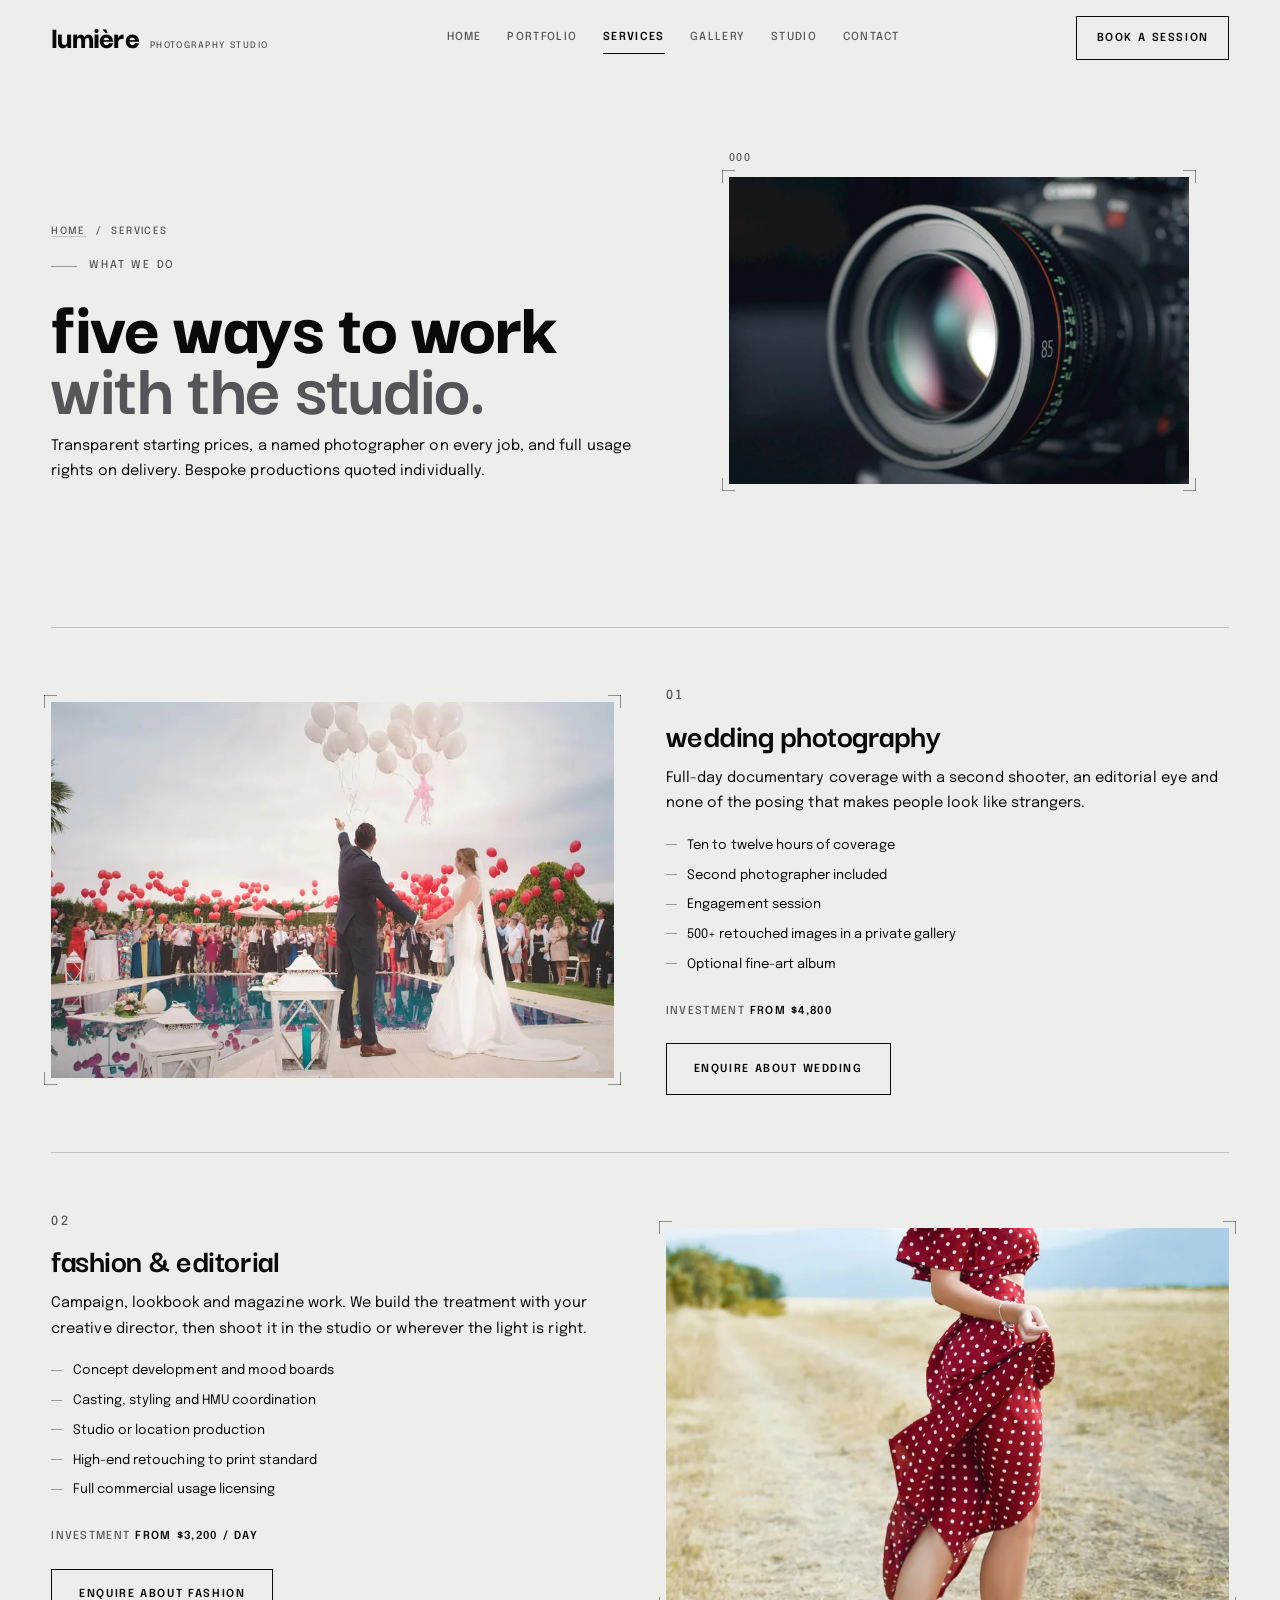
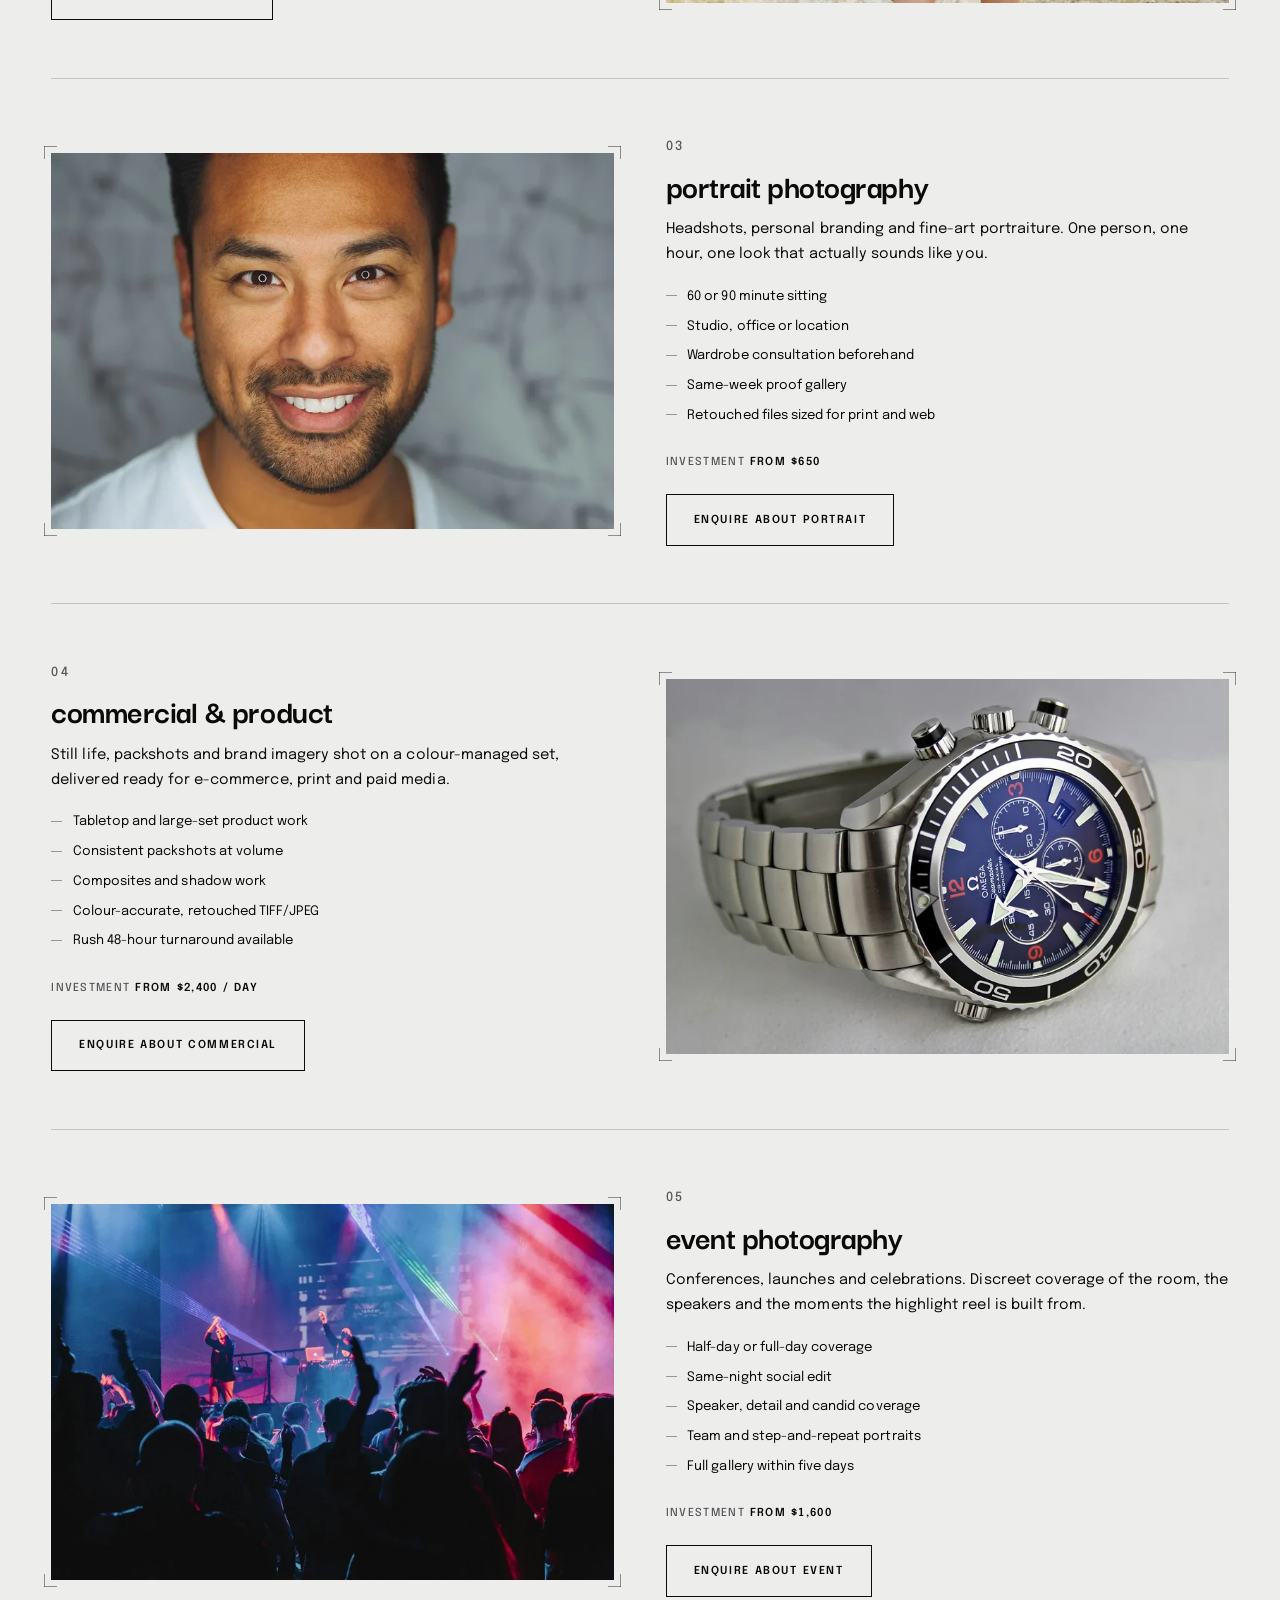
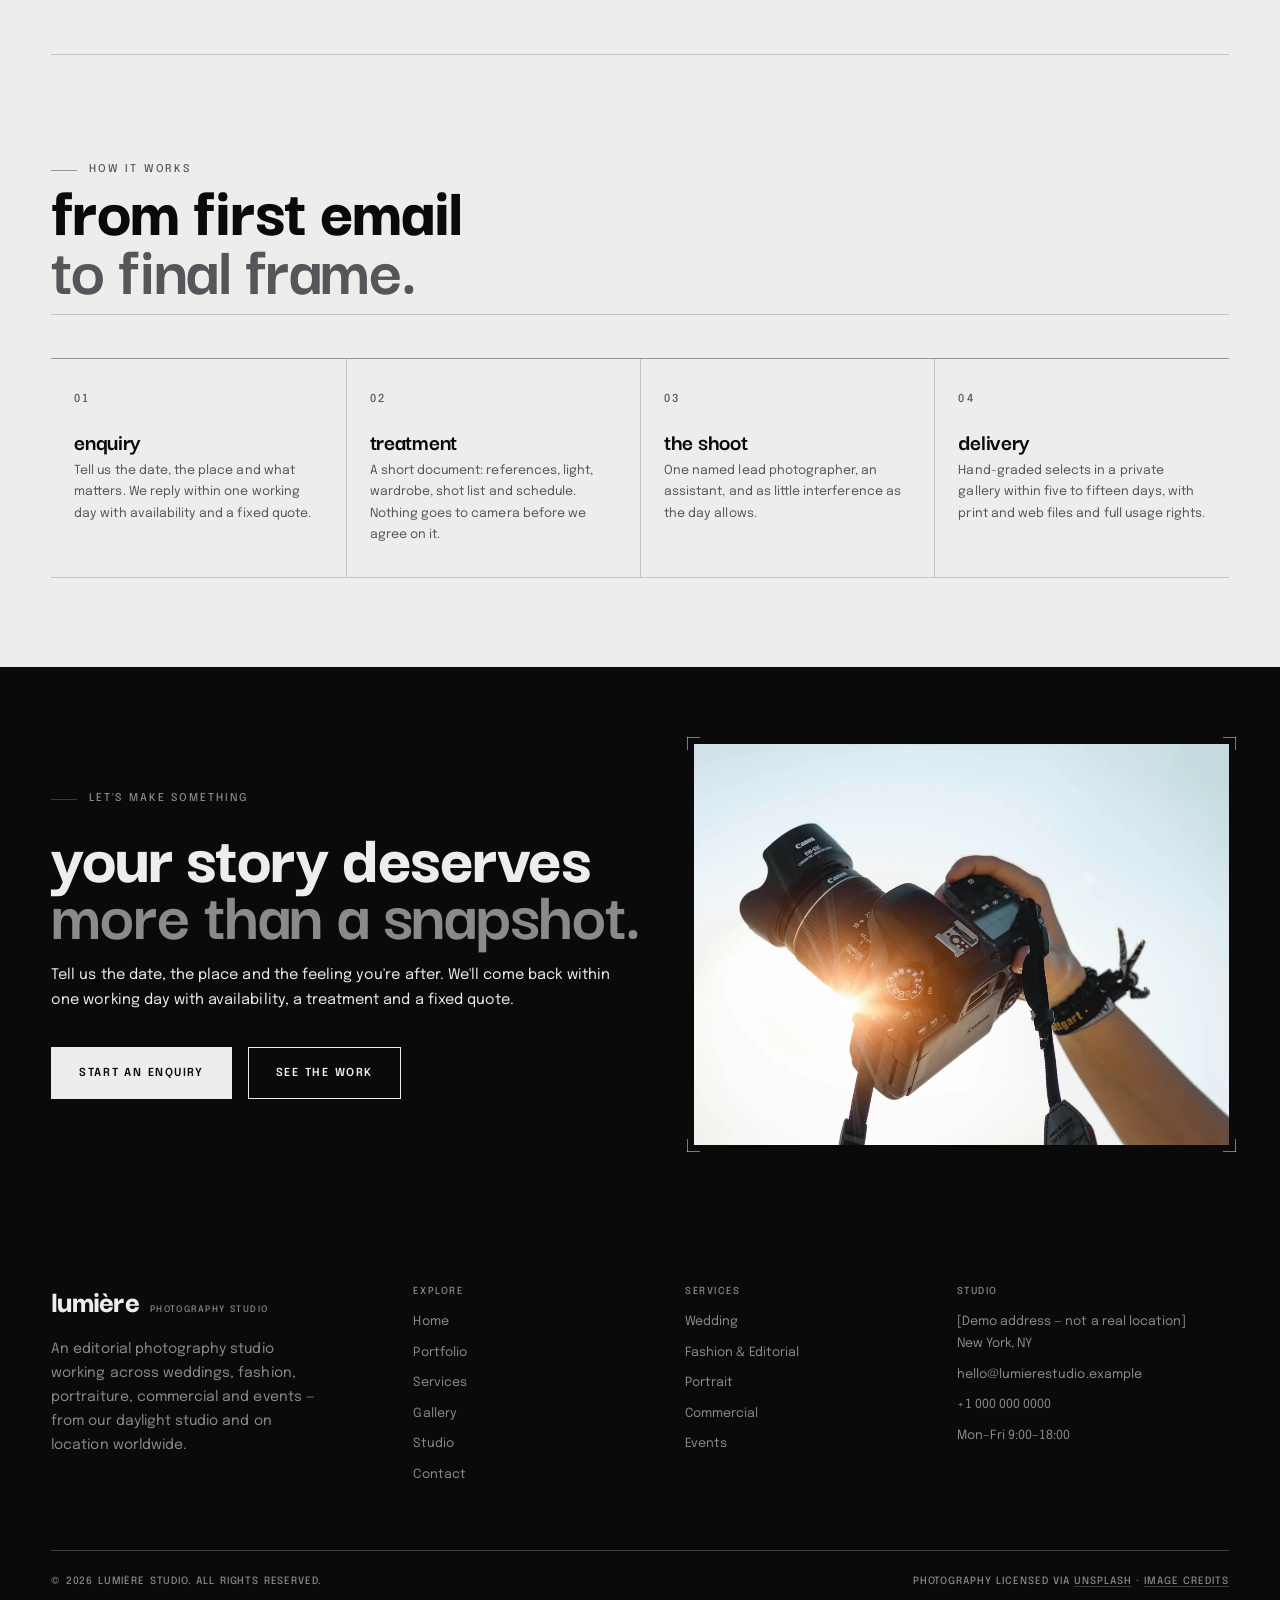
<file: services.html>
<!DOCTYPE html>
<html lang="en">
<head>
<meta charset="utf-8">
<meta name="viewport" content="width=device-width, initial-scale=1">
<title>Services &amp;amp; Pricing — Lumière Studio</title>
<meta name="description" content="Wedding, fashion, portrait, commercial and event photography services from Lumière Studio, with transparent starting prices.">
<meta name="theme-color" content="#EDEDEB">
<meta property="og:title" content="Services &amp;amp; Pricing — Lumière Studio">
<meta property="og:description" content="Wedding, fashion, portrait, commercial and event photography services from Lumière Studio, with transparent starting prices.">
<meta property="og:type" content="website">
<meta property="og:image" content="assets/images/hero/hero-golden-hour-vows-1400.webp">
<link rel="icon" href="assets/favicon.svg" type="image/svg+xml">
<link rel="preload" as="font" type="font/woff2" href="assets/fonts/darker-grotesque-latin-800-normal.woff2" crossorigin>
<link rel="preload" as="font" type="font/woff2" href="assets/fonts/epilogue-latin-400-normal.woff2" crossorigin>
<link rel="preload" as="font" type="font/woff2" href="assets/fonts/epilogue-latin-500-normal.woff2" crossorigin>
<link rel="stylesheet" href="assets/css/main.css">
</head>
<body data-page="services">
<a class="skip" href="#main">Skip to content</a>
<header class="site-header">
  <div class="wrap site-header__in">
    <a class="brand" href="index.html" aria-label="Lumière Studio — home">
      <span class="brand__name">Lumière</span>
      <span class="brand__sub">Photography Studio</span>
    </a>
    <nav class="nav" aria-label="Primary"><a href="index.html">Home</a><a href="portfolio.html">Portfolio</a><a href="services.html" aria-current="page">Services</a><a href="gallery.html">Gallery</a><a href="about.html">Studio</a><a href="contact.html">Contact</a></nav>
    <a class="btn header-cta" href="contact.html">Book a Session</a>
    <button class="burger" aria-label="Menu" aria-expanded="false" aria-controls="mobile-nav"><span></span></button>
  </div>
</header>
<nav class="mobile-nav" id="mobile-nav" aria-label="Mobile">
  <a href="index.html">Home</a><a href="portfolio.html">Portfolio</a><a href="services.html">Services</a><a href="gallery.html">Gallery</a><a href="about.html">Studio</a><a href="contact.html">Contact</a>
  <div class="meta">hello@lumierestudio.example · +1 000 000 0000</div>
</nav>
<main id="main">
<section class="masthead">
  <div class="wrap masthead__grid">
    <div class="masthead__text">
    <p class="crumbs"><a href="index.html">Home</a> &nbsp;/&nbsp; Services</p>
    <p class="eyebrow">What we do</p>
    <h1 class="h1">Five ways to work<br><span class="italic">with the studio.</span></h1>
    <p class="lead" style="margin-top:1.2rem">Transparent starting prices, a named photographer on every job, and full usage rights on delivery. Bespoke productions quoted individually.</p>
    </div>
    <figure class="frame masthead__frame rv">
      <span class="frame__n">000</span>
      <span class="crop"><span class="media"><img src="assets/images/hero/hero-cinema-lens-1400.webp" srcset="assets/images/hero/hero-cinema-lens-900.webp 900w, assets/images/hero/hero-cinema-lens-1400.webp 1400w" sizes="100vw" width="1400" height="788" alt="Cinema prime lens catching a rim of studio light" loading="eager" fetchpriority="high" decoding="sync"></span></span>
    </figure>
  </div>
</section>
<section class="section">
  <div class="wrap">
    <article class="svc" id="wedding">
  <div class="svc__media rv"><span class="crop"><span class="media" style="background-image:url([data-uri])"><img src="assets/images/weddings/service-wedding-1200.webp" srcset="assets/images/weddings/service-wedding-520.webp 520w, assets/images/weddings/service-wedding-800.webp 800w, assets/images/weddings/service-wedding-1200.webp 1200w" sizes="(max-width:900px) 100vw, 55vw" width="1200" height="801" alt="Couple releasing balloons at their wedding reception" loading="lazy" decoding="async"></span></span></div>
  <div class="rv">
    <div class="svc__n">01</div>
    <h2 class="h3" style="margin-top:.8rem">Wedding Photography</h2>
    <p class="lead" style="margin-top:1rem">Full-day documentary coverage with a second shooter, an editorial eye and none of the posing that makes people look like strangers.</p>
    <ul class="svc__list"><li>Ten to twelve hours of coverage</li><li>Second photographer included</li><li>Engagement session</li><li>500+ retouched images in a private gallery</li><li>Optional fine-art album</li></ul>
    <div class="svc__price">Investment <b>From $4,800</b></div>
    <a class="btn" href="contact.html">Enquire about Wedding</a>
  </div>
</article><article class="svc svc--flip" id="fashion">
  <div class="svc__media rv"><span class="crop"><span class="media" style="background-image:url([data-uri])"><img src="assets/images/fashion/service-fashion-1200.webp" srcset="assets/images/fashion/service-fashion-520.webp 520w, assets/images/fashion/service-fashion-800.webp 800w, assets/images/fashion/service-fashion-1200.webp 1200w" sizes="(max-width:900px) 100vw, 55vw" width="1200" height="800" alt="Model in a red polka-dot dress in an open field" loading="lazy" decoding="async"></span></span></div>
  <div class="rv">
    <div class="svc__n">02</div>
    <h2 class="h3" style="margin-top:.8rem">Fashion &amp; Editorial</h2>
    <p class="lead" style="margin-top:1rem">Campaign, lookbook and magazine work. We build the treatment with your creative director, then shoot it in the studio or wherever the light is right.</p>
    <ul class="svc__list"><li>Concept development and mood boards</li><li>Casting, styling and HMU coordination</li><li>Studio or location production</li><li>High-end retouching to print standard</li><li>Full commercial usage licensing</li></ul>
    <div class="svc__price">Investment <b>From $3,200 / day</b></div>
    <a class="btn" href="contact.html">Enquire about Fashion</a>
  </div>
</article><article class="svc" id="portrait">
  <div class="svc__media rv"><span class="crop"><span class="media" style="background-image:url([data-uri])"><img src="assets/images/portraits/service-portrait-1200.webp" srcset="assets/images/portraits/service-portrait-520.webp 520w, assets/images/portraits/service-portrait-800.webp 800w, assets/images/portraits/service-portrait-1200.webp 1200w" sizes="(max-width:900px) 100vw, 55vw" width="1200" height="800" alt="Studio headshot of a smiling man against a concrete wall" loading="lazy" decoding="async"></span></span></div>
  <div class="rv">
    <div class="svc__n">03</div>
    <h2 class="h3" style="margin-top:.8rem">Portrait Photography</h2>
    <p class="lead" style="margin-top:1rem">Headshots, personal branding and fine-art portraiture. One person, one hour, one look that actually sounds like you.</p>
    <ul class="svc__list"><li>60 or 90 minute sitting</li><li>Studio, office or location</li><li>Wardrobe consultation beforehand</li><li>Same-week proof gallery</li><li>Retouched files sized for print and web</li></ul>
    <div class="svc__price">Investment <b>From $650</b></div>
    <a class="btn" href="contact.html">Enquire about Portrait</a>
  </div>
</article><article class="svc svc--flip" id="commercial">
  <div class="svc__media rv"><span class="crop"><span class="media" style="background-image:url([data-uri])"><img src="assets/images/commercial/service-commercial-1200.webp" srcset="assets/images/commercial/service-commercial-520.webp 520w, assets/images/commercial/service-commercial-800.webp 800w, assets/images/commercial/service-commercial-1200.webp 1200w" sizes="(max-width:900px) 100vw, 55vw" width="1200" height="800" alt="Chronograph watch photographed as a product still life" loading="lazy" decoding="async"></span></span></div>
  <div class="rv">
    <div class="svc__n">04</div>
    <h2 class="h3" style="margin-top:.8rem">Commercial &amp; Product</h2>
    <p class="lead" style="margin-top:1rem">Still life, packshots and brand imagery shot on a colour-managed set, delivered ready for e-commerce, print and paid media.</p>
    <ul class="svc__list"><li>Tabletop and large-set product work</li><li>Consistent packshots at volume</li><li>Composites and shadow work</li><li>Colour-accurate, retouched TIFF/JPEG</li><li>Rush 48-hour turnaround available</li></ul>
    <div class="svc__price">Investment <b>From $2,400 / day</b></div>
    <a class="btn" href="contact.html">Enquire about Commercial</a>
  </div>
</article><article class="svc" id="event">
  <div class="svc__media rv"><span class="crop"><span class="media" style="background-image:url([data-uri])"><img src="assets/images/events/service-event-1200.webp" srcset="assets/images/events/service-event-520.webp 520w, assets/images/events/service-event-800.webp 800w, assets/images/events/service-event-1200.webp 1200w" sizes="(max-width:900px) 100vw, 55vw" width="1200" height="800" alt="Crowd with raised hands lit by pink stage light" loading="lazy" decoding="async"></span></span></div>
  <div class="rv">
    <div class="svc__n">05</div>
    <h2 class="h3" style="margin-top:.8rem">Event Photography</h2>
    <p class="lead" style="margin-top:1rem">Conferences, launches and celebrations. Discreet coverage of the room, the speakers and the moments the highlight reel is built from.</p>
    <ul class="svc__list"><li>Half-day or full-day coverage</li><li>Same-night social edit</li><li>Speaker, detail and candid coverage</li><li>Team and step-and-repeat portraits</li><li>Full gallery within five days</li></ul>
    <div class="svc__price">Investment <b>From $1,600</b></div>
    <a class="btn" href="contact.html">Enquire about Event</a>
  </div>
</article>
  </div>
</section>
<section class="section" style="padding-top:0">
  <div class="wrap">
    <div class="section-head rv">
      <div><p class="eyebrow">How it works</p><h2 class="h2">From first email<br><span class="italic">to final frame.</span></h2></div>
    </div>
    <div class="steps">
      <div class="step rv"><div class="step__n">01</div><h3>Enquiry</h3><p>Tell us the date, the place and what matters. We reply within one working day with availability and a fixed quote.</p></div><div class="step rv"><div class="step__n">02</div><h3>Treatment</h3><p>A short document: references, light, wardrobe, shot list and schedule. Nothing goes to camera before we agree on it.</p></div><div class="step rv"><div class="step__n">03</div><h3>The shoot</h3><p>One named lead photographer, an assistant, and as little interference as the day allows.</p></div><div class="step rv"><div class="step__n">04</div><h3>Delivery</h3><p>Hand-graded selects in a private gallery within five to fifteen days, with print and web files and full usage rights.</p></div>
    </div>
  </div>
</section>
<section class="cta-band">
  <div class="wrap cta-band__in">
    <div class="cta-band__text rv">
    <p class="eyebrow">Let's make something</p>
    <h2 class="h1">Your story deserves<br><span class="italic">more than a snapshot.</span></h2>
    <p class="lead" style="margin-top:1.4rem">Tell us the date, the place and the feeling you're after. We'll come back within one working day with availability, a treatment and a fixed quote.</p>
    <div style="display:flex;gap:1rem;flex-wrap:wrap;margin-top:2.2rem">
      <a class="btn btn--solid" href="contact.html">Start an enquiry</a>
      <a class="btn" href="portfolio.html">See the work</a>
    </div>
    </div>
    <div class="on-ink rv"><span class="crop"><span class="media"><img src="assets/images/about/about-behind-the-scenes-1200.webp" srcset="assets/images/about/about-behind-the-scenes-520.webp 520w, assets/images/about/about-behind-the-scenes-800.webp 800w, assets/images/about/about-behind-the-scenes-1200.webp 1200w" sizes="100vw" width="1200" height="800" alt="Photographer lifting a camera into backlit sun" loading="lazy" decoding="async"></span></span></div>
  </div>
</section>
</main>
<footer class="site-footer">
  <div class="wrap">
    <div class="footer-top">
      <div class="footer-col">
        <a class="brand" href="index.html" style="margin-bottom:1.2rem">
          <span class="brand__name">Lumière</span>
          <span class="brand__sub">Photography Studio</span>
        </a>
        <p class="muted" style="font-size:.88rem;max-width:34ch">An editorial photography studio working across weddings, fashion, portraiture, commercial and events — from our daylight studio and on location worldwide.</p>
      </div>
      <div class="footer-col">
        <h4>Explore</h4>
        <ul><li><a href="index.html">Home</a></li><li><a href="portfolio.html">Portfolio</a></li><li><a href="services.html">Services</a></li><li><a href="gallery.html">Gallery</a></li><li><a href="about.html">Studio</a></li><li><a href="contact.html">Contact</a></li></ul>
      </div>
      <div class="footer-col">
        <h4>Services</h4>
        <ul>
          <li><a href="services.html#wedding">Wedding</a></li>
          <li><a href="services.html#fashion">Fashion &amp; Editorial</a></li>
          <li><a href="services.html#portrait">Portrait</a></li>
          <li><a href="services.html#commercial">Commercial</a></li>
          <li><a href="services.html#event">Events</a></li>
        </ul>
      </div>
      <div class="footer-col">
        <h4>Studio</h4>
        <ul>
          <li>[Demo address — not a real location]<br>New York, NY</li>
          <li><a href="mailto:hello@lumierestudio.example">hello@lumierestudio.example</a></li>
          <li><a href="tel:+10000000000">+1 000 000 0000</a></li>
          <li>Mon–Fri 9:00–18:00</li>
        </ul>
      </div>
    </div>
    <div class="footer-bot">
      <span>© <span data-year>2026</span> Lumière Studio. All rights reserved.</span>
      <span>Photography licensed via <a href="https://unsplash.com/license" rel="noopener">Unsplash</a> · <a href="CREDITS.md">Image credits</a></span>
    </div>
  </div>
</footer>
<div class="lb" role="dialog" aria-modal="true" aria-label="Image viewer">
  <button class="lb__close" aria-label="Close viewer">&#10005;</button>
  <button class="lb__btn lb__prev" aria-label="Previous image">&#8592;</button>
  <img src="[data-uri]" alt="">
  <button class="lb__btn lb__next" aria-label="Next image">&#8594;</button>
  <div class="lb__cap"></div>
</div>
<script src="assets/js/main.js" defer></script>
</body>
</html>
</file>
<file: assets/css/main.css>
@import url("fonts.css");

/* ============================================================
   Lumière Studio — contact sheet design system
   Type    : Darker Grotesque (display) + Epilogue (text/UI), no serif
   Colour  : ink #0A0A0A · paper #EDEDEB · grey #8A8A88
   Chrome  : hairlines only. No radii, no shadows, no gradients.
   ============================================================ */
:root{
  --ink:#0A0A0A;
  --ink-2:#141414;
  --paper:#EDEDEB;
  --grey:#8A8A88;          /* secondary text on ink (5.3:1), marks + rules on paper */
  --grey-ink:#55555A;      /* secondary text on paper (6.4:1) */
  --rule:rgba(10,10,10,.18);
  --rule-2:rgba(10,10,10,.38);
  --rule-on-ink:rgba(237,237,235,.22);

  --display:"Darker Grotesque","Helvetica Neue",Helvetica,Arial,sans-serif;
  --sans:"Epilogue",-apple-system,BlinkMacSystemFont,"Segoe UI",Helvetica,Arial,sans-serif;
  --ui:var(--sans);        /* micro-labels, nav, buttons — tracked uppercase Epilogue */

  --pad:clamp(1.1rem,4vw,4rem);
  --maxw:1520px;
  --ease:cubic-bezier(.2,.6,.3,1);
  --mark:rgba(10,10,10,.42);
}

*,*::before,*::after{box-sizing:border-box}
html{-webkit-text-size-adjust:100%;scroll-behavior:smooth;background:var(--paper)}
@media (prefers-reduced-motion:reduce){html{scroll-behavior:auto}}
body{
  margin:0;background:var(--paper);color:var(--ink);
  font-family:var(--sans);font-weight:400;font-size:15.25px;line-height:1.72;
  font-feature-settings:"tnum" 1;letter-spacing:.003em;
  -webkit-font-smoothing:antialiased;
}
img{display:block;max-width:100%;height:auto}
a{color:inherit;text-decoration:none}
button{font:inherit;color:inherit;background:none;border:0;cursor:pointer;border-radius:0}
::selection{background:var(--ink);color:var(--paper)}

/* ---------- type ---------- */
h1,h2,h3,h4{
  font-family:var(--display);font-weight:700;line-height:.85;margin:0;
  letter-spacing:-.012em;text-transform:lowercase;
}
.h1{font-size:clamp(2.98rem,9.05vw,7.35rem);line-height:.77;letter-spacing:-.02em;font-weight:800}
.h2{font-size:clamp(2.48rem,5.7vw,4.7rem);line-height:.8;letter-spacing:-.018em;font-weight:800}
.h3{font-size:clamp(1.65rem,2.67vw,2.35rem);letter-spacing:-.014em}
.italic{font-style:normal;font-weight:700;color:var(--grey-ink)}

.eyebrow{
  font-family:var(--ui);font-size:.67rem;font-weight:500;letter-spacing:.18em;
  text-transform:uppercase;color:var(--grey-ink);margin:0 0 1.1rem;
  display:flex;align-items:center;gap:.75rem;
}
.eyebrow::before{content:"";width:1.6rem;height:1px;background:var(--rule-2);flex:none}
.eyebrow.center{justify-content:center}
.lead{font-size:clamp(.91rem,.96vw,1rem);color:var(--ink);max-width:76ch;line-height:1.74}
p{margin:0 0 1.05em}
.muted{color:var(--grey-ink)}

/* tracked uppercase micro-labels: Epilogue has a generous space (.250em vs
   Commissioner's .192em), so the old .12em word-spacing is halved to keep
   the gap between tracked words the same width it was */
.eyebrow,.btn,.link-u,.nav a,.brand__sub,.crumbs,.filters button,
.frame__c,.frame__m,.proj__slate,.proj__cat,.proj__reellabel,.series__n,.series__y,.series__c,
.svc__n,.svc__price,.stat__l,.step__n,.member__r,.quote__r,.lb__cap,
.field label,.info-item h4,.footer-col h4,.footer-bot,.marquee__t,.mobile-nav .meta{
  word-spacing:.06em;
}

.wrap{width:100%;max-width:var(--maxw);margin-inline:auto;padding-inline:var(--pad)}
.section{padding-block:clamp(3.4rem,7vw,7rem)}
.section--tight{padding-block:clamp(2.4rem,4.5vw,4.5rem)}
.rule{height:1px;background:var(--rule);border:0;margin:0}

/* ---------- buttons ---------- */
.btn{
  display:inline-flex;align-items:center;gap:.7rem;padding:.95rem 1.7rem;
  font-family:var(--ui);font-size:.69rem;font-weight:600;letter-spacing:.14em;text-transform:uppercase;
  border:1px solid var(--ink);color:var(--ink);background:transparent;border-radius:0;
  transition:background .25s var(--ease),color .25s var(--ease);
}
.btn:hover{background:var(--ink);color:var(--paper)}
.btn--solid{background:var(--ink);color:var(--paper)}
.btn--solid:hover{background:transparent;color:var(--ink)}
.link-u{
  display:inline-flex;align-items:center;gap:.5rem;font-family:var(--ui);font-size:.69rem;
  font-weight:600;letter-spacing:.14em;text-transform:uppercase;color:var(--ink);padding-bottom:.3rem;
  border-bottom:1px solid var(--rule-2);transition:gap .25s var(--ease),border-color .25s var(--ease);
}
.link-u:hover{gap:.9rem;border-color:var(--ink)}

/* ---------- media primitive ---------- */
.media{
  display:block;position:relative;overflow:hidden;background-color:#dedeDB;
  background-size:cover;background-position:center;border-radius:0;
}
.media>img{
  width:100%;height:100%;object-fit:cover;display:block;border-radius:0;
  opacity:0;transition:opacity .5s var(--ease);
}
.media>img.is-loaded{opacity:1}
.media.zoom>img{transform:none}
.ar-16x9{aspect-ratio:16/9}
.ar-3x2{aspect-ratio:3/2}
.ar-4x5{aspect-ratio:4/5}
.ar-1x1{aspect-ratio:1/1}
.ar-21x9{aspect-ratio:21/9}
@media (prefers-reduced-motion:reduce){.media>img{transition:none}}

/* ---------- crop marks (CSS only) ---------- */
.crop{position:relative;display:block}
.crop::after{
  content:"";position:absolute;inset:-7px;pointer-events:none;
  background:
    linear-gradient(var(--mark),var(--mark)) left 0 top 0/1px 13px no-repeat,
    linear-gradient(var(--mark),var(--mark)) left 0 top 0/13px 1px no-repeat,
    linear-gradient(var(--mark),var(--mark)) right 0 top 0/1px 13px no-repeat,
    linear-gradient(var(--mark),var(--mark)) right 0 top 0/13px 1px no-repeat,
    linear-gradient(var(--mark),var(--mark)) left 0 bottom 0/1px 13px no-repeat,
    linear-gradient(var(--mark),var(--mark)) left 0 bottom 0/13px 1px no-repeat,
    linear-gradient(var(--mark),var(--mark)) right 0 bottom 0/1px 13px no-repeat,
    linear-gradient(var(--mark),var(--mark)) right 0 bottom 0/13px 1px no-repeat;
}
.on-ink{--mark:rgba(237,237,235,.5)}

/* ---------- frame (contact-sheet cell) ---------- */
.frame{position:relative;display:block}
.frame__n{
  display:block;font-family:var(--ui);font-size:.67rem;font-weight:500;letter-spacing:.12em;
  font-variant-numeric:tabular-nums;font-feature-settings:"tnum" 1;color:var(--grey-ink);margin-bottom:.55rem;
}
.frame__n b{font-weight:600;color:var(--ink)}
.on-ink .frame__n,.frame--ink .frame__n{color:var(--grey)}
.frame__cap{display:block;padding-top:.75rem}
.frame__t{
  display:block;font-family:var(--display);font-weight:700;text-transform:lowercase;
  font-size:clamp(1.37rem,1.84vw,1.71rem);line-height:.92;letter-spacing:-.012em;
}
.frame__m{
  display:block;font-family:var(--ui);font-size:.65rem;font-weight:500;letter-spacing:.09em;
  color:var(--grey-ink);margin-top:.4rem;text-transform:uppercase;
}
.frame--ink .frame__m,.on-ink .frame__m{color:var(--grey)}
.frame__c{
  display:block;font-family:var(--ui);font-size:.61rem;font-weight:500;letter-spacing:.16em;
  text-transform:uppercase;color:var(--grey-ink);margin-top:.35rem;
}
.frame__d{display:block;font-size:.78rem;line-height:1.68;color:var(--grey-ink);margin-top:.55rem;max-width:48ch}
a.frame .media{transition:opacity .25s var(--ease)}
a.frame:hover .media{opacity:.86}
@media (prefers-reduced-motion:reduce){a.frame .media{transition:none}}

/* ---------- header ---------- */
.site-header{
  position:sticky;top:0;z-index:120;background:var(--paper);
  border-bottom:1px solid transparent;transition:border-color .2s linear;
}
.site-header.is-stuck{border-bottom-color:var(--rule)}
.site-header__in{display:flex;align-items:center;justify-content:space-between;gap:2rem;height:clamp(60px,6vw,76px)}
.brand{display:flex;align-items:baseline;gap:.7rem;flex:none;min-width:0}
.brand__name{
  font-family:var(--display);font-weight:800;font-size:clamp(1.52rem,2.54vw,2.26rem);
  text-transform:lowercase;letter-spacing:-.024em;line-height:.84;
}
.brand__sub{
  font-family:var(--ui);font-size:.56rem;font-weight:500;letter-spacing:.17em;text-transform:uppercase;
  color:var(--grey-ink);white-space:nowrap;
}
.nav{display:flex;align-items:center;gap:clamp(1rem,2vw,2rem)}
.nav a{
  font-family:var(--ui);font-size:.69rem;font-weight:500;letter-spacing:.12em;text-transform:uppercase;
  color:var(--grey-ink);padding-block:.35rem;border-bottom:1px solid transparent;
  transition:color .2s linear,border-color .2s linear;
}
.nav a:hover{color:var(--ink);border-bottom-color:var(--ink)}
.nav a[aria-current="page"]{color:var(--ink);font-weight:600;border-bottom-color:var(--ink)}
.header-cta{display:inline-flex;padding:.7rem 1.2rem}
.burger{display:none;width:44px;height:44px;align-items:center;justify-content:center;flex:none;margin-right:-10px}
.burger span{display:block;width:22px;height:1px;background:var(--ink);position:relative;transition:background .2s linear}
.burger span::before,.burger span::after{content:"";position:absolute;left:0;width:22px;height:1px;background:var(--ink);transition:transform .25s var(--ease),top .25s var(--ease)}
.burger span::before{top:-6px}.burger span::after{top:6px}
body.menu-open .burger span{background:transparent}
body.menu-open .burger span::before{top:0;transform:rotate(45deg)}
body.menu-open .burger span::after{top:0;transform:rotate(-45deg)}
@media (prefers-reduced-motion:reduce){.burger span,.burger span::before,.burger span::after{transition:none}}

.mobile-nav{
  position:fixed;inset:0;z-index:110;background:var(--paper);
  display:flex;flex-direction:column;justify-content:center;padding:5.5rem var(--pad) 2.5rem;
  opacity:0;visibility:hidden;transition:opacity .2s linear,visibility .2s;
}
body.menu-open .mobile-nav{opacity:1;visibility:visible}
.mobile-nav a{
  font-family:var(--display);font-weight:800;text-transform:lowercase;letter-spacing:-.024em;
  font-size:clamp(2.98rem,14.6vw,4.45rem);line-height:.85;padding:.3rem 0;color:var(--ink);
}
.mobile-nav a+a{border-top:1px solid var(--rule)}
.mobile-nav .meta{margin-top:2rem;font-family:var(--ui);font-size:.67rem;font-weight:500;letter-spacing:.09em;color:var(--grey-ink);text-transform:uppercase}
@media (max-width:1040px){.nav,.header-cta{display:none}.burger{display:flex}}

/* ---------- projected frame (home hero) ----------
   One photograph at full height. The frames cross-fade by stacking: the incoming
   layer fades in ON TOP of the outgoing one, which only drops out once the fade is
   done — so the stage is never blank, half-lit or half-loaded between frames. */
.proj{background:var(--ink);color:var(--paper)}
.proj__stage{
  position:relative;overflow:hidden;background:var(--ink);
  min-height:min(calc(100svh - clamp(60px,6vw,76px)),980px);
  display:flex;
}
.proj__frames{position:absolute;inset:0;z-index:0}
.proj__frame{position:absolute;inset:0;opacity:0;z-index:0;transition:opacity .9s var(--ease)}
.proj__frame.is-on{opacity:1}
.proj__frame>img{width:100%;height:100%;object-fit:cover;background:var(--ink-2)}
@media (prefers-reduced-motion:reduce){.proj__frame{transition:none}}

/* scrim: the type sits in the bottom band, which never drops below 92% ink so
   body copy over any photograph clears 4.5:1 */
.proj__scrim{
  position:absolute;inset:0;z-index:1;pointer-events:none;
  background:
    linear-gradient(to top,rgba(10,10,10,.96) 0,rgba(10,10,10,.93) 24.5rem,rgba(10,10,10,.5) 31rem,rgba(10,10,10,0) 40rem),
    linear-gradient(to bottom,rgba(10,10,10,.5) 0,rgba(10,10,10,.22) 3.5rem,rgba(10,10,10,0) 8rem),
    linear-gradient(to right,rgba(10,10,10,.36) 0%,rgba(10,10,10,0) 46%);
}

.proj__ui{
  position:relative;z-index:2;flex:1;display:flex;flex-direction:column;justify-content:space-between;
  gap:clamp(2rem,6vw,4rem);width:100%;max-width:var(--maxw);margin-inline:auto;
  padding:clamp(1rem,2.2vw,1.9rem) var(--pad) clamp(1.2rem,2.4vw,2rem);
}

/* slate: frame number · caption slug · shoot category */
.proj__top{display:flex;align-items:flex-start;justify-content:space-between;gap:1rem 2rem}
/* slate chips: an opaque ground so the marks clear 4.5:1 over any frame,
   including the ones shot on white */
.proj__slate,.proj__cat{
  margin:0;font-family:var(--ui);font-size:.63rem;font-weight:500;letter-spacing:.16em;
  text-transform:uppercase;color:var(--paper);display:flex;align-items:center;gap:.7rem;
  background:rgba(10,10,10,.9);padding:.42rem .8rem;
}
.proj__slate b{font-weight:600;font-variant-numeric:tabular-nums;font-feature-settings:"tnum" 1}
.proj__slate span{color:rgba(237,237,235,.88);letter-spacing:.1em;text-transform:none;font-size:.66rem}
.proj__slate::before,.proj__cat::after{content:"";width:1.6rem;height:1px;background:rgba(237,237,235,.55);flex:none}

.proj__bottom{display:grid;grid-template-columns:minmax(0,42rem) minmax(0,1fr);gap:1.6rem clamp(1.5rem,3vw,3rem);align-items:end}
.proj__cap{min-width:0}
.proj__cap .eyebrow{color:var(--paper);margin-bottom:.85rem}
.proj__cap .eyebrow::before{background:rgba(237,237,235,.55)}
.proj__brand{
  margin:0;font-family:var(--display);font-weight:800;text-transform:lowercase;letter-spacing:-.024em;
  font-size:clamp(1.45rem,2.1vw,1.9rem);line-height:.9;color:var(--paper);
}
.proj__h{
  margin:.45rem 0 0;font-family:var(--display);font-weight:800;text-transform:lowercase;
  font-size:clamp(2.5rem,5.4vw,4.35rem);line-height:.84;letter-spacing:-.022em;color:var(--paper);
}
.proj__h .italic{color:rgba(237,237,235,.72)}
.proj__cap .lead{margin:1.1rem 0 0;max-width:56ch;color:var(--paper)}
.proj__actions{display:flex;flex-wrap:wrap;gap:.7rem;margin-top:1.5rem}
.proj .btn{border-color:var(--paper);color:var(--paper)}
.proj .btn:hover{background:var(--paper);color:var(--ink)}
.proj .btn--solid{background:var(--paper);color:var(--ink)}
.proj .btn--solid:hover{background:transparent;color:var(--paper)}
.proj :focus-visible{outline:2px solid var(--paper);outline-offset:3px}

/* filmstrip along the bottom edge */
.proj__reel{min-width:0;justify-self:end;max-width:100%}
.proj__reelhead{display:flex;align-items:center;justify-content:flex-end;gap:1rem;margin-bottom:.6rem}
.proj__reellabel{
  margin:0;font-family:var(--ui);font-size:.61rem;font-weight:500;letter-spacing:.16em;
  text-transform:uppercase;color:rgba(237,237,235,.86);
}
.proj__mode{
  font-family:var(--ui);font-size:.61rem;font-weight:600;letter-spacing:.16em;text-transform:uppercase;
  color:var(--paper);border:1px solid rgba(237,237,235,.45);padding:.3rem .7rem;line-height:1.3;
  display:inline-flex;align-items:center;gap:.5rem;
}
.proj__mode::before{content:"";width:6px;height:6px;background:var(--paper);flex:none}
.proj__mode[aria-pressed="true"]::before{background:transparent;box-shadow:inset 0 0 0 1px var(--paper)}
.proj__mode:hover:not([disabled]){background:var(--paper);color:var(--ink)}
.proj__mode:hover:not([disabled])::before{background:var(--ink)}
.proj__mode[disabled]{cursor:default;opacity:.75}
.proj__strip{
  list-style:none;margin:0;padding:0 0 .35rem;display:flex;gap:.5rem;
  overflow-x:auto;overscroll-behavior-x:contain;scrollbar-width:thin;scrollbar-color:var(--grey) transparent;
}
.proj__strip::-webkit-scrollbar{height:4px}
.proj__strip::-webkit-scrollbar-thumb{background:var(--grey)}
.proj__thumb{
  position:relative;display:block;flex:0 0 auto;width:clamp(58px,5vw,74px);padding:0;
  border:1px solid rgba(237,237,235,.34);background:var(--ink-2);
  transition:border-color .2s linear,opacity .2s linear;opacity:.62;
}
.proj__thumb>img{width:100%;aspect-ratio:3/4;object-fit:cover;display:block}
.proj__thumbn{
  position:absolute;left:0;bottom:0;right:0;padding:.2rem .3rem;
  font-family:var(--ui);font-size:.55rem;font-weight:600;letter-spacing:.1em;
  font-variant-numeric:tabular-nums;color:var(--paper);background:rgba(10,10,10,.92);text-align:center;
}
.proj__thumb:hover,.proj__thumb:focus-visible{opacity:1;border-color:var(--paper)}
.proj__thumb.is-on{opacity:1;border-color:var(--paper);box-shadow:inset 0 0 0 2px var(--ink),inset 0 0 0 3px var(--paper)}
@media (prefers-reduced-motion:reduce){.proj__thumb{transition:none}}

@media (max-width:1040px){
  /* stacked layout puts the caption higher up the frame, so the reading band
     has to reach further before body copy drops under 4.5:1 */
  .proj__scrim{background:
    linear-gradient(to top,rgba(10,10,10,.96) 0,rgba(10,10,10,.93) 26rem,rgba(10,10,10,.62) 34rem,rgba(10,10,10,0) 44rem),
    linear-gradient(to bottom,rgba(10,10,10,.5) 0,rgba(10,10,10,.22) 3.5rem,rgba(10,10,10,0) 8rem);}
  .proj__bottom{grid-template-columns:minmax(0,1fr);align-items:start}
  .proj__reel{width:100%;justify-self:stretch}
  .proj__reelhead{justify-content:space-between}
}
@media (max-width:640px){
  .proj__stage{min-height:min(calc(100svh - clamp(60px,6vw,76px)),820px)}
  .proj__cap .lead{font-size:.88rem}
  .proj__slate span{display:none}
}

/* visually hidden (live region) */
.vh{position:absolute;width:1px;height:1px;margin:-1px;padding:0;overflow:hidden;clip:rect(0 0 0 0);clip-path:inset(50%);white-space:nowrap;border:0}

/* ---------- masthead (inner pages) ---------- */
.masthead{padding-top:clamp(2rem,4.5vw,4rem);padding-bottom:clamp(1.6rem,3vw,2.6rem)}
.masthead__grid{display:grid;grid-template-columns:minmax(0,1fr) minmax(0,.92fr);gap:clamp(1.6rem,4vw,4rem);align-items:end}
.masthead .lead{margin-top:1.1rem}
.masthead .h1{font-size:clamp(2.67rem,6.1vw,4.95rem)}
.masthead__frame .media{aspect-ratio:3/2}
@media (max-width:900px){.masthead__grid{grid-template-columns:1fr}}
.crumbs{font-family:var(--ui);font-size:.63rem;font-weight:500;letter-spacing:.14em;text-transform:uppercase;color:var(--grey-ink);margin-bottom:1.1rem}
.crumbs a{border-bottom:1px solid var(--rule)}
.crumbs a:hover{border-color:var(--ink)}

/* ---------- grids ---------- */
.grid{display:grid;gap:clamp(1.4rem,2.4vw,2.4rem)}
.g-2{grid-template-columns:repeat(2,1fr)}
.g-3{grid-template-columns:repeat(3,1fr)}
.g-4{grid-template-columns:repeat(4,1fr)}
.split{display:grid;grid-template-columns:1fr 1fr;gap:clamp(2rem,5vw,4.5rem);align-items:center}
.split--wide{grid-template-columns:1.05fr .95fr}
@media (max-width:900px){.g-3,.g-4{grid-template-columns:repeat(2,1fr)}.split,.split--wide{grid-template-columns:1fr}}
@media (max-width:560px){.g-2,.g-3,.g-4{grid-template-columns:1fr}}

.section-head{
  display:flex;justify-content:space-between;align-items:flex-end;gap:2rem;flex-wrap:wrap;
  margin-bottom:clamp(1.8rem,3.4vw,3rem);padding-bottom:1.1rem;border-bottom:1px solid var(--rule);
}
.section-head p{margin:1rem 0 0}

/* ---------- contact sheet grid ---------- */
.sheet{display:grid;gap:clamp(1.6rem,2.6vw,2.6rem) clamp(1.4rem,2.2vw,2.2rem)}
.sheet--3{grid-template-columns:repeat(3,1fr)}
.sheet--4{grid-template-columns:repeat(4,1fr)}
.sheet--5{grid-template-columns:repeat(5,1fr)}
@media (max-width:1180px){.sheet--5{grid-template-columns:repeat(4,1fr)}}
@media (max-width:1000px){.sheet--4,.sheet--5{grid-template-columns:repeat(3,1fr)}}
@media (max-width:820px){.sheet--3,.sheet--4,.sheet--5{grid-template-columns:repeat(2,1fr)}}
@media (max-width:460px){.sheet--3,.sheet--4,.sheet--5{grid-template-columns:1fr}}
.sheet .frame .media{aspect-ratio:4/5}
.sheet .frame.is-wide .media{aspect-ratio:3/2}

/* ---------- series index (portfolio) ---------- */
.series{border-top:1px solid var(--rule-2);margin-top:clamp(1.4rem,3vw,2.4rem)}
.series__row{
  position:relative;display:grid;align-items:center;
  grid-template-columns:4.5rem minmax(0,1fr) 9rem 6rem;gap:1.2rem;
  padding-block:clamp(.9rem,1.9vw,1.5rem);border-bottom:1px solid var(--rule);
}
.series__n,.series__y,.series__c{font-family:var(--ui);font-size:.67rem;font-weight:500;letter-spacing:.12em;font-variant-numeric:tabular-nums;font-feature-settings:"tnum" 1;text-transform:uppercase;color:var(--grey-ink)}
.series__c{text-align:right}
.series__name{
  font-family:var(--display);font-weight:800;text-transform:lowercase;letter-spacing:-.024em;
  font-size:clamp(2.16rem,5.2vw,4.32rem);line-height:.87;
}
.series__peek{
  position:absolute;top:50%;right:16.5rem;width:clamp(150px,13vw,215px);
  transform:translateY(-50%);opacity:0;visibility:hidden;pointer-events:none;z-index:5;
  transition:opacity .22s var(--ease);
}
.series__peek .media{aspect-ratio:3/4}
.series__row:hover .series__peek,.series__row:focus-within .series__peek{opacity:1;visibility:visible}
.series__row:hover .series__name{opacity:.55}
@media (prefers-reduced-motion:reduce){.series__peek,.series__name{transition:none}}
@media (max-width:900px){
  .series__row{grid-template-columns:3.4rem minmax(0,1fr) auto;column-gap:1rem;row-gap:.35rem;align-items:baseline}
  .series__n{grid-column:1;grid-row:1}
  .series__name{grid-column:2/-1;grid-row:1;font-size:clamp(2.16rem,10.4vw,3.43rem)}
  .series__y{grid-column:2;grid-row:2}
  .series__c{grid-column:3;grid-row:2;text-align:right}
  .series__peek{
    position:static;transform:none;opacity:1;visibility:visible;width:100%;
    grid-column:1/-1;grid-row:3;margin-top:.9rem;pointer-events:auto;
  }
  .series__peek .media{aspect-ratio:16/9}
  .series__row:hover .series__name{opacity:1}
}

/* ---------- filters ---------- */
.filters{display:flex;flex-wrap:wrap;gap:.4rem;margin-bottom:clamp(1.4rem,2.6vw,2.2rem)}
.filters button{
  padding:.55rem 1rem;border:1px solid var(--rule-2);font-family:var(--ui);font-size:.65rem;
  font-weight:500;letter-spacing:.12em;text-transform:uppercase;color:var(--grey-ink);
  transition:color .2s linear,border-color .2s linear,background .2s linear;
}
.filters button:hover{color:var(--ink);border-color:var(--ink)}
.filters button.is-active{background:var(--ink);border-color:var(--ink);color:var(--paper);font-weight:600}

/* ---------- service rows ---------- */
.svc{
  display:grid;grid-template-columns:1fr 1fr;gap:clamp(1.6rem,4vw,4rem);align-items:center;
  padding-block:clamp(2.2rem,4.5vw,4rem);border-top:1px solid var(--rule);
}
.svc:last-child{border-bottom:1px solid var(--rule)}
.svc--flip .svc__media{order:2}
.svc__media .media{aspect-ratio:3/2}
.svc__n{font-family:var(--ui);font-size:.79rem;font-weight:500;letter-spacing:.2em;font-variant-numeric:tabular-nums;font-feature-settings:"tnum" 1;color:var(--grey-ink)}
.svc__list{list-style:none;padding:0;margin:1.2rem 0 1.6rem;display:grid;gap:.45rem}
.svc__list li{font-size:.82rem;color:var(--ink);padding-left:1.35rem;position:relative}
.svc__list li::before{content:"";position:absolute;left:0;top:.72em;width:.7rem;height:1px;background:var(--rule-2)}
.svc__price{font-family:var(--ui);font-size:.69rem;font-weight:500;letter-spacing:.12em;text-transform:uppercase;color:var(--grey-ink);margin-bottom:1.4rem}
.svc__price b{color:var(--ink);font-weight:600}
@media (max-width:900px){.svc{grid-template-columns:1fr}.svc--flip .svc__media{order:0}}

/* ---------- stats ---------- */
.stats{display:grid;grid-template-columns:repeat(4,1fr);gap:0;border-block:1px solid var(--rule-2)}
.stat{padding:clamp(1.4rem,2.6vw,2.2rem) clamp(.9rem,1.8vw,1.5rem);border-left:1px solid var(--rule)}
.stat:first-child{border-left:0}
/* Darker Grotesque has no `tnum`; these figures are one-per-cell in a ruled
   band and never stack into a column, so proportional widths are fine. */
.stat__n{font-family:var(--display);font-weight:800;font-size:clamp(3.05rem,6.22vw,4.83rem);letter-spacing:-.024em;line-height:.84;font-variant-numeric:tabular-nums}
.stat__l{font-family:var(--ui);font-size:.61rem;font-weight:500;letter-spacing:.14em;text-transform:uppercase;color:var(--grey-ink);margin-top:.7rem}
@media (max-width:700px){
  .stats{grid-template-columns:repeat(2,1fr)}
  .stat:nth-child(odd){border-left:0}
  .stat:nth-child(n+3){border-top:1px solid var(--rule)}
}

/* ---------- masonry gallery ---------- */
.masonry{column-count:4;column-gap:clamp(1.2rem,2vw,2rem)}
.masonry .m-item{break-inside:avoid;margin-bottom:clamp(1.6rem,2.6vw,2.4rem);position:relative;display:block;width:100%}
@media (max-width:1200px){.masonry{column-count:3}}
@media (max-width:800px){.masonry{column-count:2}}
@media (max-width:460px){.masonry{column-count:1}}

/* ---------- lightbox ---------- */
.lb{position:fixed;inset:0;z-index:200;background:rgba(10,10,10,.97);color:var(--paper);display:none;align-items:center;justify-content:center;padding:clamp(1rem,4vw,3.5rem)}
.lb.is-open{display:flex}
.lb img{max-width:min(100%,1400px);max-height:80vh;object-fit:contain;width:auto;height:auto;border-radius:0}
.lb__cap{position:absolute;left:0;right:0;bottom:clamp(1rem,3vw,2rem);text-align:center;font-family:var(--ui);font-size:.65rem;font-weight:500;letter-spacing:.12em;text-transform:uppercase;color:var(--grey);padding-inline:2rem}
.lb__btn{position:absolute;top:50%;transform:translateY(-50%);width:52px;height:52px;border:1px solid var(--rule-on-ink);display:grid;place-items:center;color:var(--paper);transition:background .2s linear,color .2s linear}
.lb__btn:hover{background:var(--paper);color:var(--ink)}
.lb__prev{left:clamp(.6rem,2vw,2rem)}.lb__next{right:clamp(.6rem,2vw,2rem)}
.lb__close{position:absolute;top:clamp(.8rem,2vw,1.6rem);right:clamp(.8rem,2vw,1.6rem);width:46px;height:46px;border:1px solid var(--rule-on-ink);display:grid;place-items:center;color:var(--paper);transition:background .2s linear,color .2s linear}
.lb__close:hover{background:var(--paper);color:var(--ink)}
.lb :focus-visible{outline:2px solid var(--paper);outline-offset:3px}

/* ---------- testimonials ---------- */
.quote{border-top:1px solid var(--rule-2);padding-top:1.2rem;display:flex;flex-direction:column;height:100%}
.quote__mark{font-family:var(--display);font-weight:800;font-size:2.29rem;line-height:.52;color:var(--grey-ink);margin-bottom:1.1rem}
.quote p{font-family:var(--display);font-weight:700;font-size:clamp(1.32rem,1.8vw,1.6rem);line-height:1.1;letter-spacing:-.011em;color:var(--ink);flex:1}
.quote__by{display:flex;align-items:center;gap:.85rem;margin-top:1.4rem;padding-top:1.1rem;border-top:1px solid var(--rule)}
.quote__by img{width:42px;height:42px;border-radius:0;object-fit:cover;flex:none;filter:grayscale(1)}
.quote__n{font-size:.77rem;color:var(--ink)}
.quote__r{font-family:var(--ui);font-size:.61rem;font-weight:500;letter-spacing:.11em;text-transform:uppercase;color:var(--grey-ink)}

/* ---------- team ---------- */
.member .media{aspect-ratio:1/1;margin-bottom:1rem}
.member__n{font-family:var(--display);font-weight:700;text-transform:lowercase;font-size:1.71rem;letter-spacing:-.012em}
.member__r{font-family:var(--ui);font-size:.61rem;font-weight:500;letter-spacing:.14em;text-transform:uppercase;color:var(--grey-ink);margin-top:.4rem}
.member__b{font-size:.79rem;color:var(--grey-ink);margin-top:.6rem}

/* ---------- process ---------- */
.steps{display:grid;grid-template-columns:repeat(4,1fr);gap:0;border-top:1px solid var(--rule-2)}
.step{padding:clamp(1.4rem,2.4vw,2.2rem) clamp(1rem,1.8vw,1.6rem);border-left:1px solid var(--rule);border-bottom:1px solid var(--rule)}
.step:first-child{border-left:0}
.step__n{font-family:var(--ui);font-size:.69rem;font-weight:500;letter-spacing:.2em;font-variant-numeric:tabular-nums;font-feature-settings:"tnum" 1;color:var(--grey-ink);margin-bottom:1.4rem}
.step h3{font-size:1.52rem;margin-bottom:.5rem}
.step p{font-size:.78rem;color:var(--grey-ink);margin:0}
@media (max-width:900px){.steps{grid-template-columns:repeat(2,1fr)}.step:nth-child(odd){border-left:0}}
@media (max-width:520px){.steps{grid-template-columns:1fr}.step{border-left:0}}

/* ---------- forms ---------- */
.form{display:grid;gap:1.25rem}
.field{display:grid;gap:.45rem}
.field label{font-family:var(--ui);font-size:.62rem;font-weight:500;letter-spacing:.14em;text-transform:uppercase;color:var(--grey-ink)}
.field input,.field select,.field textarea{
  width:100%;background:transparent;border:0;border-bottom:1px solid var(--rule-2);
  color:var(--ink);font-family:var(--sans);font-size:.86rem;font-weight:400;padding:.75rem 0;
  transition:border-color .2s linear;border-radius:0;
}
.field select{border:1px solid var(--rule-2);padding:.75rem .8rem}
.field textarea{resize:vertical;min-height:130px}
.field input:focus,.field select:focus,.field textarea:focus{outline:0;border-color:var(--ink)}
.field input::placeholder,.field textarea::placeholder{color:#65656A}
.form-row{display:grid;grid-template-columns:1fr 1fr;gap:1.25rem}
@media (max-width:640px){.form-row{grid-template-columns:1fr}}
.form-note{font-size:.73rem;color:var(--grey-ink)}
.form-ok{border:1px solid var(--ink);padding:.9rem 1.1rem;font-size:.78rem;color:var(--ink);display:none}
.form-ok.is-on{display:block}

/* ---------- contact info ---------- */
.info-item{padding-block:1.15rem;border-bottom:1px solid var(--rule)}
.info-item:first-child{border-top:1px solid var(--rule)}
.info-item h4{font-family:var(--ui);font-size:.62rem;letter-spacing:.14em;text-transform:uppercase;color:var(--grey-ink);font-weight:500;margin-bottom:.45rem}
.info-item p{margin:0;color:var(--ink);font-size:.86rem}
.info-item a{border-bottom:1px solid var(--rule)}
.info-item a:hover{border-color:var(--ink)}

/* ---------- CTA band ---------- */
.cta-band{background:var(--ink);color:var(--paper)}
.cta-band__in{
  display:grid;grid-template-columns:minmax(0,1.05fr) minmax(0,.95fr);gap:clamp(1.8rem,4vw,4rem);
  align-items:center;padding-block:clamp(3rem,6vw,5.5rem);
}
.cta-band .eyebrow{color:var(--grey)}
.cta-band .eyebrow::before{background:var(--rule-on-ink)}
.cta-band .lead{color:var(--paper)}
.cta-band .italic{color:var(--grey)}
.cta-band .btn{border-color:var(--paper);color:var(--paper)}
.cta-band .btn:hover{background:var(--paper);color:var(--ink)}
.cta-band .btn--solid{background:var(--paper);color:var(--ink)}
.cta-band .btn--solid:hover{background:transparent;color:var(--paper)}
.cta-band .media{aspect-ratio:4/3;background-color:var(--ink-2)}
.cta-band__text>*{max-width:72ch}
.cta-band .h1{font-size:clamp(2.67rem,5.72vw,4.83rem)}
@media (max-width:900px){.cta-band__in{grid-template-columns:1fr}}

/* ---------- footer ---------- */
.site-footer{background:var(--ink);color:var(--paper);border-top:1px solid var(--ink)}
.footer-top{display:grid;grid-template-columns:1.4fr 1fr 1fr 1.2fr;gap:clamp(1.6rem,3.5vw,3rem);padding-block:clamp(2.6rem,5vw,4.2rem)}
@media (max-width:900px){.footer-top{grid-template-columns:1fr 1fr}}
@media (max-width:560px){.footer-top{grid-template-columns:1fr}}
.site-footer .brand__name{color:var(--paper)}
.site-footer .brand__sub{color:var(--grey)}
.site-footer .muted{color:var(--grey)}
.footer-col h4{font-family:var(--ui);font-size:.61rem;letter-spacing:.16em;text-transform:uppercase;color:var(--grey);font-weight:500;margin-bottom:1rem}
.footer-col ul{list-style:none;margin:0;padding:0;display:grid;gap:.55rem}
.footer-col a,.footer-col li{font-size:.79rem;color:var(--grey);transition:color .2s linear}
.footer-col a:hover{color:var(--paper)}
.footer-bot{
  display:flex;justify-content:space-between;gap:1.5rem;flex-wrap:wrap;padding-block:1.4rem;
  border-top:1px solid var(--rule-on-ink);font-family:var(--ui);font-size:.63rem;font-weight:500;
  letter-spacing:.09em;text-transform:uppercase;color:var(--grey);
}
.footer-bot a{color:var(--grey);border-bottom:1px solid var(--rule-on-ink)}
.footer-bot a:hover{color:var(--paper)}
.site-footer :focus-visible{outline:2px solid var(--paper);outline-offset:3px}

/* ---------- reveal ---------- */
.rv{opacity:0;transform:translateY(14px);transition:opacity .6s var(--ease),transform .6s var(--ease)}
.rv.is-in{opacity:1;transform:none}
@media (prefers-reduced-motion:reduce){.rv{opacity:1;transform:none;transition:none}}

/* ---------- marquee ---------- */
.marquee{overflow:hidden;border-block:1px solid var(--rule);padding-block:.9rem}
.marquee__t{
  display:flex;gap:3rem;white-space:nowrap;animation:mq 40s linear infinite;
  font-family:var(--ui);font-size:.71rem;font-weight:500;letter-spacing:.2em;text-transform:uppercase;color:var(--grey-ink);
}
.marquee__t span{display:flex;align-items:center;gap:3rem}
.marquee__t i{color:var(--ink);font-style:normal}
@keyframes mq{to{transform:translateX(-50%)}}
@media (prefers-reduced-motion:reduce){.marquee__t{animation:none}}

/* ---------- utilities ---------- */
.skip{position:absolute;left:-9999px}
.skip:focus{left:1rem;top:1rem;z-index:300;background:var(--ink);color:var(--paper);padding:.7rem 1.1rem}
:focus-visible{outline:2px solid var(--ink);outline-offset:3px}
</file>
